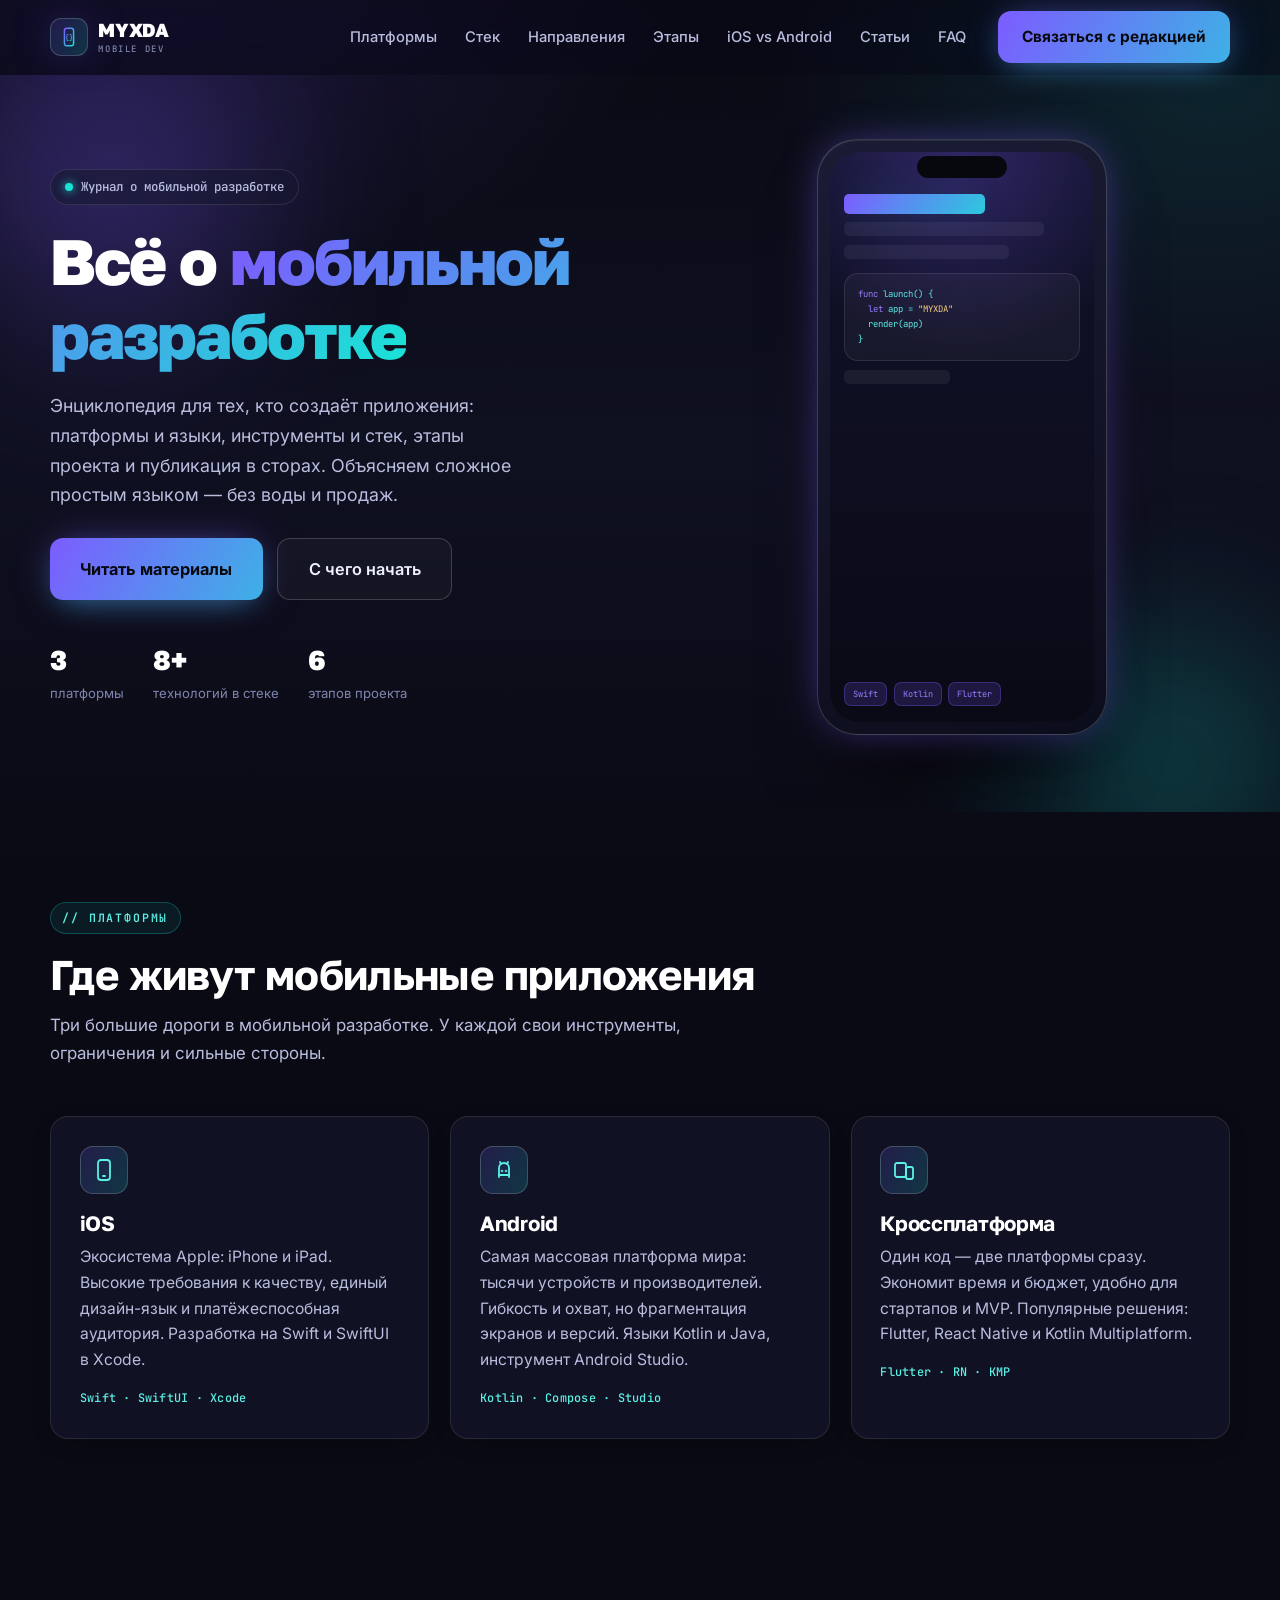
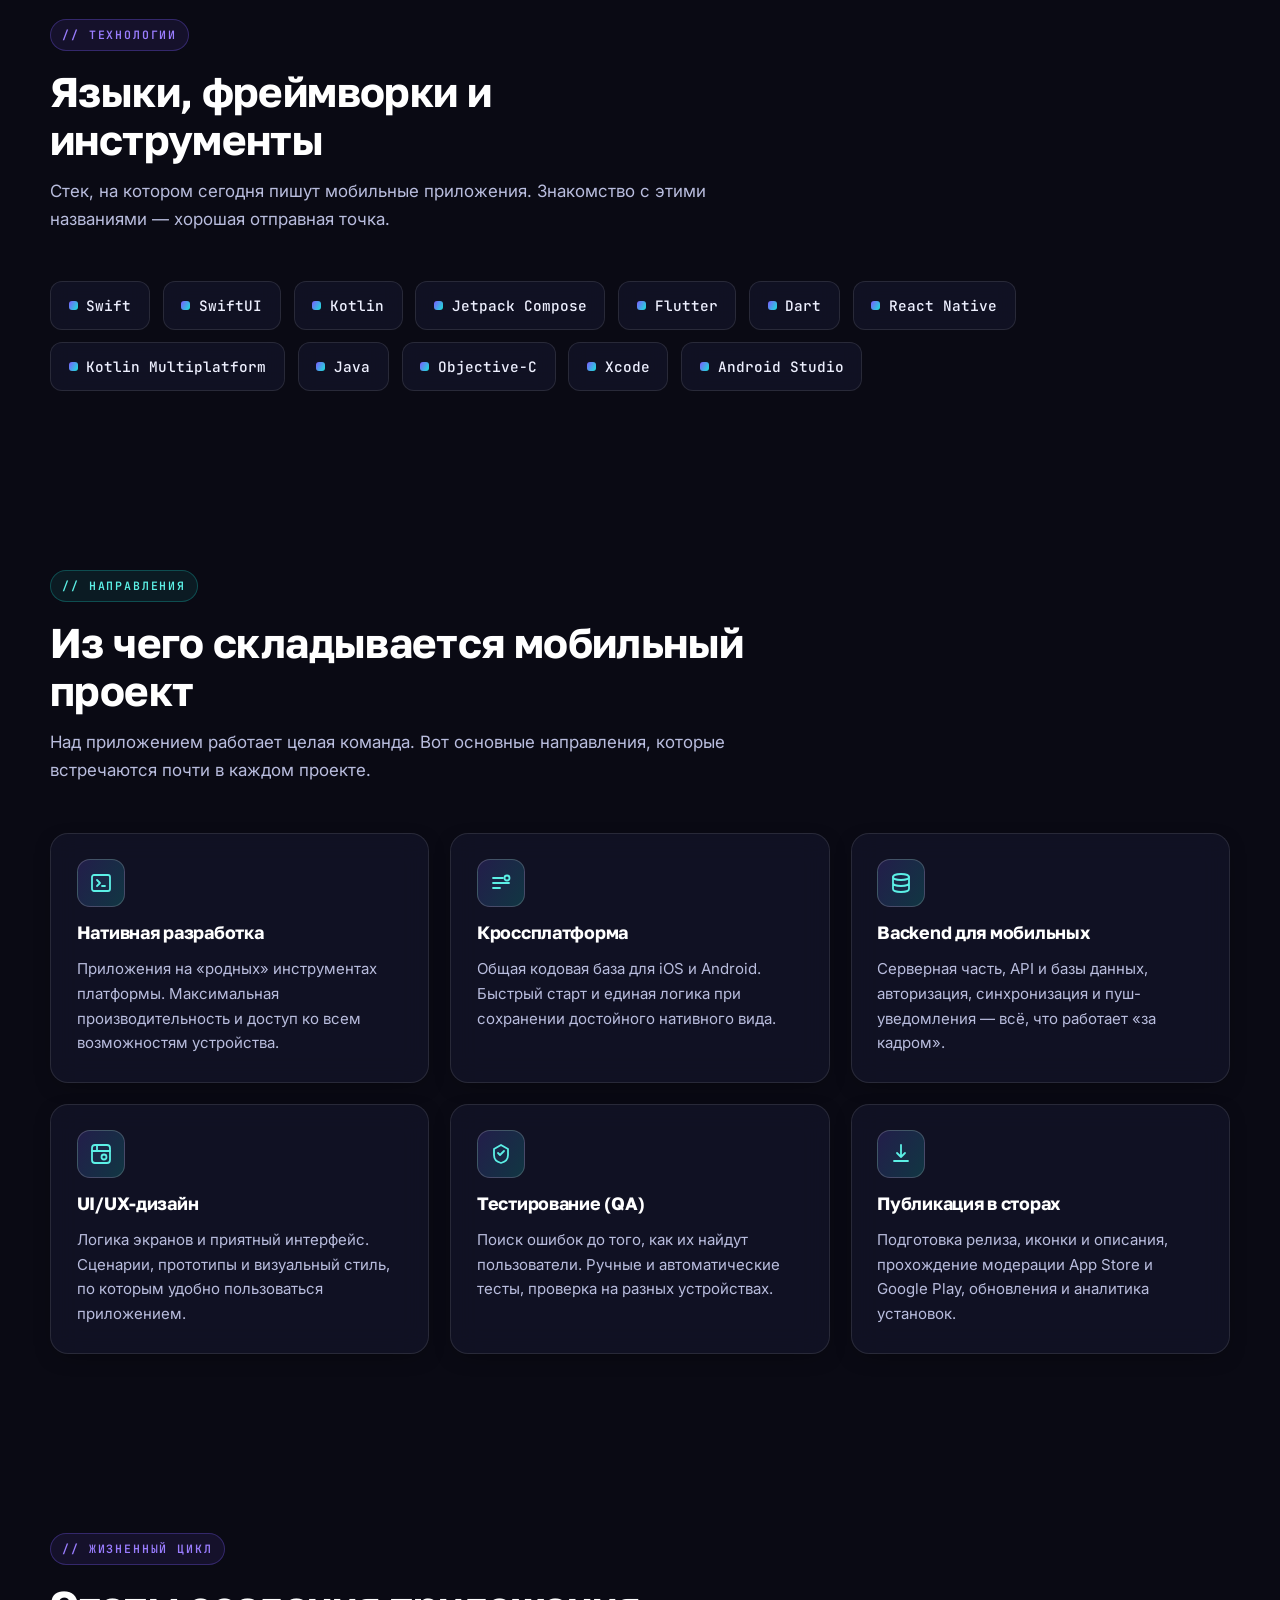
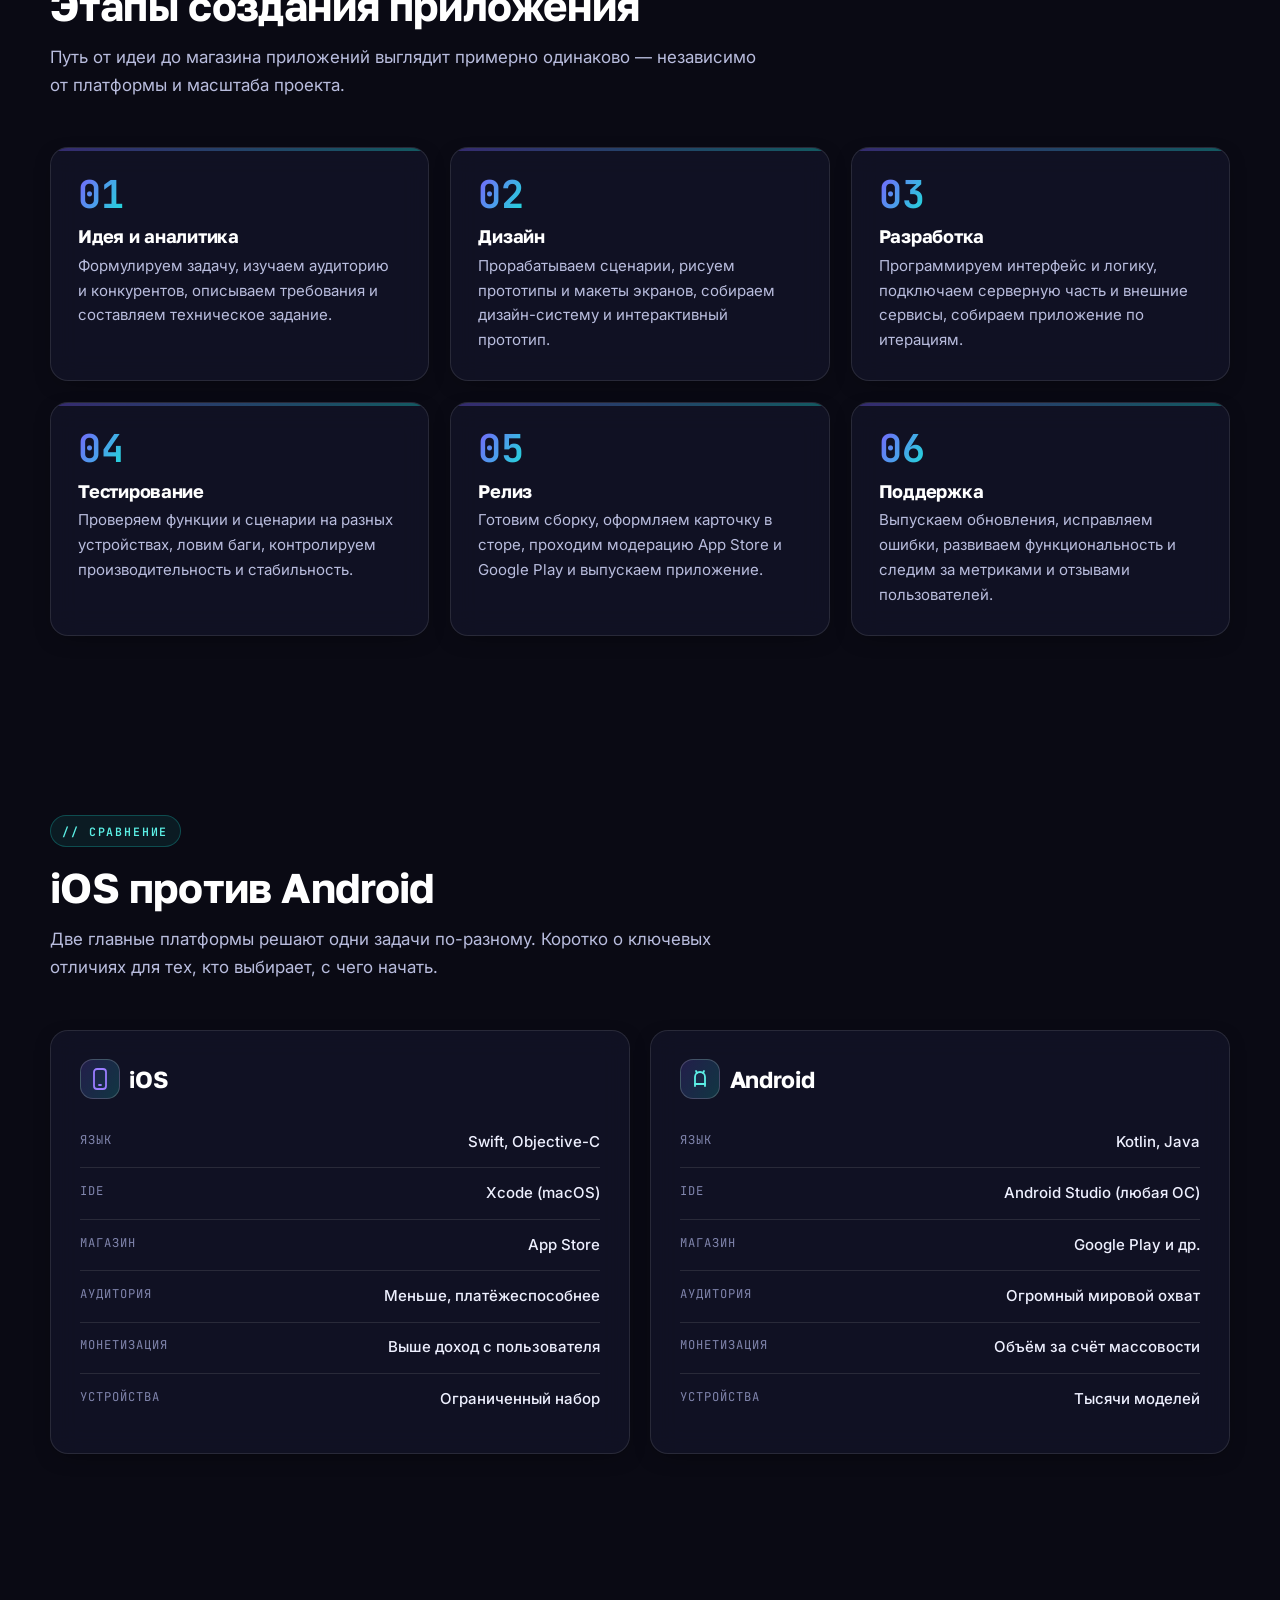
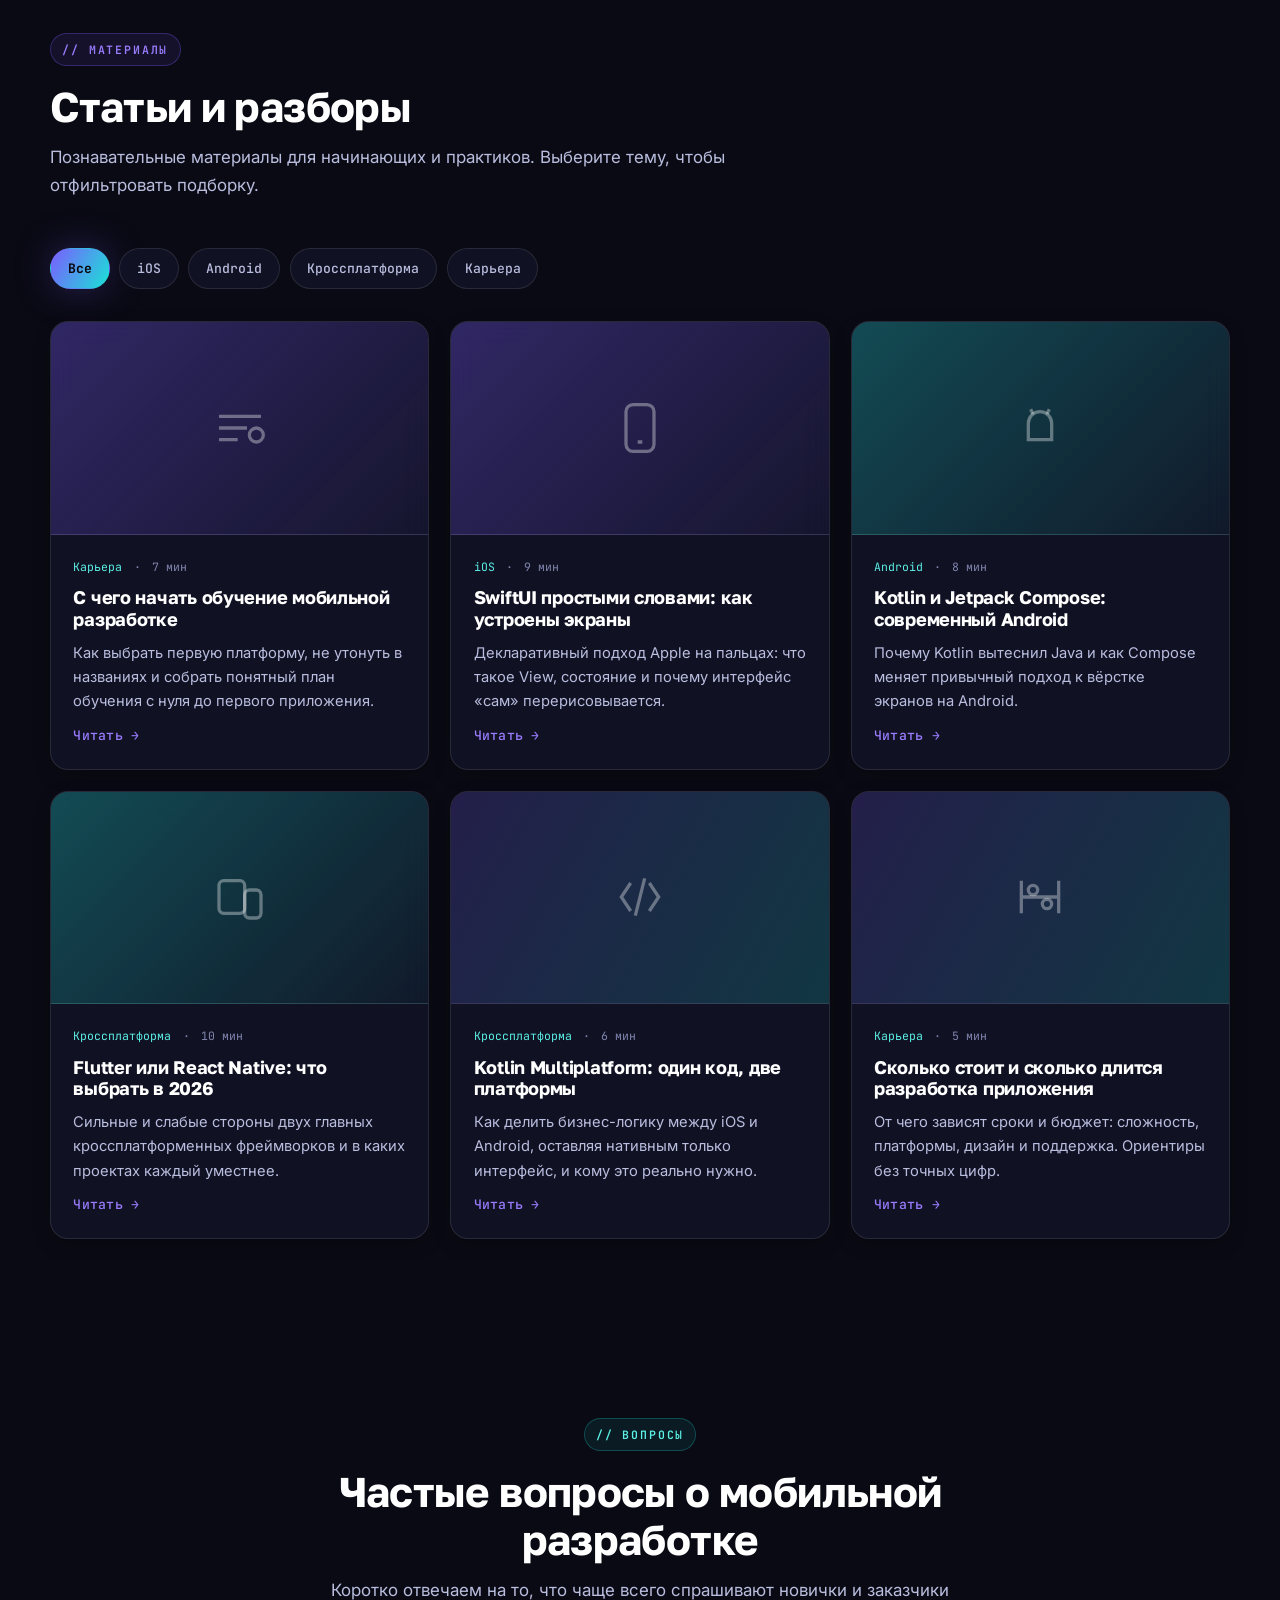
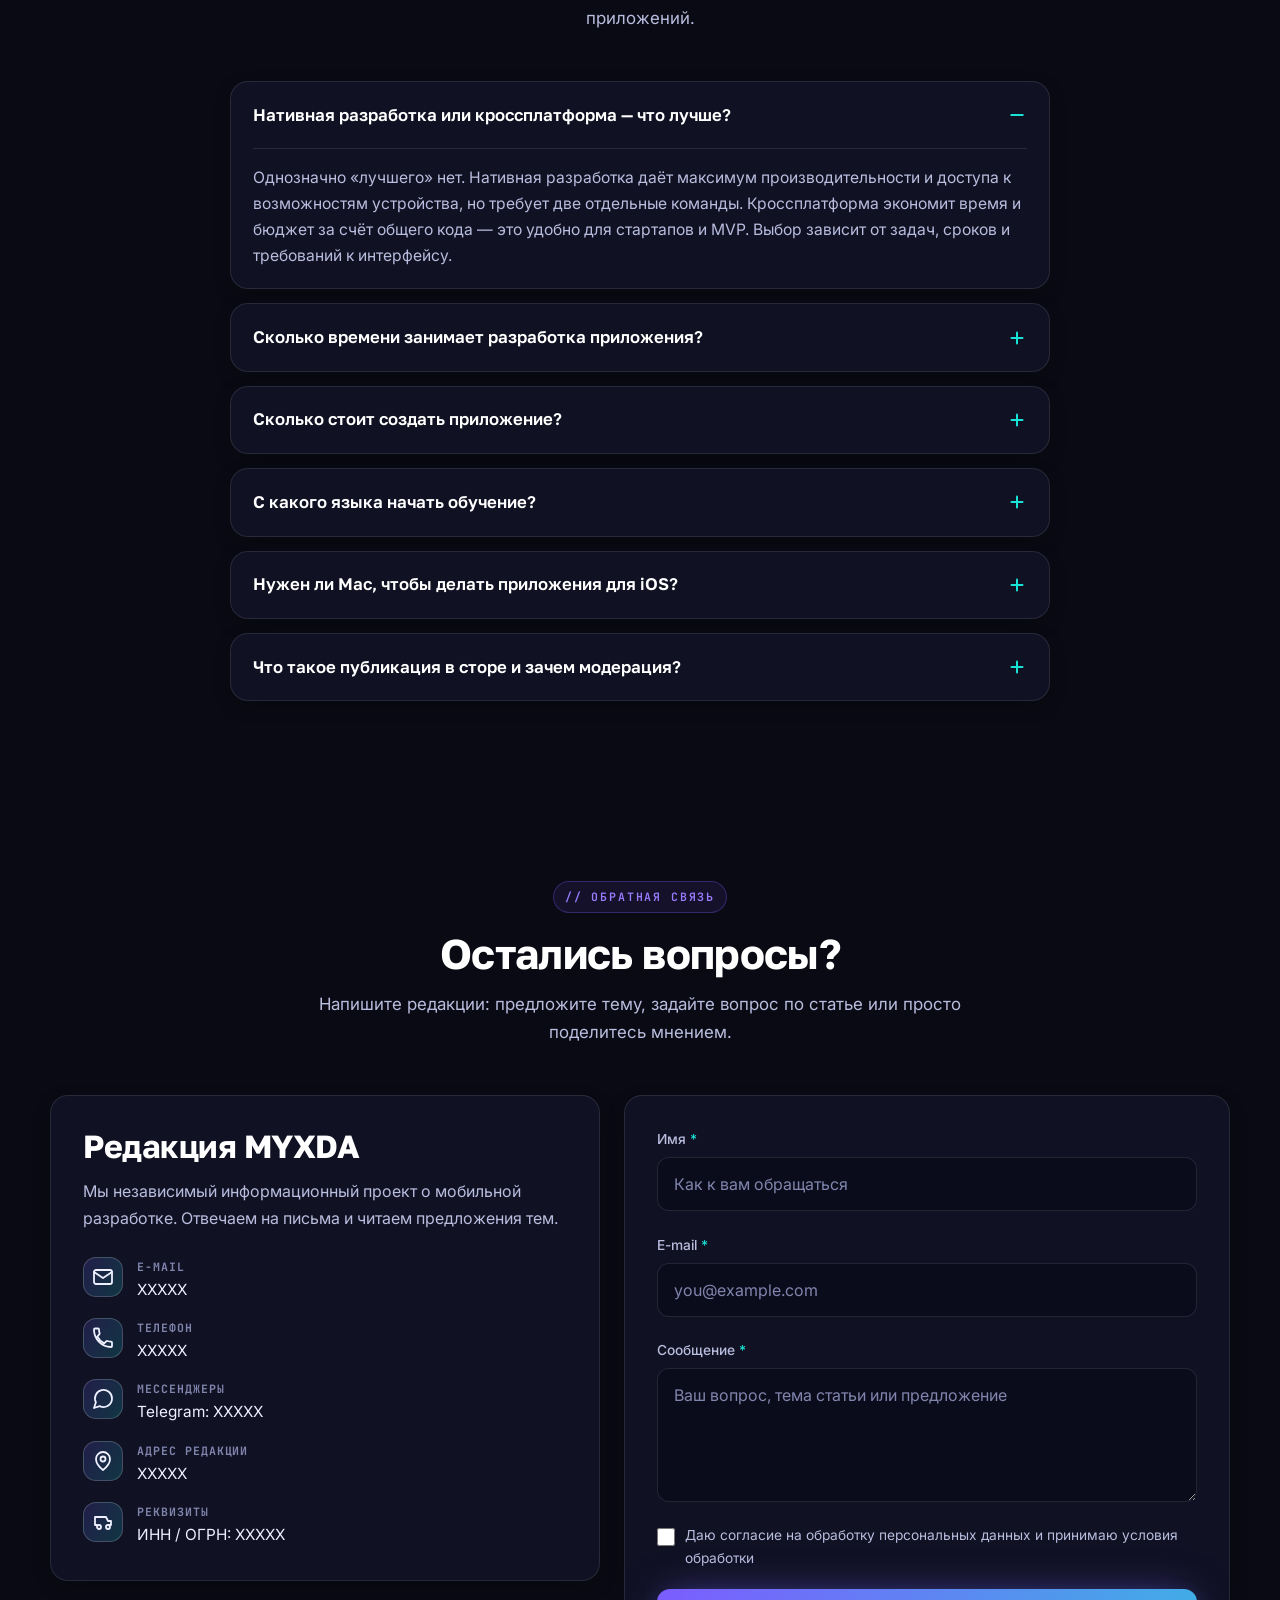
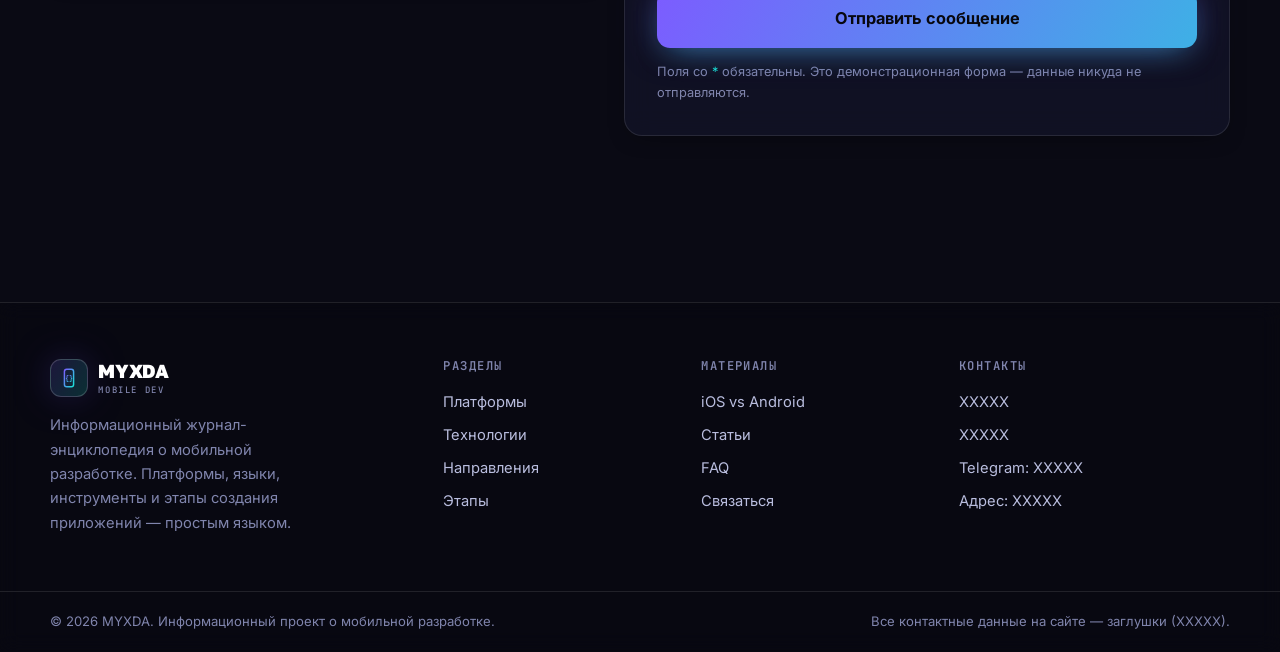
<file: index.html>
<!DOCTYPE html>
<html lang="ru" class="no-js">
<head>
  <script>document.documentElement.className = document.documentElement.className.replace('no-js', 'js');</script>
  <meta charset="UTF-8" />
  <meta name="viewport" content="width=device-width, initial-scale=1.0" />
  <title>MYXDA — всё о мобильной разработке: iOS, Android, кроссплатформа</title>
  <meta name="description" content="Журнал-энциклопедия о мобильной разработке: платформы iOS и Android, языки и стек (Swift, Kotlin, Flutter), этапы создания приложений, сравнение платформ, статьи и FAQ для начинающих и практикующих разработчиков." />
  <meta name="theme-color" content="#0a0a14" />

  <meta property="og:type" content="website" />
  <meta property="og:title" content="MYXDA — всё о мобильной разработке" />
  <meta property="og:description" content="Платформы, языки, инструменты и этапы создания мобильных приложений. Познавательно и по делу." />
  <meta property="og:locale" content="ru_RU" />

  <link rel="icon" href="assets/img/favicon.svg" type="image/svg+xml" />
  <link rel="preconnect" href="https://fonts.googleapis.com" />
  <link rel="preconnect" href="https://fonts.gstatic.com" crossorigin />
  <link href="https://fonts.googleapis.com/css2?family=Golos+Text:wght@500;600;700;800;900&family=Inter:wght@400;500;600;700&family=JetBrains+Mono:wght@400;500;600;700&display=swap" rel="stylesheet" />
  <link rel="stylesheet" href="assets/css/style.css" />

  <script type="application/ld+json">
  {
    "@context": "https://schema.org",
    "@type": "WebSite",
    "name": "MYXDA",
    "url": "https://myxda.ru",
    "description": "Информационный журнал-энциклопедия о мобильной разработке: iOS, Android, кроссплатформенные технологии, языки, инструменты и этапы создания приложений.",
    "inLanguage": "ru-RU",
    "publisher": {
      "@type": "Organization",
      "name": "Редакция MYXDA",
      "email": "ХХХХХ",
      "telephone": "ХХХХХ",
      "address": {
        "@type": "PostalAddress",
        "streetAddress": "ХХХХХ",
        "addressLocality": "ХХХХХ",
        "addressCountry": "RU"
      }
    }
  }
  </script>
</head>
<body>
  <a class="skip-link" href="#main">Перейти к содержимому</a>

  <!-- ===== Header ===== -->
  <header class="hdr" id="hdr">
    <div class="wrap hdr__in">
      <a class="logo" href="#hero" aria-label="MYXDA — на главную">
        <span class="logo__mark" aria-hidden="true">
          <svg viewBox="0 0 24 24" fill="none">
            <rect x="7" y="2.5" width="10" height="19" rx="2.5" stroke="url(#lg)" stroke-width="1.6"/>
            <text x="12" y="14.5" font-family="monospace" font-size="7" font-weight="700" fill="url(#lg)" text-anchor="middle">{}</text>
            <defs><linearGradient id="lg" x1="0" y1="0" x2="1" y2="1"><stop offset="0" stop-color="#7c5cff"/><stop offset="1" stop-color="#19e3d6"/></linearGradient></defs>
          </svg>
        </span>
        <span class="logo__txt">MYXDA<small>mobile&nbsp;dev</small></span>
      </a>

      <nav class="nav" id="nav" aria-label="Основная навигация">
        <a class="nav__link" href="#platforms">Платформы</a>
        <a class="nav__link" href="#stack">Стек</a>
        <a class="nav__link" href="#dirs">Направления</a>
        <a class="nav__link" href="#stages">Этапы</a>
        <a class="nav__link" href="#versus">iOS vs Android</a>
        <a class="nav__link" href="#articles">Статьи</a>
        <a class="nav__link" href="#faq">FAQ</a>
        <a class="btn btn--primary nav__cta" href="#contact">Связаться</a>
      </nav>

      <div class="hdr__actions">
        <a class="btn btn--primary hdr__cta" href="#contact">Связаться с редакцией</a>
        <button class="burger" id="burger" aria-label="Открыть меню" aria-expanded="false" aria-controls="nav">
          <span></span><span></span><span></span>
        </button>
      </div>
    </div>
  </header>

  <main id="main" tabindex="-1">
    <!-- ===== Hero ===== -->
    <section class="hero" id="hero">
      <span class="hero__blob hero__blob--1" aria-hidden="true"></span>
      <span class="hero__blob hero__blob--2" aria-hidden="true"></span>
      <div class="wrap hero__in">
        <div class="hero__main reveal">
          <span class="tag"><span class="tag__dot" aria-hidden="true"></span> Журнал о мобильной разработке</span>
          <h1 class="hero__title">Всё о <span class="grad-text">мобильной разработке</span></h1>
          <p class="hero__lead">
            Энциклопедия для тех, кто создаёт приложения: платформы и языки, инструменты и стек,
            этапы проекта и публикация в сторах. Объясняем сложное простым языком — без воды и продаж.
          </p>
          <div class="hero__cta">
            <a class="btn btn--primary btn--lg" href="#articles">Читать материалы</a>
            <a class="btn btn--ghost btn--lg" href="#platforms">С чего начать</a>
          </div>
          <ul class="hero__facts">
            <li><b>3</b><span>платформы</span></li>
            <li><b>8+</b><span>технологий в стеке</span></li>
            <li><b>6</b><span>этапов проекта</span></li>
          </ul>
        </div>

        <div class="hero__phone reveal" aria-hidden="true">
          <div class="phone">
            <div class="phone__screen">
              <div class="ui-bar ui-bar--accent"></div>
              <div class="ui-bar ui-bar--w85"></div>
              <div class="ui-bar ui-bar--w70"></div>
              <div class="ui-card">
                <pre class="ui-code"><span class="k">func</span> launch() {
  <span class="k">let</span> app = <span class="s">"MYXDA"</span>
  render(app)
}</pre>
              </div>
              <div class="ui-bar ui-bar--w45"></div>
              <div class="ui-chips">
                <span class="ui-chip">Swift</span>
                <span class="ui-chip">Kotlin</span>
                <span class="ui-chip">Flutter</span>
              </div>
            </div>
          </div>
        </div>
      </div>
    </section>

    <!-- ===== Платформы ===== -->
    <section class="sec" id="platforms">
      <div class="wrap">
        <header class="head reveal">
          <span class="eyebrow">// Платформы</span>
          <h2 class="head__title">Где живут мобильные приложения</h2>
          <p class="head__sub">Три большие дороги в мобильной разработке. У каждой свои инструменты, ограничения и сильные стороны.</p>
        </header>

        <div class="plat">
          <article class="plat__card glass reveal">
            <span class="ic" aria-hidden="true"><svg viewBox="0 0 24 24"><rect x="6" y="2" width="12" height="20" rx="3"/><path d="M11 18h2"/></svg></span>
            <h3>iOS</h3>
            <p>Экосистема Apple: iPhone и iPad. Высокие требования к качеству, единый дизайн-язык и платёжеспособная аудитория. Разработка на Swift и SwiftUI в Xcode.</p>
            <span class="plat__tag mono">Swift · SwiftUI · Xcode</span>
          </article>
          <article class="plat__card glass reveal">
            <span class="ic" aria-hidden="true"><svg viewBox="0 0 24 24"><path d="M7 10a5 5 0 0 1 10 0v7H7z"/><path d="M7 17v2M17 17v2M9 6 8 4M15 6l1-2"/><circle cx="10" cy="13" r=".4" fill="currentColor"/><circle cx="14" cy="13" r=".4" fill="currentColor"/></svg></span>
            <h3>Android</h3>
            <p>Самая массовая платформа мира: тысячи устройств и производителей. Гибкость и охват, но фрагментация экранов и версий. Языки Kotlin и Java, инструмент Android Studio.</p>
            <span class="plat__tag mono">Kotlin · Compose · Studio</span>
          </article>
          <article class="plat__card glass reveal">
            <span class="ic" aria-hidden="true"><svg viewBox="0 0 24 24"><rect x="3" y="5" width="11" height="14" rx="2"/><rect x="14" y="9" width="7" height="12" rx="2"/></svg></span>
            <h3>Кроссплатформа</h3>
            <p>Один код — две платформы сразу. Экономит время и бюджет, удобно для стартапов и MVP. Популярные решения: Flutter, React Native и Kotlin Multiplatform.</p>
            <span class="plat__tag mono">Flutter · RN · KMP</span>
          </article>
        </div>
      </div>
    </section>

    <!-- ===== Стек ===== -->
    <section class="sec" id="stack">
      <div class="wrap">
        <header class="head reveal">
          <span class="eyebrow eyebrow--v">// Технологии</span>
          <h2 class="head__title">Языки, фреймворки и инструменты</h2>
          <p class="head__sub">Стек, на котором сегодня пишут мобильные приложения. Знакомство с этими названиями — хорошая отправная точка.</p>
        </header>

        <div class="stack reveal">
          <span class="chip"><span class="chip__dot" aria-hidden="true"></span>Swift</span>
          <span class="chip"><span class="chip__dot" aria-hidden="true"></span>SwiftUI</span>
          <span class="chip"><span class="chip__dot" aria-hidden="true"></span>Kotlin</span>
          <span class="chip"><span class="chip__dot" aria-hidden="true"></span>Jetpack Compose</span>
          <span class="chip"><span class="chip__dot" aria-hidden="true"></span>Flutter</span>
          <span class="chip"><span class="chip__dot" aria-hidden="true"></span>Dart</span>
          <span class="chip"><span class="chip__dot" aria-hidden="true"></span>React Native</span>
          <span class="chip"><span class="chip__dot" aria-hidden="true"></span>Kotlin Multiplatform</span>
          <span class="chip"><span class="chip__dot" aria-hidden="true"></span>Java</span>
          <span class="chip"><span class="chip__dot" aria-hidden="true"></span>Objective-C</span>
          <span class="chip"><span class="chip__dot" aria-hidden="true"></span>Xcode</span>
          <span class="chip"><span class="chip__dot" aria-hidden="true"></span>Android Studio</span>
        </div>
      </div>
    </section>

    <!-- ===== Направления ===== -->
    <section class="sec" id="dirs">
      <div class="wrap">
        <header class="head reveal">
          <span class="eyebrow">// Направления</span>
          <h2 class="head__title">Из чего складывается мобильный проект</h2>
          <p class="head__sub">Над приложением работает целая команда. Вот основные направления, которые встречаются почти в каждом проекте.</p>
        </header>

        <div class="dirs">
          <article class="dir glass reveal">
            <span class="ic" aria-hidden="true"><svg viewBox="0 0 24 24"><path d="m8 9 3 3-3 3M13 15h3"/><rect x="3" y="4" width="18" height="16" rx="2"/></svg></span>
            <h3>Нативная разработка</h3>
            <p>Приложения на «родных» инструментах платформы. Максимальная производительность и доступ ко всем возможностям устройства.</p>
          </article>
          <article class="dir glass reveal">
            <span class="ic" aria-hidden="true"><svg viewBox="0 0 24 24"><path d="M4 7h10M4 12h16M4 17h7"/><circle cx="18" cy="7" r="2.5"/></svg></span>
            <h3>Кроссплатформа</h3>
            <p>Общая кодовая база для iOS и Android. Быстрый старт и единая логика при сохранении достойного нативного вида.</p>
          </article>
          <article class="dir glass reveal">
            <span class="ic" aria-hidden="true"><svg viewBox="0 0 24 24"><ellipse cx="12" cy="6" rx="8" ry="3"/><path d="M4 6v6c0 1.7 3.6 3 8 3s8-1.3 8-3V6M4 12v6c0 1.7 3.6 3 8 3s8-1.3 8-3v-6"/></svg></span>
            <h3>Backend для мобильных</h3>
            <p>Серверная часть, API и базы данных, авторизация, синхронизация и пуш-уведомления — всё, что работает «за кадром».</p>
          </article>
          <article class="dir glass reveal">
            <span class="ic" aria-hidden="true"><svg viewBox="0 0 24 24"><rect x="3" y="3" width="18" height="18" rx="3"/><path d="M3 9h18M8 3v6"/><circle cx="15" cy="15" r="2.5"/></svg></span>
            <h3>UI/UX-дизайн</h3>
            <p>Логика экранов и приятный интерфейс. Сценарии, прототипы и визуальный стиль, по которым удобно пользоваться приложением.</p>
          </article>
          <article class="dir glass reveal">
            <span class="ic" aria-hidden="true"><svg viewBox="0 0 24 24"><path d="M9 11l2 2 4-4"/><path d="M5 7l7-4 7 4v6c0 4-3 7-7 8-4-1-7-4-7-8z"/></svg></span>
            <h3>Тестирование (QA)</h3>
            <p>Поиск ошибок до того, как их найдут пользователи. Ручные и автоматические тесты, проверка на разных устройствах.</p>
          </article>
          <article class="dir glass reveal">
            <span class="ic" aria-hidden="true"><svg viewBox="0 0 24 24"><path d="M12 3v12M8 11l4 4 4-4"/><path d="M5 19h14"/></svg></span>
            <h3>Публикация в сторах</h3>
            <p>Подготовка релиза, иконки и описания, прохождение модерации App Store и Google Play, обновления и аналитика установок.</p>
          </article>
        </div>
      </div>
    </section>

    <!-- ===== Этапы ===== -->
    <section class="sec" id="stages">
      <div class="wrap">
        <header class="head reveal">
          <span class="eyebrow eyebrow--v">// Жизненный цикл</span>
          <h2 class="head__title">Этапы создания приложения</h2>
          <p class="head__sub">Путь от идеи до магазина приложений выглядит примерно одинаково — независимо от платформы и масштаба проекта.</p>
        </header>

        <div class="steps">
          <article class="step glass reveal"><span class="step__n">01</span><h3>Идея и аналитика</h3><p>Формулируем задачу, изучаем аудиторию и конкурентов, описываем требования и составляем техническое задание.</p></article>
          <article class="step glass reveal"><span class="step__n">02</span><h3>Дизайн</h3><p>Прорабатываем сценарии, рисуем прототипы и макеты экранов, собираем дизайн-систему и интерактивный прототип.</p></article>
          <article class="step glass reveal"><span class="step__n">03</span><h3>Разработка</h3><p>Программируем интерфейс и логику, подключаем серверную часть и внешние сервисы, собираем приложение по итерациям.</p></article>
          <article class="step glass reveal"><span class="step__n">04</span><h3>Тестирование</h3><p>Проверяем функции и сценарии на разных устройствах, ловим баги, контролируем производительность и стабильность.</p></article>
          <article class="step glass reveal"><span class="step__n">05</span><h3>Релиз</h3><p>Готовим сборку, оформляем карточку в сторе, проходим модерацию App Store и Google Play и выпускаем приложение.</p></article>
          <article class="step glass reveal"><span class="step__n">06</span><h3>Поддержка</h3><p>Выпускаем обновления, исправляем ошибки, развиваем функциональность и следим за метриками и отзывами пользователей.</p></article>
        </div>
      </div>
    </section>

    <!-- ===== iOS vs Android ===== -->
    <section class="sec" id="versus">
      <div class="wrap">
        <header class="head reveal">
          <span class="eyebrow">// Сравнение</span>
          <h2 class="head__title">iOS против Android</h2>
          <p class="head__sub">Две главные платформы решают одни задачи по-разному. Коротко о ключевых отличиях для тех, кто выбирает, с чего начать.</p>
        </header>

        <div class="versus">
          <article class="vs-col vs-col--ios glass reveal">
            <h3><span class="ic" aria-hidden="true"><svg viewBox="0 0 24 24"><rect x="6" y="2" width="12" height="20" rx="3"/><path d="M11 18h2"/></svg></span>iOS</h3>
            <dl>
              <div class="vs-row"><dt>Язык</dt><dd>Swift, Objective-C</dd></div>
              <div class="vs-row"><dt>IDE</dt><dd>Xcode (macOS)</dd></div>
              <div class="vs-row"><dt>Магазин</dt><dd>App Store</dd></div>
              <div class="vs-row"><dt>Аудитория</dt><dd>Меньше, платёжеспособнее</dd></div>
              <div class="vs-row"><dt>Монетизация</dt><dd>Выше доход с пользователя</dd></div>
              <div class="vs-row"><dt>Устройства</dt><dd>Ограниченный набор</dd></div>
            </dl>
          </article>
          <article class="vs-col vs-col--droid glass reveal">
            <h3><span class="ic" aria-hidden="true"><svg viewBox="0 0 24 24"><path d="M7 10a5 5 0 0 1 10 0v7H7z"/><path d="M7 17v2M17 17v2M9 6 8 4M15 6l1-2"/></svg></span>Android</h3>
            <dl>
              <div class="vs-row"><dt>Язык</dt><dd>Kotlin, Java</dd></div>
              <div class="vs-row"><dt>IDE</dt><dd>Android Studio (любая ОС)</dd></div>
              <div class="vs-row"><dt>Магазин</dt><dd>Google Play и др.</dd></div>
              <div class="vs-row"><dt>Аудитория</dt><dd>Огромный мировой охват</dd></div>
              <div class="vs-row"><dt>Монетизация</dt><dd>Объём за счёт массовости</dd></div>
              <div class="vs-row"><dt>Устройства</dt><dd>Тысячи моделей</dd></div>
            </dl>
          </article>
        </div>
      </div>
    </section>

    <!-- ===== Статьи (фильтр по тегам) ===== -->
    <section class="sec" id="articles">
      <div class="wrap">
        <header class="head reveal">
          <span class="eyebrow eyebrow--v">// Материалы</span>
          <h2 class="head__title">Статьи и разборы</h2>
          <p class="head__sub">Познавательные материалы для начинающих и практиков. Выберите тему, чтобы отфильтровать подборку.</p>
        </header>

        <div class="filter reveal" role="group" aria-label="Фильтр статей по темам">
          <button class="filter__tab is-active" data-cat="all" aria-pressed="true">Все</button>
          <button class="filter__tab" data-cat="ios" aria-pressed="false">iOS</button>
          <button class="filter__tab" data-cat="android" aria-pressed="false">Android</button>
          <button class="filter__tab" data-cat="cross" aria-pressed="false">Кроссплатформа</button>
          <button class="filter__tab" data-cat="career" aria-pressed="false">Карьера</button>
        </div>
        <p class="visually-hidden" id="artStatus" role="status" aria-live="polite"></p>

        <div class="arts">
          <article class="art glass reveal" data-cat="career">
            <div class="art__cover art__cover--v" aria-hidden="true"><svg viewBox="0 0 24 24"><path d="M3 7h18M3 12h12M3 17h8"/><circle cx="19" cy="15" r="3"/></svg></div>
            <div class="art__body">
              <div class="art__meta"><span class="art__cat">Карьера</span><span>·</span><span>7 мин</span></div>
              <h3>С чего начать обучение мобильной разработке</h3>
              <p>Как выбрать первую платформу, не утонуть в названиях и собрать понятный план обучения с нуля до первого приложения.</p>
              <a class="art__more mono" href="articles/start-mobile-dev.html">Читать →</a>
            </div>
          </article>

          <article class="art glass reveal" data-cat="ios">
            <div class="art__cover art__cover--v" aria-hidden="true"><svg viewBox="0 0 24 24"><rect x="6" y="2" width="12" height="20" rx="3"/><path d="M11 18h2"/></svg></div>
            <div class="art__body">
              <div class="art__meta"><span class="art__cat">iOS</span><span>·</span><span>9 мин</span></div>
              <h3>SwiftUI простыми словами: как устроены экраны</h3>
              <p>Декларативный подход Apple на пальцах: что такое View, состояние и почему интерфейс «сам» перерисовывается.</p>
              <a class="art__more mono" href="articles/swiftui-basics.html">Читать →</a>
            </div>
          </article>

          <article class="art glass reveal" data-cat="android">
            <div class="art__cover art__cover--c" aria-hidden="true"><svg viewBox="0 0 24 24"><path d="M7 10a5 5 0 0 1 10 0v7H7z"/><path d="M9 6 8 4M15 6l1-2"/></svg></div>
            <div class="art__body">
              <div class="art__meta"><span class="art__cat">Android</span><span>·</span><span>8 мин</span></div>
              <h3>Kotlin и Jetpack Compose: современный Android</h3>
              <p>Почему Kotlin вытеснил Java и как Compose меняет привычный подход к вёрстке экранов на Android.</p>
              <a class="art__more mono" href="articles/kotlin-compose.html">Читать →</a>
            </div>
          </article>

          <article class="art glass reveal" data-cat="cross">
            <div class="art__cover art__cover--c" aria-hidden="true"><svg viewBox="0 0 24 24"><rect x="3" y="5" width="11" height="14" rx="2"/><rect x="14" y="9" width="7" height="12" rx="2"/></svg></div>
            <div class="art__body">
              <div class="art__meta"><span class="art__cat">Кроссплатформа</span><span>·</span><span>10 мин</span></div>
              <h3>Flutter или React Native: что выбрать в 2026</h3>
              <p>Сильные и слабые стороны двух главных кроссплатформенных фреймворков и в каких проектах каждый уместнее.</p>
              <a class="art__more mono" href="articles/flutter-vs-react-native.html">Читать →</a>
            </div>
          </article>

          <article class="art glass reveal" data-cat="cross">
            <div class="art__cover" aria-hidden="true"><svg viewBox="0 0 24 24"><path d="M8 6 4 12l4 6M16 6l4 6-4 6M14 4l-4 16"/></svg></div>
            <div class="art__body">
              <div class="art__meta"><span class="art__cat">Кроссплатформа</span><span>·</span><span>6 мин</span></div>
              <h3>Kotlin Multiplatform: один код, две платформы</h3>
              <p>Как делить бизнес-логику между iOS и Android, оставляя нативным только интерфейс, и кому это реально нужно.</p>
              <a class="art__more mono" href="articles/kotlin-multiplatform.html">Читать →</a>
            </div>
          </article>

          <article class="art glass reveal" data-cat="career">
            <div class="art__cover" aria-hidden="true"><svg viewBox="0 0 24 24"><path d="M4 19V5M20 19V5M4 12h16"/><circle cx="9" cy="9" r="2"/><circle cx="15" cy="15" r="2"/></svg></div>
            <div class="art__body">
              <div class="art__meta"><span class="art__cat">Карьера</span><span>·</span><span>5 мин</span></div>
              <h3>Сколько стоит и сколько длится разработка приложения</h3>
              <p>От чего зависят сроки и бюджет: сложность, платформы, дизайн и поддержка. Ориентиры без точных цифр.</p>
              <a class="art__more mono" href="articles/app-cost-and-time.html">Читать →</a>
            </div>
          </article>
        </div>
      </div>
    </section>

    <!-- ===== FAQ ===== -->
    <section class="sec" id="faq">
      <div class="wrap">
        <header class="head head--center reveal">
          <span class="eyebrow">// Вопросы</span>
          <h2 class="head__title">Частые вопросы о мобильной разработке</h2>
          <p class="head__sub">Коротко отвечаем на то, что чаще всего спрашивают новички и заказчики приложений.</p>
        </header>

        <div class="faq">
          <details class="faq__item glass reveal" open>
            <summary>Нативная разработка или кроссплатформа — что лучше?<span class="faq__sign" aria-hidden="true"></span></summary>
            <div class="faq__a"><p>Однозначно «лучшего» нет. Нативная разработка даёт максимум производительности и доступа к возможностям устройства, но требует две отдельные команды. Кроссплатформа экономит время и бюджет за счёт общего кода — это удобно для стартапов и MVP. Выбор зависит от задач, сроков и требований к интерфейсу.</p></div>
          </details>
          <details class="faq__item glass reveal">
            <summary>Сколько времени занимает разработка приложения?<span class="faq__sign" aria-hidden="true"></span></summary>
            <div class="faq__a"><p>В среднем простое приложение делают за несколько недель, средний проект — за 3–6 месяцев, а крупный продукт может развиваться годами. Сроки сильно зависят от сложности логики, количества экранов, дизайна, серверной части и числа платформ.</p></div>
          </details>
          <details class="faq__item glass reveal">
            <summary>Сколько стоит создать приложение?<span class="faq__sign" aria-hidden="true"></span></summary>
            <div class="faq__a"><p>Стоимость складывается из объёма работ дизайна, разработки, тестирования и поддержки. На цену влияют число платформ, интеграции с внешними сервисами и сложность интерфейса. Точную сумму всегда считают под конкретное техническое задание, а не «в среднем».</p></div>
          </details>
          <details class="faq__item glass reveal">
            <summary>С какого языка начать обучение?<span class="faq__sign" aria-hidden="true"></span></summary>
            <div class="faq__a"><p>Если интересен мир Apple — учите Swift и SwiftUI. Тянет к самой массовой платформе — начните с Kotlin под Android. Хочется сразу две платформы и быстрый результат — посмотрите на Flutter с языком Dart. Главное — выбрать одно направление и довести первый проект до конца.</p></div>
          </details>
          <details class="faq__item glass reveal">
            <summary>Нужен ли Mac, чтобы делать приложения для iOS?<span class="faq__sign" aria-hidden="true"></span></summary>
            <div class="faq__a"><p>Да, для полноценной разработки и сборки под iOS нужен компьютер на macOS с установленным Xcode. Под Android таких ограничений нет — Android Studio работает на Windows, macOS и Linux.</p></div>
          </details>
          <details class="faq__item glass reveal">
            <summary>Что такое публикация в сторе и зачем модерация?<span class="faq__sign" aria-hidden="true"></span></summary>
            <div class="faq__a"><p>Чтобы приложение появилось в App Store или Google Play, его нужно собрать в релизную сборку, оформить карточку (иконка, скриншоты, описание) и пройти проверку магазина. Модерация следит за безопасностью, правилами платформы и качеством — это нормальный обязательный этап перед запуском.</p></div>
          </details>
        </div>
      </div>
    </section>

    <!-- ===== Контакты / обратная связь ===== -->
    <section class="sec" id="contact">
      <div class="wrap">
        <header class="head head--center reveal">
          <span class="eyebrow eyebrow--v">// Обратная связь</span>
          <h2 class="head__title">Остались вопросы?</h2>
          <p class="head__sub">Напишите редакции: предложите тему, задайте вопрос по статье или просто поделитесь мнением.</p>
        </header>

        <div class="contact">
          <div class="contact__info glass reveal">
            <h3>Редакция MYXDA</h3>
            <p class="contact__sub">Мы независимый информационный проект о мобильной разработке. Отвечаем на письма и читаем предложения тем.</p>
            <ul class="contact__list">
              <li><span class="ic" aria-hidden="true"><svg viewBox="0 0 24 24"><rect x="3" y="5" width="18" height="14" rx="2"/><path d="m3 7 9 6 9-6"/></svg></span><div><b>E-mail</b><a href="mailto:ХХХХХ">ХХХХХ</a></div></li>
              <li><span class="ic" aria-hidden="true"><svg viewBox="0 0 24 24"><path d="M6.6 10.8c1.4 2.8 3.8 5.1 6.6 6.6l2.2-2.2c.3-.3.7-.4 1-.2 1.1.4 2.3.6 3.6.6.6 0 1 .4 1 1V20c0 .6-.4 1-1 1C10.8 21 3 13.2 3 3.5c0-.6.4-1 1-1H7c.6 0 1 .4 1 1 0 1.2.2 2.4.6 3.6.1.4 0 .8-.2 1l-2.2 2.7z"/></svg></span><div><b>Телефон</b><a href="tel:ХХХХХ">ХХХХХ</a></div></li>
              <li><span class="ic" aria-hidden="true"><svg viewBox="0 0 24 24"><path d="M21 11.5a8.5 8.5 0 0 1-12.3 7.6L3 21l1.9-5.7A8.5 8.5 0 1 1 21 11.5Z"/></svg></span><div><b>Мессенджеры</b><span>Telegram: ХХХХХ</span></div></li>
              <li><span class="ic" aria-hidden="true"><svg viewBox="0 0 24 24"><path d="M12 21s-7-5.5-7-11a7 7 0 0 1 14 0c0 5.5-7 11-7 11Z"/><circle cx="12" cy="10" r="2.5"/></svg></span><div><b>Адрес редакции</b><span>ХХХХХ</span></div></li>
              <li><span class="ic" aria-hidden="true"><svg viewBox="0 0 24 24"><path d="M4 7h11l2 4h3v4h-2M4 7v8h2"/><circle cx="8" cy="17" r="2"/><circle cx="17" cy="17" r="2"/></svg></span><div><b>Реквизиты</b><span>ИНН / ОГРН: ХХХХХ</span></div></li>
            </ul>
          </div>

          <form class="form glass reveal" id="contactForm" novalidate>
            <div class="grid2">
              <label class="field field--full">
                <span class="field__label">Имя <i>*</i></span>
                <input class="field__input" type="text" name="name" placeholder="Как к вам обращаться" autocomplete="name" aria-describedby="cf-name-error" required />
                <span class="field__error" id="cf-name-error" role="alert">Укажите имя</span>
              </label>
              <label class="field field--full">
                <span class="field__label">E-mail <i>*</i></span>
                <input class="field__input" type="email" name="email" placeholder="you@example.com" autocomplete="email" aria-describedby="cf-email-error" required />
                <span class="field__error" id="cf-email-error" role="alert">Укажите корректный e-mail</span>
              </label>
              <label class="field field--full">
                <span class="field__label">Сообщение <i>*</i></span>
                <textarea class="field__input" name="message" rows="4" placeholder="Ваш вопрос, тема статьи или предложение" aria-describedby="cf-msg-error" required></textarea>
                <span class="field__error" id="cf-msg-error" role="alert">Напишите сообщение (минимум 5 символов)</span>
              </label>
            </div>
            <label class="consent">
              <input type="checkbox" name="consent" required />
              <span>Даю согласие на обработку персональных данных и принимаю условия обработки</span>
            </label>
            <button class="btn btn--primary btn--lg btn--block" type="submit">Отправить сообщение</button>
            <p class="form__note">Поля со <i>*</i> обязательны. Это демонстрационная форма — данные никуда не отправляются.</p>

            <div class="form-ok" id="formSuccess" role="status" aria-live="polite" hidden>
              <svg class="form-ok__ic" viewBox="0 0 24 24" aria-hidden="true"><circle cx="12" cy="12" r="10"/><path d="m8 12 3 3 5-6"/></svg>
              <h3>Сообщение отправлено!</h3>
              <p>Спасибо! Редакция получила ваше письмо и ответит при необходимости.</p>
            </div>
          </form>
        </div>
      </div>
    </section>
  </main>

  <!-- ===== Footer ===== -->
  <footer class="foot">
    <div class="wrap foot__in">
      <div class="foot__brand">
        <a class="logo" href="#hero" aria-label="MYXDA">
          <span class="logo__mark" aria-hidden="true">
            <svg viewBox="0 0 24 24" fill="none">
              <rect x="7" y="2.5" width="10" height="19" rx="2.5" stroke="url(#lg2)" stroke-width="1.6"/>
              <text x="12" y="14.5" font-family="monospace" font-size="7" font-weight="700" fill="url(#lg2)" text-anchor="middle">{}</text>
              <defs><linearGradient id="lg2" x1="0" y1="0" x2="1" y2="1"><stop offset="0" stop-color="#7c5cff"/><stop offset="1" stop-color="#19e3d6"/></linearGradient></defs>
            </svg>
          </span>
          <span class="logo__txt">MYXDA<small>mobile&nbsp;dev</small></span>
        </a>
        <p class="foot__about">Информационный журнал-энциклопедия о мобильной разработке. Платформы, языки, инструменты и этапы создания приложений — простым языком.</p>
      </div>
      <nav class="foot__col" aria-label="Разделы">
        <h4>Разделы</h4>
        <a href="#platforms">Платформы</a>
        <a href="#stack">Технологии</a>
        <a href="#dirs">Направления</a>
        <a href="#stages">Этапы</a>
      </nav>
      <nav class="foot__col" aria-label="Материалы">
        <h4>Материалы</h4>
        <a href="#versus">iOS vs Android</a>
        <a href="#articles">Статьи</a>
        <a href="#faq">FAQ</a>
        <a href="#contact">Связаться</a>
      </nav>
      <div class="foot__col foot__contacts">
        <h4>Контакты</h4>
        <p><a href="mailto:ХХХХХ">ХХХХХ</a></p>
        <p><a href="tel:ХХХХХ">ХХХХХ</a></p>
        <p>Telegram: ХХХХХ</p>
        <p>Адрес: ХХХХХ</p>
      </div>
    </div>
    <div class="foot__bottom">
      <div class="wrap foot__bottom-in">
        <span>© <span id="year">2026</span> MYXDA. Информационный проект о мобильной разработке.</span>
        <span>Все контактные данные на сайте — заглушки (ХХХХХ).</span>
      </div>
    </div>
  </footer>

  <button class="totop" id="toTop" aria-label="Наверх" hidden>
    <svg viewBox="0 0 24 24" aria-hidden="true"><path d="m6 15 6-6 6 6"/></svg>
  </button>

  <div class="toast" id="toast" role="status" aria-live="polite"></div>

  <script src="assets/js/main.js" defer></script>
</body>
</html>
</file>
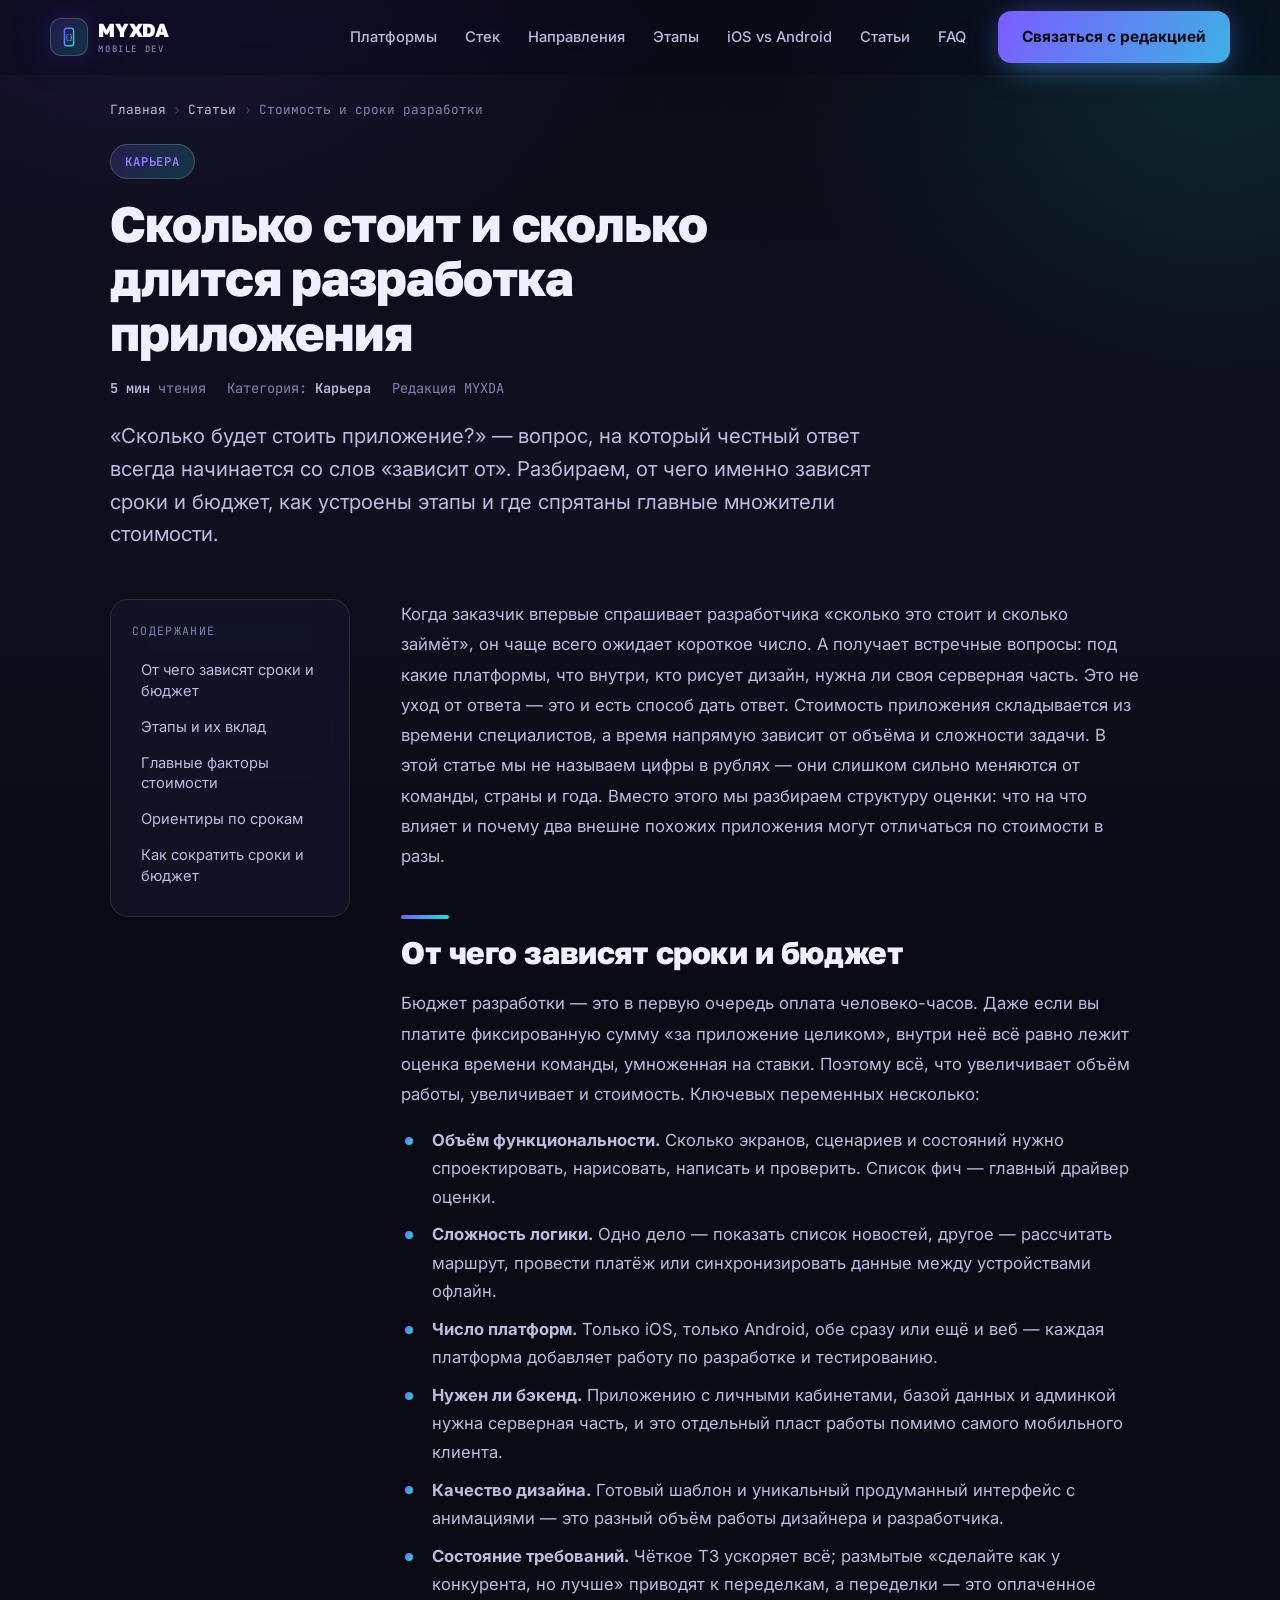
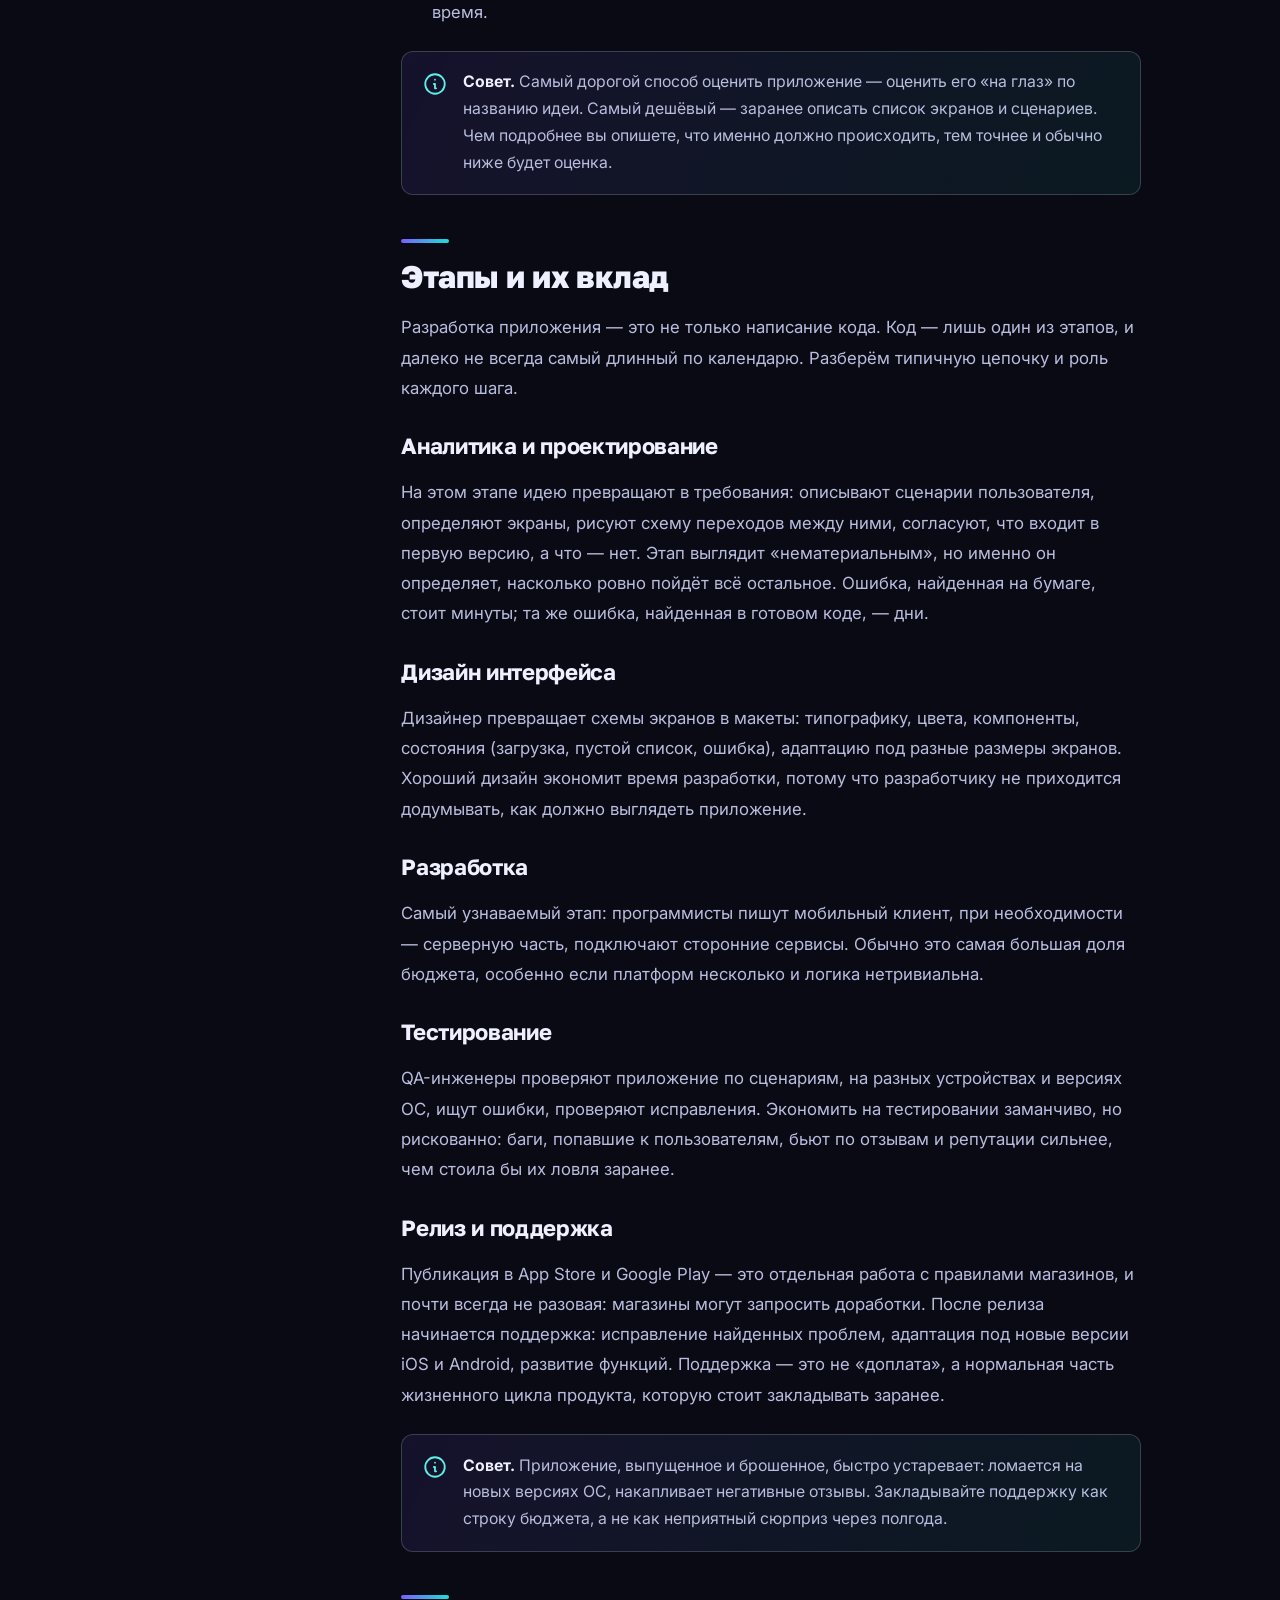
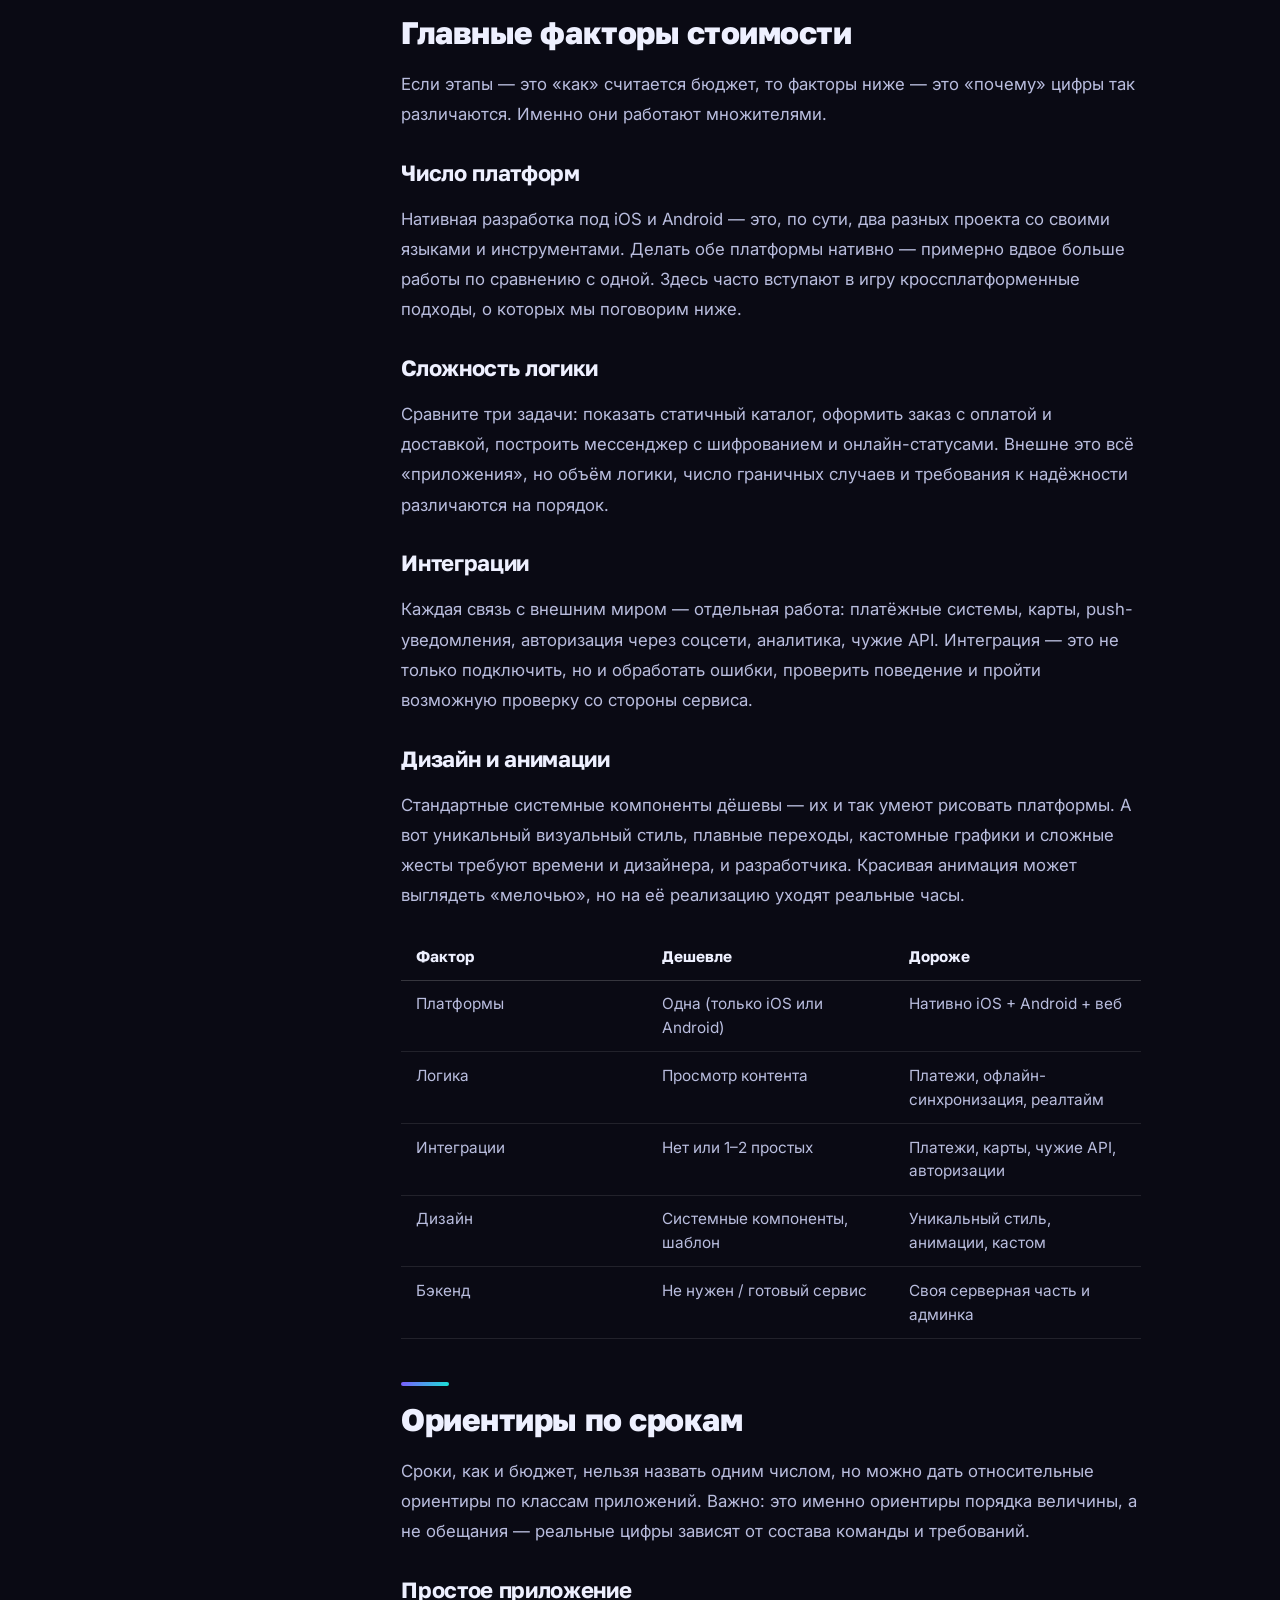
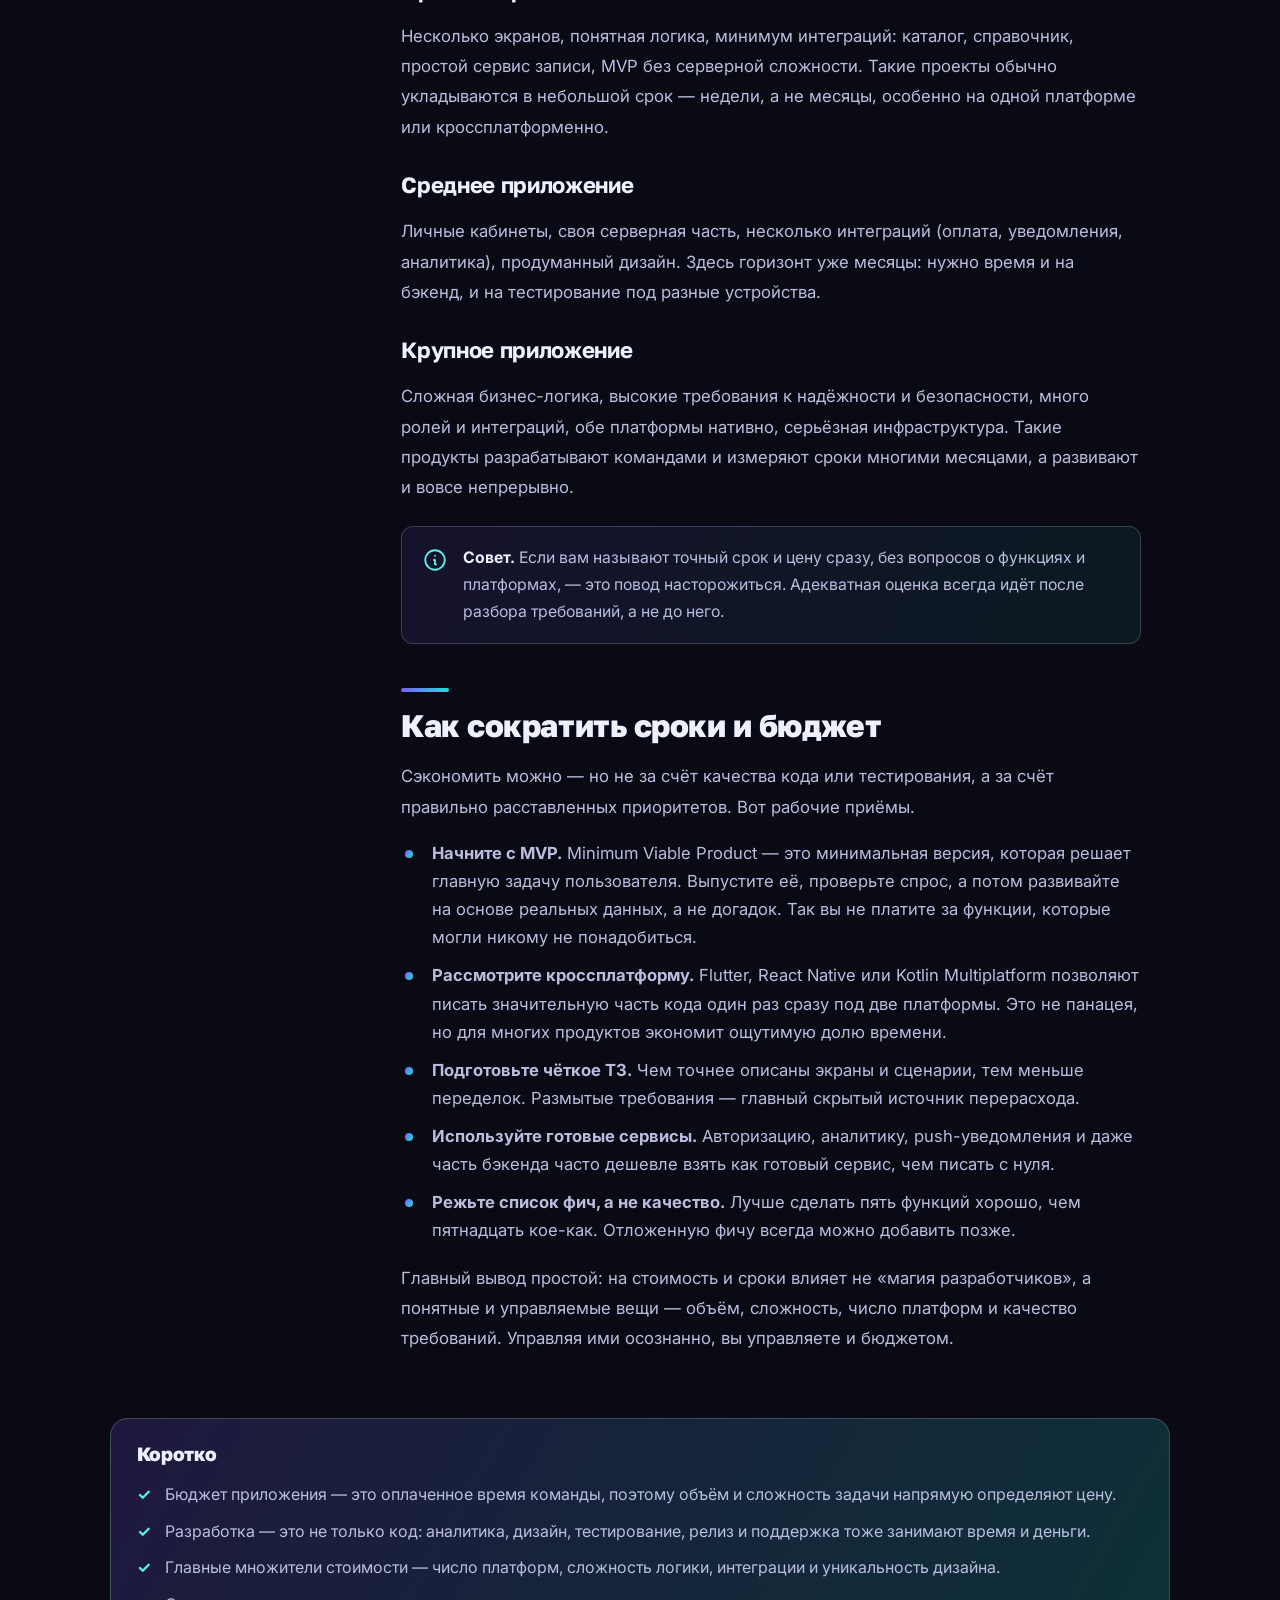
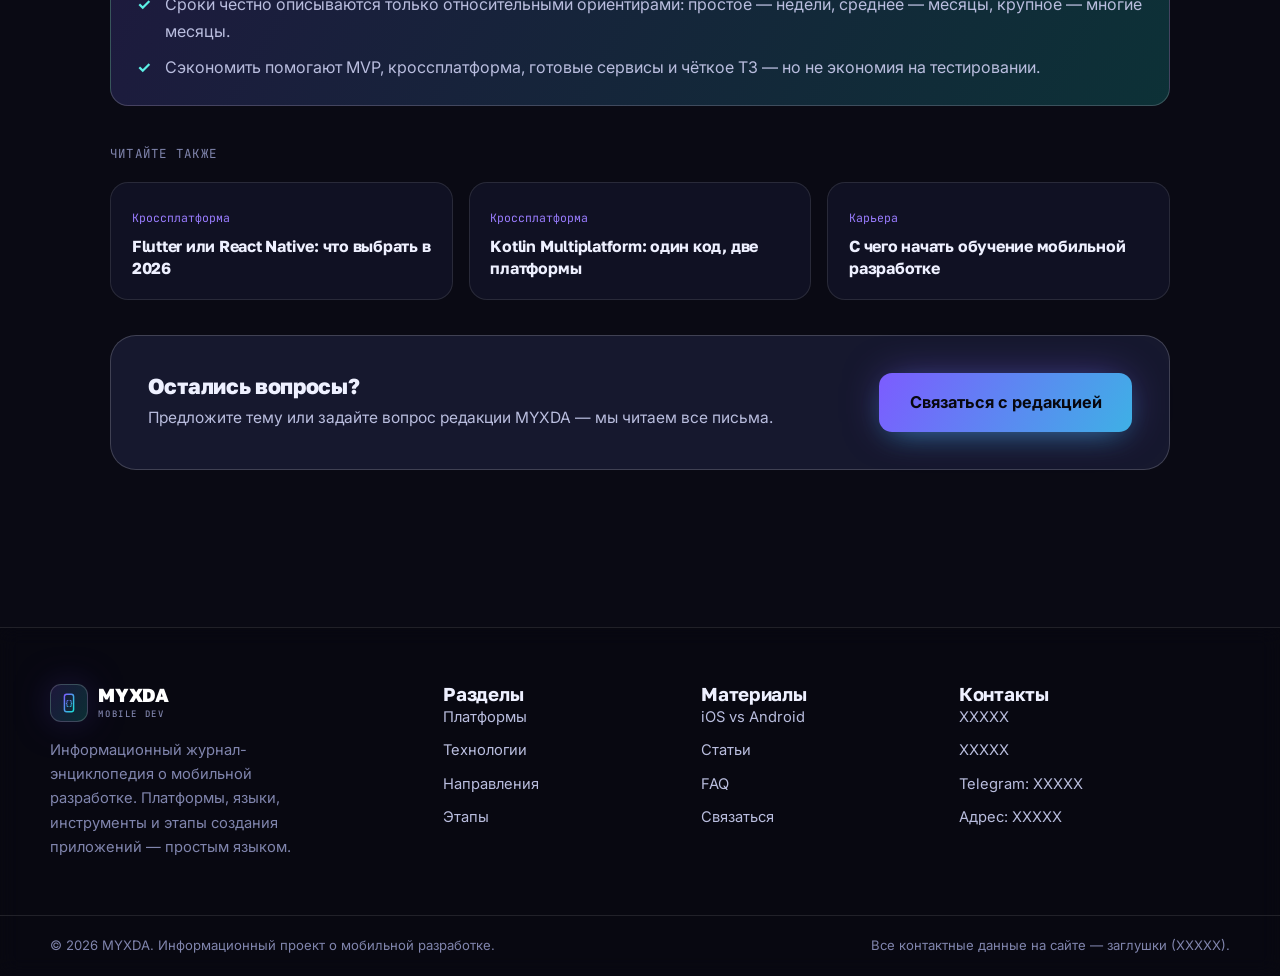
<file: articles/app-cost-and-time.html>
<!DOCTYPE html>
<html lang="ru" class="no-js">
<head>
  <script>document.documentElement.className = document.documentElement.className.replace('no-js', 'js');</script>
  <meta charset="UTF-8" />
  <meta name="viewport" content="width=device-width, initial-scale=1.0" />
  <title>Сколько стоит и сколько длится разработка приложения — MYXDA</title>
  <meta name="description" content="От чего зависят сроки и бюджет мобильного приложения: этапы, факторы стоимости, ориентиры по времени и способы сэкономить через MVP, кроссплатформу и чёткое ТЗ." />
  <meta name="theme-color" content="#0a0a14" />
  <meta property="og:type" content="article" />
  <meta property="og:title" content="Сколько стоит и сколько длится разработка приложения" />
  <meta property="og:description" content="От чего зависят сроки и бюджет мобильного приложения: этапы, факторы стоимости, ориентиры по времени и способы сэкономить через MVP, кроссплатформу и чёткое ТЗ." />
  <meta property="og:locale" content="ru_RU" />
  <link rel="icon" href="../assets/img/favicon.svg" type="image/svg+xml" />
  <link rel="preconnect" href="https://fonts.googleapis.com" />
  <link rel="preconnect" href="https://fonts.gstatic.com" crossorigin />
  <link href="https://fonts.googleapis.com/css2?family=Golos+Text:wght@500;600;700;800;900&family=Inter:wght@400;500;600;700&family=JetBrains+Mono:wght@400;500;600;700&display=swap" rel="stylesheet" />
  <link rel="stylesheet" href="../assets/css/style.css" />
  <link rel="stylesheet" href="../assets/css/article.css" />
  <script type="application/ld+json">
  {"@context":"https://schema.org","@type":"Article","headline":"Сколько стоит и сколько длится разработка приложения","description":"От чего зависят сроки и бюджет мобильного приложения: этапы, факторы стоимости, ориентиры по времени и способы сэкономить через MVP, кроссплатформу и чёткое ТЗ.","inLanguage":"ru-RU","author":{"@type":"Organization","name":"Редакция MYXDA"},"publisher":{"@type":"Organization","name":"MYXDA","email":"ХХХХХ","telephone":"ХХХХХ"},"datePublished":"2026-02-01"}
  </script>
</head>
<body>
  <a class="skip-link" href="#main">Перейти к содержимому</a>
  <header class="hdr" id="hdr">
    <div class="wrap hdr__in">
      <a class="logo" href="../index.html" aria-label="MYXDA — на главную">
        <span class="logo__mark" aria-hidden="true">
          <svg viewBox="0 0 24 24" fill="none">
            <rect x="7" y="2.5" width="10" height="19" rx="2.5" stroke="url(#lg)" stroke-width="1.6"/>
            <text x="12" y="14.5" font-family="monospace" font-size="7" font-weight="700" fill="url(#lg)" text-anchor="middle">{}</text>
            <defs><linearGradient id="lg" x1="0" y1="0" x2="1" y2="1"><stop offset="0" stop-color="#7c5cff"/><stop offset="1" stop-color="#19e3d6"/></linearGradient></defs>
          </svg>
        </span>
        <span class="logo__txt">MYXDA<small>mobile&nbsp;dev</small></span>
      </a>
      <nav class="nav" id="nav" aria-label="Основная навигация">
        <a class="nav__link" href="../index.html#platforms">Платформы</a>
        <a class="nav__link" href="../index.html#stack">Стек</a>
        <a class="nav__link" href="../index.html#dirs">Направления</a>
        <a class="nav__link" href="../index.html#stages">Этапы</a>
        <a class="nav__link" href="../index.html#versus">iOS vs Android</a>
        <a class="nav__link" href="../index.html#articles">Статьи</a>
        <a class="nav__link" href="../index.html#faq">FAQ</a>
        <a class="btn btn--primary nav__cta" href="../index.html#contact">Связаться</a>
      </nav>
      <div class="hdr__actions">
        <a class="btn btn--primary hdr__cta" href="../index.html#contact">Связаться с редакцией</a>
        <button class="burger" id="burger" aria-label="Открыть меню" aria-expanded="false" aria-controls="nav"><span></span><span></span><span></span></button>
      </div>
    </div>
  </header>
  <main id="main" tabindex="-1">
    <article class="article">
      <div class="wrap">
        <nav class="crumbs" aria-label="Хлебные крошки"><a href="../index.html">Главная</a><span aria-hidden="true">›</span><a href="../index.html#articles">Статьи</a><span aria-hidden="true">›</span><span class="crumbs__cur" aria-current="page">Стоимость и сроки разработки</span></nav>
        <header class="article__head reveal">
          <span class="article__cat">Карьера</span>
          <h1 class="article__title">Сколько стоит и сколько длится разработка приложения</h1>
          <div class="article__meta"><span><b>5 мин</b> чтения</span><span>Категория: <b>Карьера</b></span><span>Редакция MYXDA</span></div>
          <p class="article__lead">«Сколько будет стоить приложение?» — вопрос, на который честный ответ всегда начинается со слов «зависит от». Разбираем, от чего именно зависят сроки и бюджет, как устроены этапы и где спрятаны главные множители стоимости.</p>
        </header>
        <div class="article__grid">
          <aside class="toc reveal" aria-label="Содержание статьи">
            <p class="toc__title">Содержание</p>
            <ol>
              <li><a href="#depends">От чего зависят сроки и бюджет</a></li>
              <li><a href="#stages">Этапы и их вклад</a></li>
              <li><a href="#cost-factors">Главные факторы стоимости</a></li>
              <li><a href="#timelines">Ориентиры по срокам</a></li>
              <li><a href="#save">Как сократить сроки и бюджет</a></li>
            </ol>
          </aside>
          <div class="prose reveal">
            <p>Когда заказчик впервые спрашивает разработчика «сколько это стоит и сколько займёт», он чаще всего ожидает короткое число. А получает встречные вопросы: под какие платформы, что внутри, кто рисует дизайн, нужна ли своя серверная часть. Это не уход от ответа — это и есть способ дать ответ. Стоимость приложения складывается из времени специалистов, а время напрямую зависит от объёма и сложности задачи. В этой статье мы не называем цифры в рублях — они слишком сильно меняются от команды, страны и года. Вместо этого мы разбираем структуру оценки: что на что влияет и почему два внешне похожих приложения могут отличаться по стоимости в разы.</p>

            <h2 id="depends">От чего зависят сроки и бюджет</h2>
            <p>Бюджет разработки — это в первую очередь оплата человеко-часов. Даже если вы платите фиксированную сумму «за приложение целиком», внутри неё всё равно лежит оценка времени команды, умноженная на ставки. Поэтому всё, что увеличивает объём работы, увеличивает и стоимость. Ключевых переменных несколько:</p>
            <ul>
              <li><b>Объём функциональности.</b> Сколько экранов, сценариев и состояний нужно спроектировать, нарисовать, написать и проверить. Список фич — главный драйвер оценки.</li>
              <li><b>Сложность логики.</b> Одно дело — показать список новостей, другое — рассчитать маршрут, провести платёж или синхронизировать данные между устройствами офлайн.</li>
              <li><b>Число платформ.</b> Только iOS, только Android, обе сразу или ещё и веб — каждая платформа добавляет работу по разработке и тестированию.</li>
              <li><b>Нужен ли бэкенд.</b> Приложению с личными кабинетами, базой данных и админкой нужна серверная часть, и это отдельный пласт работы помимо самого мобильного клиента.</li>
              <li><b>Качество дизайна.</b> Готовый шаблон и уникальный продуманный интерфейс с анимациями — это разный объём работы дизайнера и разработчика.</li>
              <li><b>Состояние требований.</b> Чёткое ТЗ ускоряет всё; размытые «сделайте как у конкурента, но лучше» приводят к переделкам, а переделки — это оплаченное время.</li>
            </ul>
            <aside class="callout"><span class="callout__ic" aria-hidden="true"><svg viewBox="0 0 24 24"><path d="M12 8h.01M11 12h1v4h1"/><circle cx="12" cy="12" r="9"/></svg></span><p><b>Совет.</b> Самый дорогой способ оценить приложение — оценить его «на глаз» по названию идеи. Самый дешёвый — заранее описать список экранов и сценариев. Чем подробнее вы опишете, что именно должно происходить, тем точнее и обычно ниже будет оценка.</p></aside>

            <h2 id="stages">Этапы и их вклад</h2>
            <p>Разработка приложения — это не только написание кода. Код — лишь один из этапов, и далеко не всегда самый длинный по календарю. Разберём типичную цепочку и роль каждого шага.</p>
            <h3>Аналитика и проектирование</h3>
            <p>На этом этапе идею превращают в требования: описывают сценарии пользователя, определяют экраны, рисуют схему переходов между ними, согласуют, что входит в первую версию, а что — нет. Этап выглядит «нематериальным», но именно он определяет, насколько ровно пойдёт всё остальное. Ошибка, найденная на бумаге, стоит минуты; та же ошибка, найденная в готовом коде, — дни.</p>
            <h3>Дизайн интерфейса</h3>
            <p>Дизайнер превращает схемы экранов в макеты: типографику, цвета, компоненты, состояния (загрузка, пустой список, ошибка), адаптацию под разные размеры экранов. Хороший дизайн экономит время разработки, потому что разработчику не приходится додумывать, как должно выглядеть приложение.</p>
            <h3>Разработка</h3>
            <p>Самый узнаваемый этап: программисты пишут мобильный клиент, при необходимости — серверную часть, подключают сторонние сервисы. Обычно это самая большая доля бюджета, особенно если платформ несколько и логика нетривиальна.</p>
            <h3>Тестирование</h3>
            <p>QA-инженеры проверяют приложение по сценариям, на разных устройствах и версиях ОС, ищут ошибки, проверяют исправления. Экономить на тестировании заманчиво, но рискованно: баги, попавшие к пользователям, бьют по отзывам и репутации сильнее, чем стоила бы их ловля заранее.</p>
            <h3>Релиз и поддержка</h3>
            <p>Публикация в App Store и Google Play — это отдельная работа с правилами магазинов, и почти всегда не разовая: магазины могут запросить доработки. После релиза начинается поддержка: исправление найденных проблем, адаптация под новые версии iOS и Android, развитие функций. Поддержка — это не «доплата», а нормальная часть жизненного цикла продукта, которую стоит закладывать заранее.</p>
            <aside class="callout"><span class="callout__ic" aria-hidden="true"><svg viewBox="0 0 24 24"><path d="M12 8h.01M11 12h1v4h1"/><circle cx="12" cy="12" r="9"/></svg></span><p><b>Совет.</b> Приложение, выпущенное и брошенное, быстро устаревает: ломается на новых версиях ОС, накапливает негативные отзывы. Закладывайте поддержку как строку бюджета, а не как неприятный сюрприз через полгода.</p></aside>

            <h2 id="cost-factors">Главные факторы стоимости</h2>
            <p>Если этапы — это «как» считается бюджет, то факторы ниже — это «почему» цифры так различаются. Именно они работают множителями.</p>
            <h3>Число платформ</h3>
            <p>Нативная разработка под iOS и Android — это, по сути, два разных проекта со своими языками и инструментами. Делать обе платформы нативно — примерно вдвое больше работы по сравнению с одной. Здесь часто вступают в игру кроссплатформенные подходы, о которых мы поговорим ниже.</p>
            <h3>Сложность логики</h3>
            <p>Сравните три задачи: показать статичный каталог, оформить заказ с оплатой и доставкой, построить мессенджер с шифрованием и онлайн-статусами. Внешне это всё «приложения», но объём логики, число граничных случаев и требования к надёжности различаются на порядок.</p>
            <h3>Интеграции</h3>
            <p>Каждая связь с внешним миром — отдельная работа: платёжные системы, карты, push-уведомления, авторизация через соцсети, аналитика, чужие API. Интеграция — это не только подключить, но и обработать ошибки, проверить поведение и пройти возможную проверку со стороны сервиса.</p>
            <h3>Дизайн и анимации</h3>
            <p>Стандартные системные компоненты дёшевы — их и так умеют рисовать платформы. А вот уникальный визуальный стиль, плавные переходы, кастомные графики и сложные жесты требуют времени и дизайнера, и разработчика. Красивая анимация может выглядеть «мелочью», но на её реализацию уходят реальные часы.</p>
            <table>
              <thead>
                <tr><th>Фактор</th><th>Дешевле</th><th>Дороже</th></tr>
              </thead>
              <tbody>
                <tr><td>Платформы</td><td>Одна (только iOS или Android)</td><td>Нативно iOS + Android + веб</td></tr>
                <tr><td>Логика</td><td>Просмотр контента</td><td>Платежи, офлайн-синхронизация, реалтайм</td></tr>
                <tr><td>Интеграции</td><td>Нет или 1–2 простых</td><td>Платежи, карты, чужие API, авторизации</td></tr>
                <tr><td>Дизайн</td><td>Системные компоненты, шаблон</td><td>Уникальный стиль, анимации, кастом</td></tr>
                <tr><td>Бэкенд</td><td>Не нужен / готовый сервис</td><td>Своя серверная часть и админка</td></tr>
              </tbody>
            </table>

            <h2 id="timelines">Ориентиры по срокам</h2>
            <p>Сроки, как и бюджет, нельзя назвать одним числом, но можно дать относительные ориентиры по классам приложений. Важно: это именно ориентиры порядка величины, а не обещания — реальные цифры зависят от состава команды и требований.</p>
            <h3>Простое приложение</h3>
            <p>Несколько экранов, понятная логика, минимум интеграций: каталог, справочник, простой сервис записи, MVP без серверной сложности. Такие проекты обычно укладываются в небольшой срок — недели, а не месяцы, особенно на одной платформе или кроссплатформенно.</p>
            <h3>Среднее приложение</h3>
            <p>Личные кабинеты, своя серверная часть, несколько интеграций (оплата, уведомления, аналитика), продуманный дизайн. Здесь горизонт уже месяцы: нужно время и на бэкенд, и на тестирование под разные устройства.</p>
            <h3>Крупное приложение</h3>
            <p>Сложная бизнес-логика, высокие требования к надёжности и безопасности, много ролей и интеграций, обе платформы нативно, серьёзная инфраструктура. Такие продукты разрабатывают командами и измеряют сроки многими месяцами, а развивают и вовсе непрерывно.</p>
            <aside class="callout"><span class="callout__ic" aria-hidden="true"><svg viewBox="0 0 24 24"><path d="M12 8h.01M11 12h1v4h1"/><circle cx="12" cy="12" r="9"/></svg></span><p><b>Совет.</b> Если вам называют точный срок и цену сразу, без вопросов о функциях и платформах, — это повод насторожиться. Адекватная оценка всегда идёт после разбора требований, а не до него.</p></aside>

            <h2 id="save">Как сократить сроки и бюджет</h2>
            <p>Сэкономить можно — но не за счёт качества кода или тестирования, а за счёт правильно расставленных приоритетов. Вот рабочие приёмы.</p>
            <ul>
              <li><b>Начните с MVP.</b> Minimum Viable Product — это минимальная версия, которая решает главную задачу пользователя. Выпустите её, проверьте спрос, а потом развивайте на основе реальных данных, а не догадок. Так вы не платите за функции, которые могли никому не понадобиться.</li>
              <li><b>Рассмотрите кроссплатформу.</b> Flutter, React Native или Kotlin Multiplatform позволяют писать значительную часть кода один раз сразу под две платформы. Это не панацея, но для многих продуктов экономит ощутимую долю времени.</li>
              <li><b>Подготовьте чёткое ТЗ.</b> Чем точнее описаны экраны и сценарии, тем меньше переделок. Размытые требования — главный скрытый источник перерасхода.</li>
              <li><b>Используйте готовые сервисы.</b> Авторизацию, аналитику, push-уведомления и даже часть бэкенда часто дешевле взять как готовый сервис, чем писать с нуля.</li>
              <li><b>Режьте список фич, а не качество.</b> Лучше сделать пять функций хорошо, чем пятнадцать кое-как. Отложенную фичу всегда можно добавить позже.</li>
            </ul>
            <p>Главный вывод простой: на стоимость и сроки влияет не «магия разработчиков», а понятные и управляемые вещи — объём, сложность, число платформ и качество требований. Управляя ими осознанно, вы управляете и бюджетом.</p>
          </div>
        </div>
        <div class="article__foot">
          <div class="takeaways reveal"><h2>Коротко</h2><ul>
            <li>Бюджет приложения — это оплаченное время команды, поэтому объём и сложность задачи напрямую определяют цену.</li>
            <li>Разработка — это не только код: аналитика, дизайн, тестирование, релиз и поддержка тоже занимают время и деньги.</li>
            <li>Главные множители стоимости — число платформ, сложность логики, интеграции и уникальность дизайна.</li>
            <li>Сроки честно описываются только относительными ориентирами: простое — недели, среднее — месяцы, крупное — многие месяцы.</li>
            <li>Сэкономить помогают MVP, кроссплатформа, готовые сервисы и чёткое ТЗ — но не экономия на тестировании.</li>
          </ul></div>
          <p class="related__title">Читайте также</p>
          <div class="related">
            <article class="related__card reveal"><span class="cat">Кроссплатформа</span><h3><a href="flutter-vs-react-native.html">Flutter или React Native: что выбрать в 2026</a></h3></article>
            <article class="related__card reveal"><span class="cat">Кроссплатформа</span><h3><a href="kotlin-multiplatform.html">Kotlin Multiplatform: один код, две платформы</a></h3></article>
            <article class="related__card reveal"><span class="cat">Карьера</span><h3><a href="start-mobile-dev.html">С чего начать обучение мобильной разработке</a></h3></article>
          </div>
          <div class="article__cta reveal"><div><h2>Остались вопросы?</h2><p>Предложите тему или задайте вопрос редакции MYXDA — мы читаем все письма.</p></div><a class="btn btn--primary btn--lg" href="../index.html#contact">Связаться с редакцией</a></div>
        </div>
      </div>
    </article>
  </main>
  <footer class="foot">
    <div class="wrap foot__in">
      <div class="foot__brand">
        <a class="logo" href="../index.html" aria-label="MYXDA">
          <span class="logo__mark" aria-hidden="true">
            <svg viewBox="0 0 24 24" fill="none">
              <rect x="7" y="2.5" width="10" height="19" rx="2.5" stroke="url(#lg2)" stroke-width="1.6"/>
              <text x="12" y="14.5" font-family="monospace" font-size="7" font-weight="700" fill="url(#lg2)" text-anchor="middle">{}</text>
              <defs><linearGradient id="lg2" x1="0" y1="0" x2="1" y2="1"><stop offset="0" stop-color="#7c5cff"/><stop offset="1" stop-color="#19e3d6"/></linearGradient></defs>
            </svg>
          </span>
          <span class="logo__txt">MYXDA<small>mobile&nbsp;dev</small></span>
        </a>
        <p class="foot__about">Информационный журнал-энциклопедия о мобильной разработке. Платформы, языки, инструменты и этапы создания приложений — простым языком.</p>
      </div>
      <nav class="foot__col" aria-label="Разделы">
        <h3>Разделы</h3>
        <a href="../index.html#platforms">Платформы</a>
        <a href="../index.html#stack">Технологии</a>
        <a href="../index.html#dirs">Направления</a>
        <a href="../index.html#stages">Этапы</a>
      </nav>
      <nav class="foot__col" aria-label="Материалы">
        <h3>Материалы</h3>
        <a href="../index.html#versus">iOS vs Android</a>
        <a href="../index.html#articles">Статьи</a>
        <a href="../index.html#faq">FAQ</a>
        <a href="../index.html#contact">Связаться</a>
      </nav>
      <div class="foot__col foot__contacts">
        <h3>Контакты</h3>
        <p><a href="mailto:ХХХХХ">ХХХХХ</a></p>
        <p><a href="tel:ХХХХХ">ХХХХХ</a></p>
        <p>Telegram: ХХХХХ</p>
        <p>Адрес: ХХХХХ</p>
      </div>
    </div>
    <div class="foot__bottom">
      <div class="wrap foot__bottom-in">
        <span>© <span id="year">2026</span> MYXDA. Информационный проект о мобильной разработке.</span>
        <span>Все контактные данные на сайте — заглушки (ХХХХХ).</span>
      </div>
    </div>
  </footer>
  <button class="totop" id="toTop" aria-label="Наверх" hidden><svg viewBox="0 0 24 24" aria-hidden="true"><path d="m6 15 6-6 6 6"/></svg></button>
  <div class="toast" id="toast" role="status" aria-live="polite"></div>
  <script src="../assets/js/main.js" defer></script>
</body>
</html>
</file>
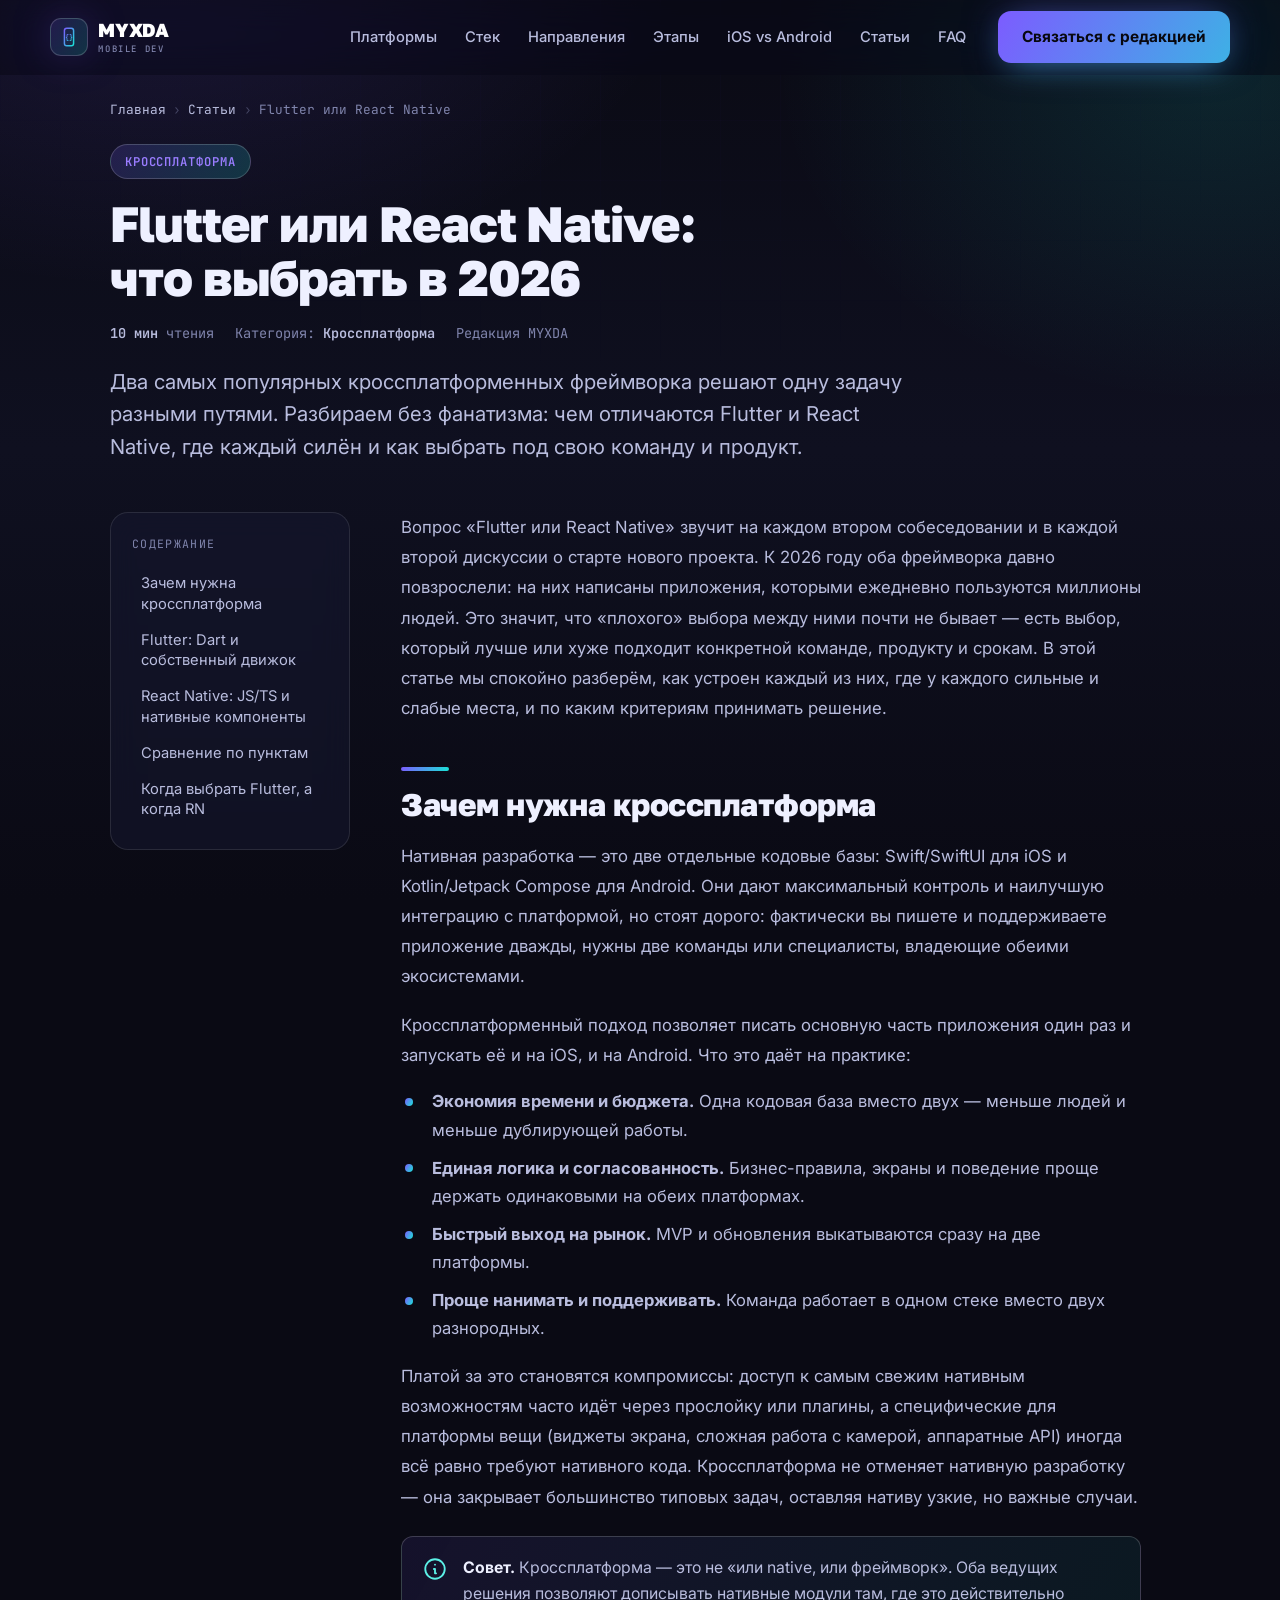
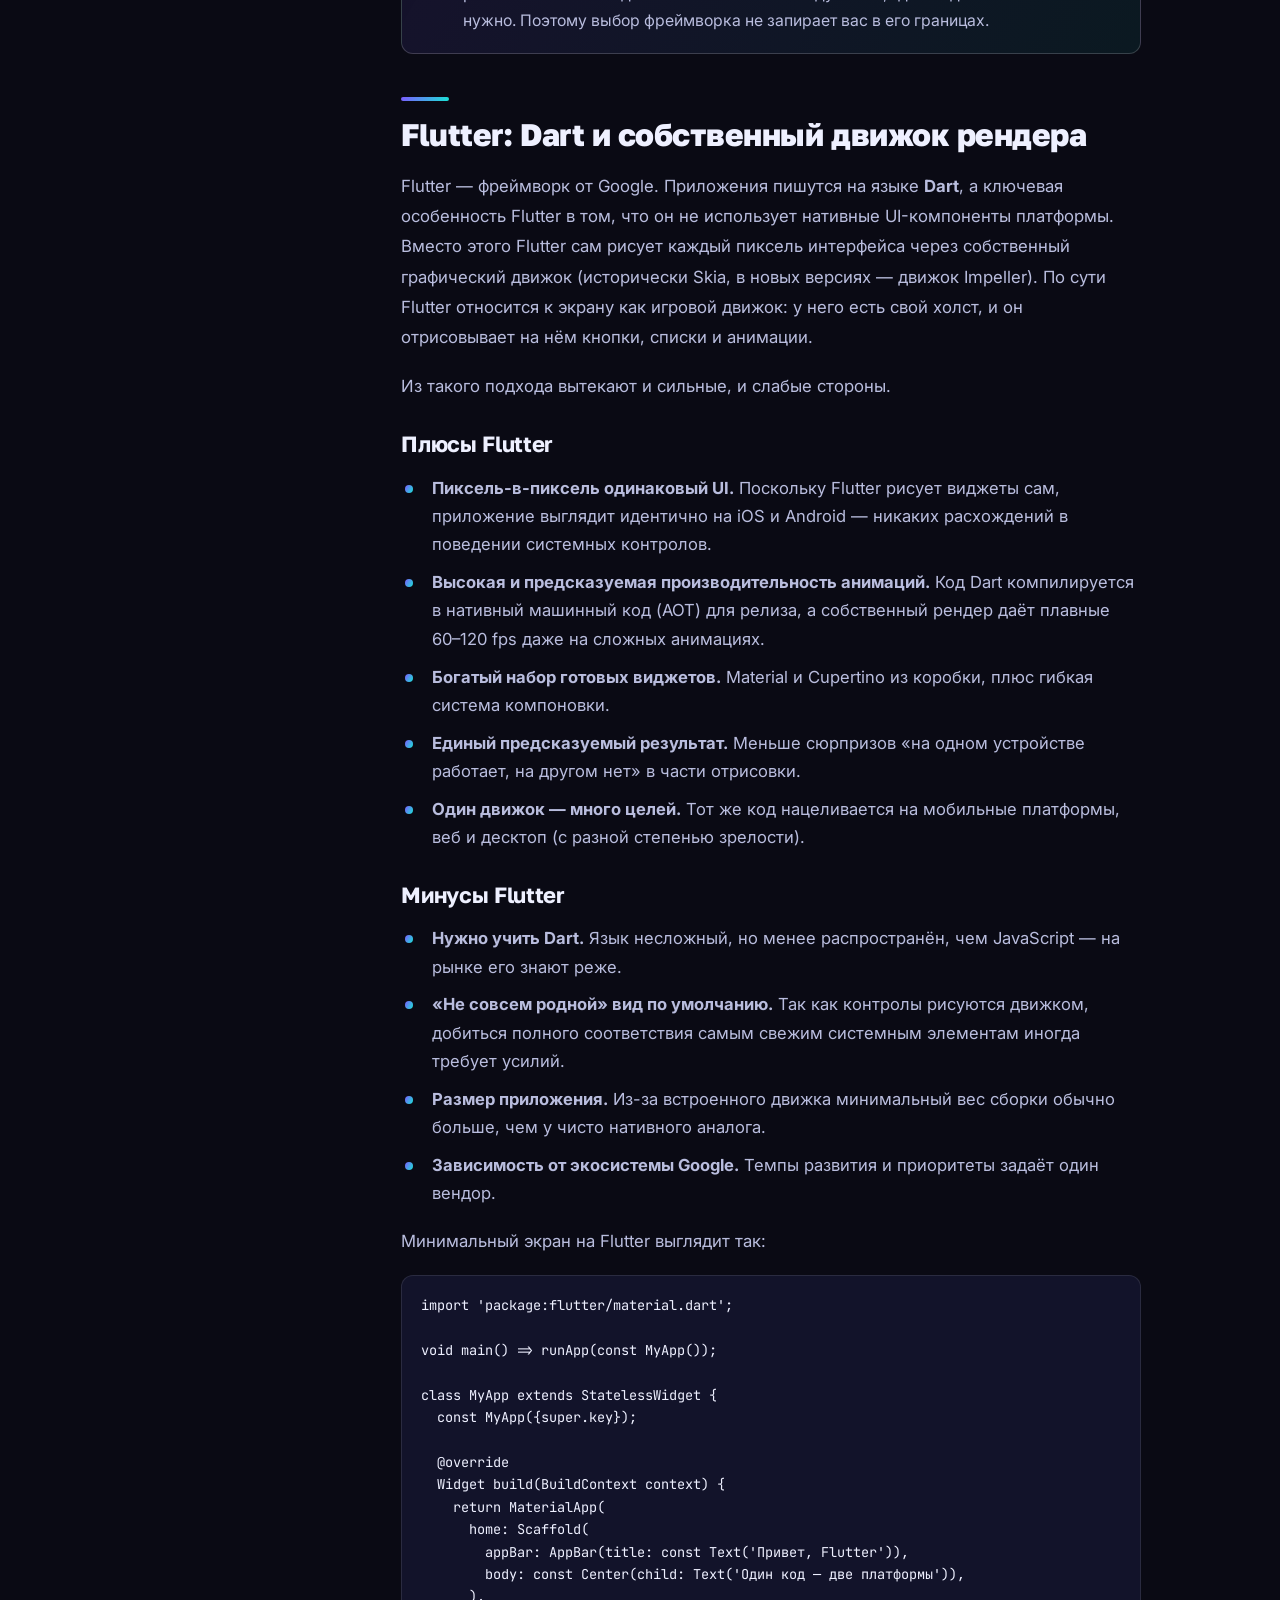
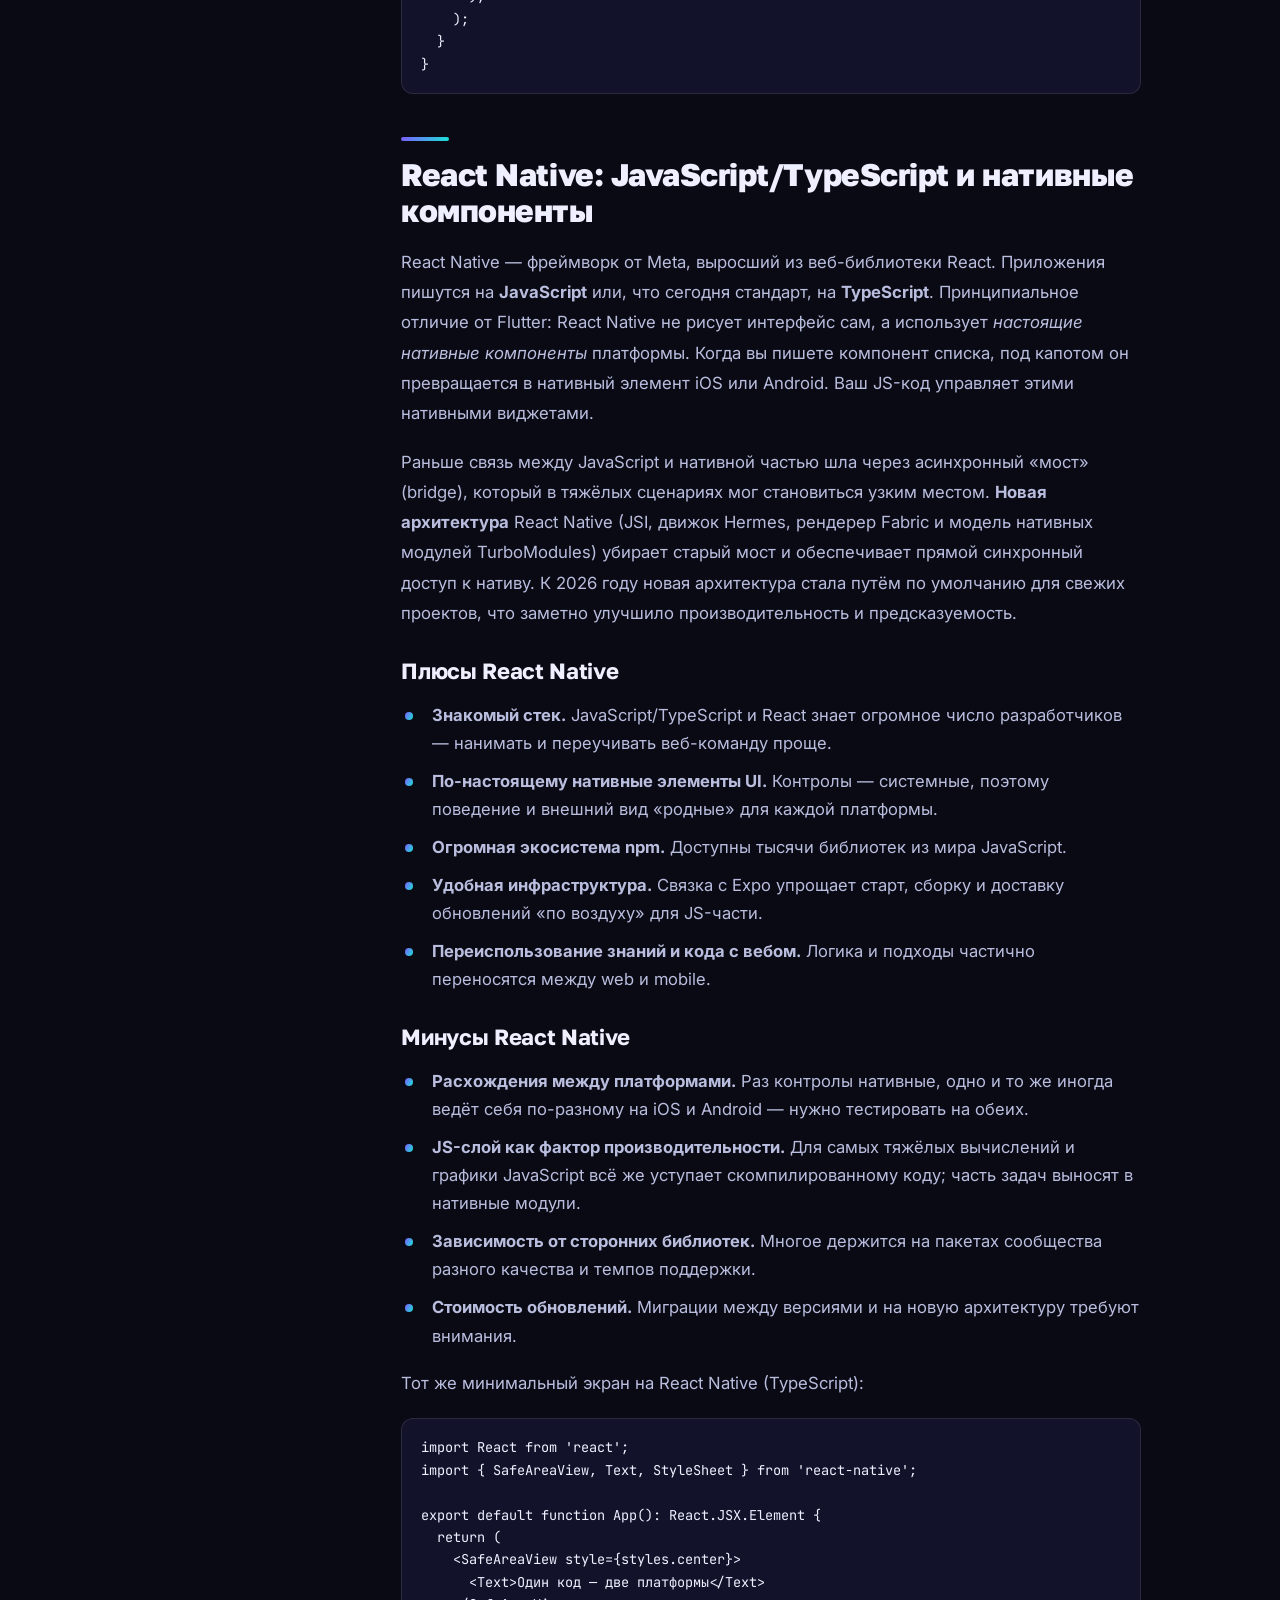
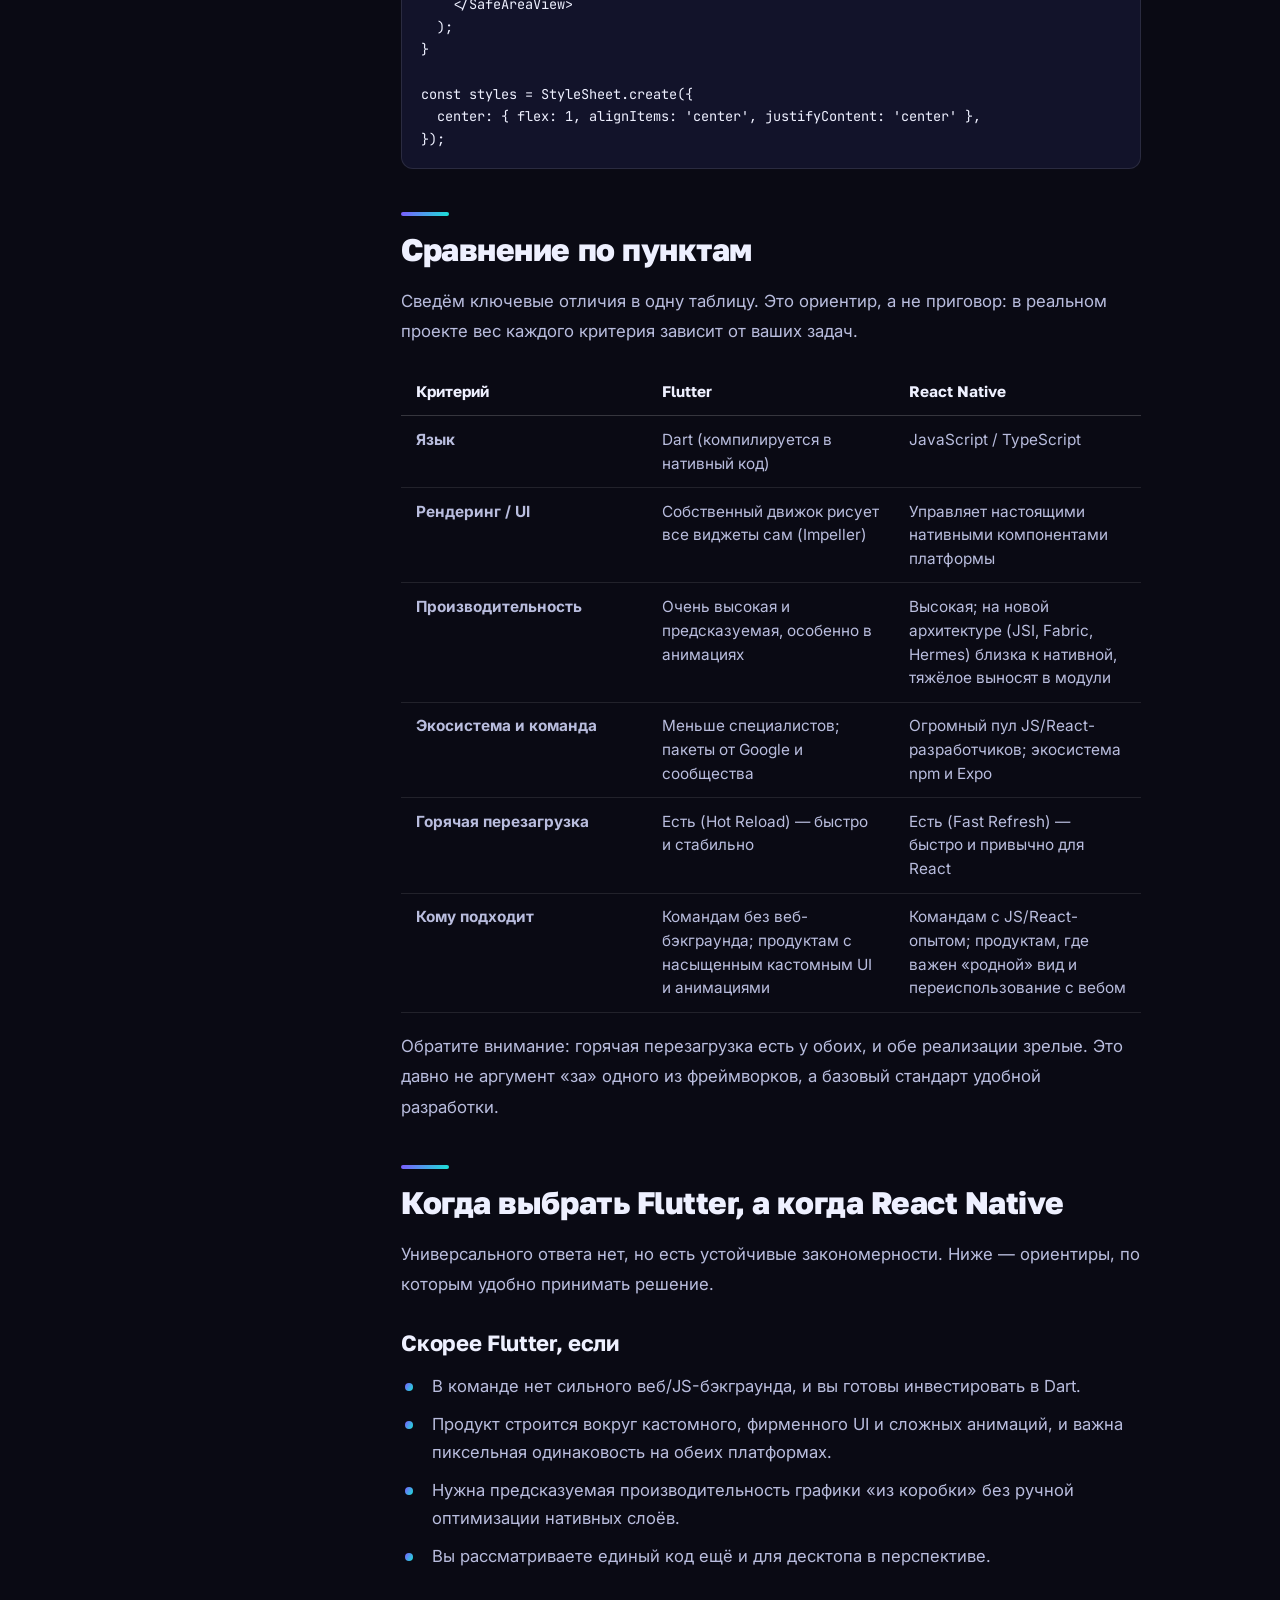
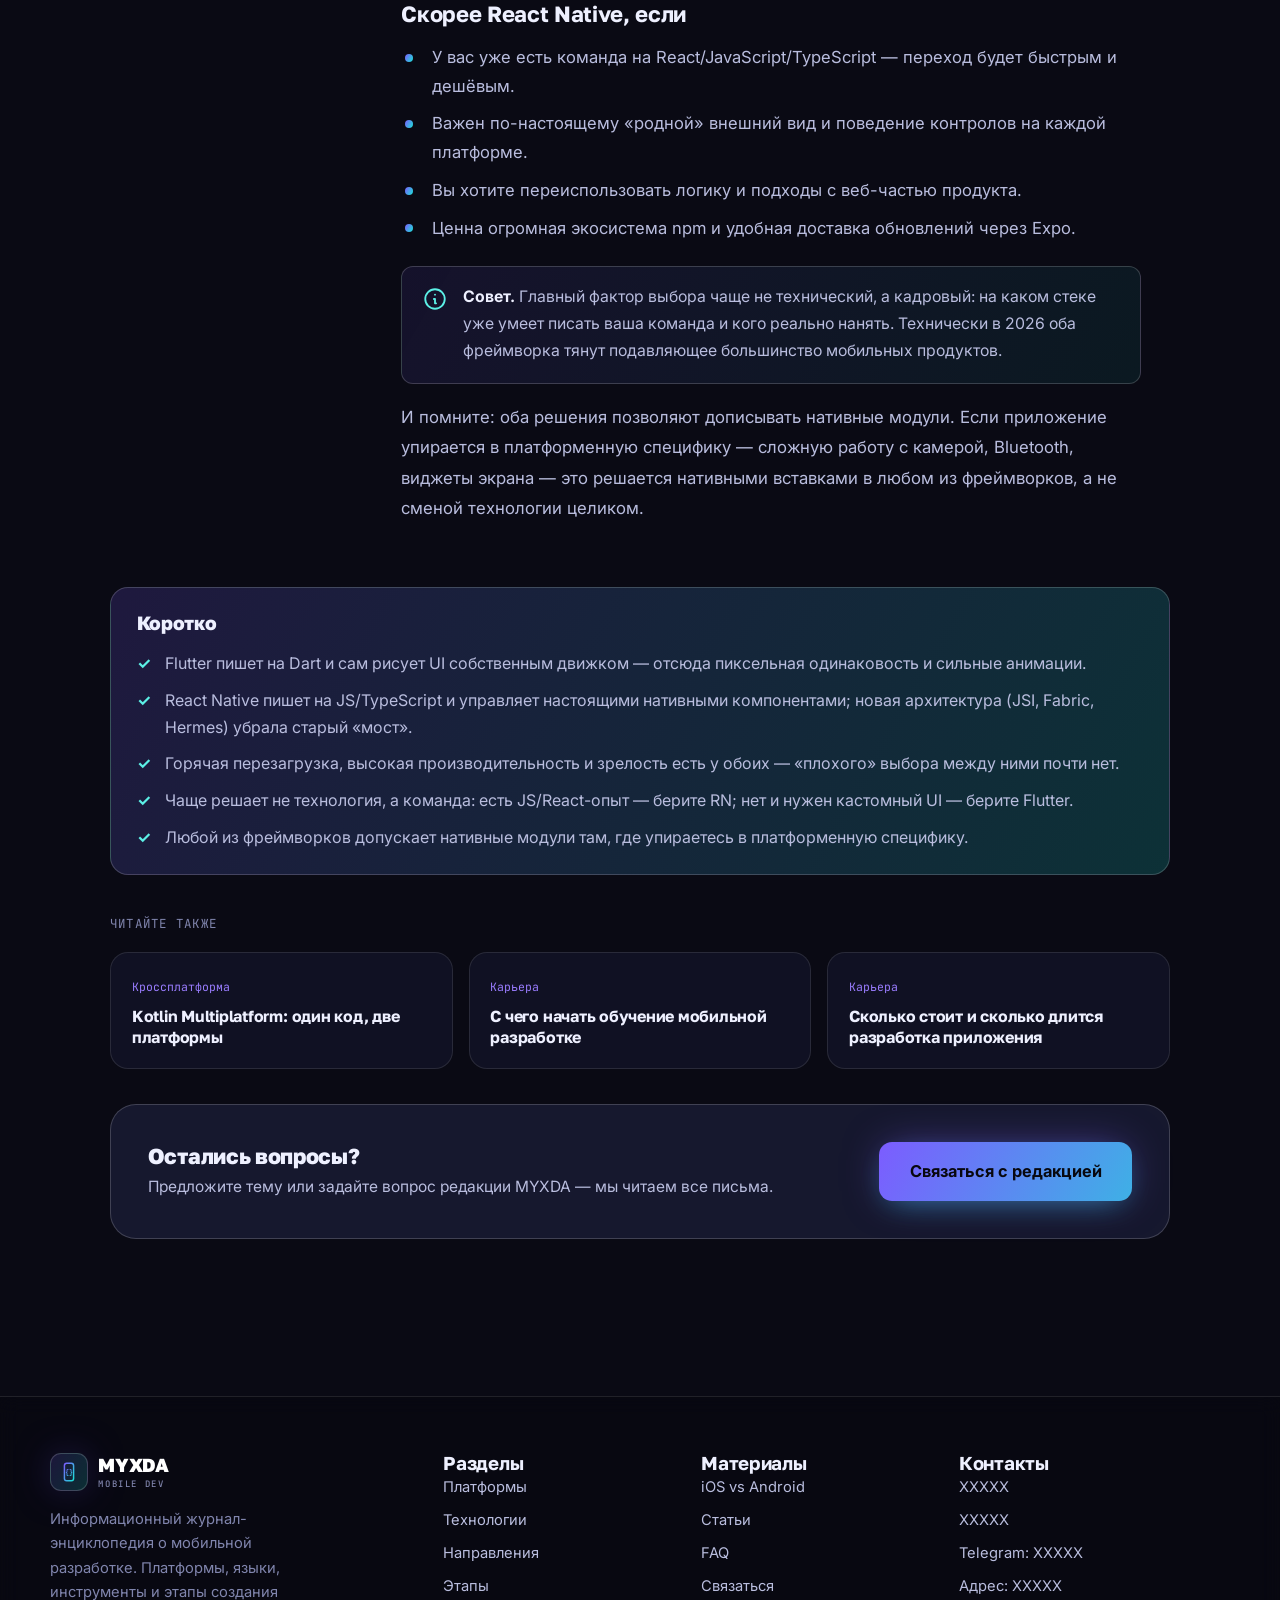
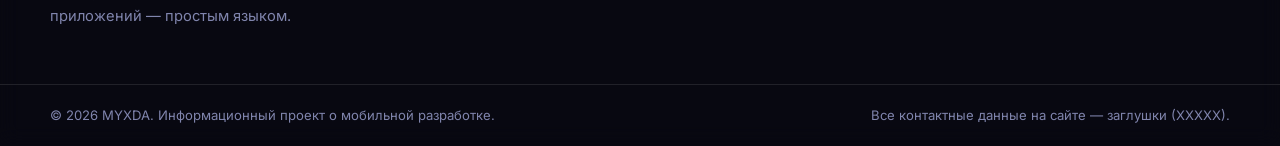
<file: articles/flutter-vs-react-native.html>
<!DOCTYPE html>
<html lang="ru" class="no-js">
<head>
  <script>document.documentElement.className = document.documentElement.className.replace('no-js', 'js');</script>
  <meta charset="UTF-8" />
  <meta name="viewport" content="width=device-width, initial-scale=1.0" />
  <title>Flutter или React Native: что выбрать в 2026 — MYXDA</title>
  <meta name="description" content="Сравниваем Flutter и React Native в 2026: язык, рендеринг, производительность, экосистема, команда и горячая перезагрузка. Помогаем выбрать кроссплатформу без фанатизма." />
  <meta name="theme-color" content="#0a0a14" />
  <meta property="og:type" content="article" />
  <meta property="og:title" content="Flutter или React Native: что выбрать в 2026" />
  <meta property="og:description" content="Сравниваем Flutter и React Native в 2026: язык, рендеринг, производительность, экосистема, команда и горячая перезагрузка. Помогаем выбрать кроссплатформу без фанатизма." />
  <meta property="og:locale" content="ru_RU" />
  <link rel="icon" href="../assets/img/favicon.svg" type="image/svg+xml" />
  <link rel="preconnect" href="https://fonts.googleapis.com" />
  <link rel="preconnect" href="https://fonts.gstatic.com" crossorigin />
  <link href="https://fonts.googleapis.com/css2?family=Golos+Text:wght@500;600;700;800;900&family=Inter:wght@400;500;600;700&family=JetBrains+Mono:wght@400;500;600;700&display=swap" rel="stylesheet" />
  <link rel="stylesheet" href="../assets/css/style.css" />
  <link rel="stylesheet" href="../assets/css/article.css" />
  <script type="application/ld+json">
  {"@context":"https://schema.org","@type":"Article","headline":"Flutter или React Native: что выбрать в 2026","description":"Сравниваем Flutter и React Native в 2026: язык, рендеринг, производительность, экосистема, команда и горячая перезагрузка. Помогаем выбрать кроссплатформу без фанатизма.","inLanguage":"ru-RU","author":{"@type":"Organization","name":"Редакция MYXDA"},"publisher":{"@type":"Organization","name":"MYXDA","email":"ХХХХХ","telephone":"ХХХХХ"},"datePublished":"2026-02-01"}
  </script>
</head>
<body>
  <a class="skip-link" href="#main">Перейти к содержимому</a>
  <header class="hdr" id="hdr">
    <div class="wrap hdr__in">
      <a class="logo" href="../index.html" aria-label="MYXDA — на главную">
        <span class="logo__mark" aria-hidden="true">
          <svg viewBox="0 0 24 24" fill="none">
            <rect x="7" y="2.5" width="10" height="19" rx="2.5" stroke="url(#lg)" stroke-width="1.6"/>
            <text x="12" y="14.5" font-family="monospace" font-size="7" font-weight="700" fill="url(#lg)" text-anchor="middle">{}</text>
            <defs><linearGradient id="lg" x1="0" y1="0" x2="1" y2="1"><stop offset="0" stop-color="#7c5cff"/><stop offset="1" stop-color="#19e3d6"/></linearGradient></defs>
          </svg>
        </span>
        <span class="logo__txt">MYXDA<small>mobile&nbsp;dev</small></span>
      </a>
      <nav class="nav" id="nav" aria-label="Основная навигация">
        <a class="nav__link" href="../index.html#platforms">Платформы</a>
        <a class="nav__link" href="../index.html#stack">Стек</a>
        <a class="nav__link" href="../index.html#dirs">Направления</a>
        <a class="nav__link" href="../index.html#stages">Этапы</a>
        <a class="nav__link" href="../index.html#versus">iOS vs Android</a>
        <a class="nav__link" href="../index.html#articles">Статьи</a>
        <a class="nav__link" href="../index.html#faq">FAQ</a>
        <a class="btn btn--primary nav__cta" href="../index.html#contact">Связаться</a>
      </nav>
      <div class="hdr__actions">
        <a class="btn btn--primary hdr__cta" href="../index.html#contact">Связаться с редакцией</a>
        <button class="burger" id="burger" aria-label="Открыть меню" aria-expanded="false" aria-controls="nav"><span></span><span></span><span></span></button>
      </div>
    </div>
  </header>
  <main id="main" tabindex="-1">
    <article class="article">
      <div class="wrap">
        <nav class="crumbs" aria-label="Хлебные крошки"><a href="../index.html">Главная</a><span aria-hidden="true">›</span><a href="../index.html#articles">Статьи</a><span aria-hidden="true">›</span><span class="crumbs__cur" aria-current="page">Flutter или React Native</span></nav>
        <header class="article__head reveal">
          <span class="article__cat">Кроссплатформа</span>
          <h1 class="article__title">Flutter или React Native: что выбрать в 2026</h1>
          <div class="article__meta"><span><b>10 мин</b> чтения</span><span>Категория: <b>Кроссплатформа</b></span><span>Редакция MYXDA</span></div>
          <p class="article__lead">Два самых популярных кроссплатформенных фреймворка решают одну задачу разными путями. Разбираем без фанатизма: чем отличаются Flutter и React Native, где каждый силён и как выбрать под свою команду и продукт.</p>
        </header>
        <div class="article__grid">
          <aside class="toc reveal" aria-label="Содержание статьи">
            <p class="toc__title">Содержание</p>
            <ol>
              <li><a href="#why-cross">Зачем нужна кроссплатформа</a></li>
              <li><a href="#flutter">Flutter: Dart и собственный движок</a></li>
              <li><a href="#react-native">React Native: JS/TS и нативные компоненты</a></li>
              <li><a href="#compare">Сравнение по пунктам</a></li>
              <li><a href="#choose">Когда выбрать Flutter, а когда RN</a></li>
            </ol>
          </aside>
          <div class="prose reveal">
            <p>Вопрос «Flutter или React Native» звучит на каждом втором собеседовании и в каждой второй дискуссии о старте нового проекта. К 2026 году оба фреймворка давно повзрослели: на них написаны приложения, которыми ежедневно пользуются миллионы людей. Это значит, что «плохого» выбора между ними почти не бывает — есть выбор, который лучше или хуже подходит конкретной команде, продукту и срокам. В этой статье мы спокойно разберём, как устроен каждый из них, где у каждого сильные и слабые места, и по каким критериям принимать решение.</p>

            <h2 id="why-cross">Зачем нужна кроссплатформа</h2>
            <p>Нативная разработка — это две отдельные кодовые базы: Swift/SwiftUI для iOS и Kotlin/Jetpack Compose для Android. Они дают максимальный контроль и наилучшую интеграцию с платформой, но стоят дорого: фактически вы пишете и поддерживаете приложение дважды, нужны две команды или специалисты, владеющие обеими экосистемами.</p>
            <p>Кроссплатформенный подход позволяет писать основную часть приложения один раз и запускать её и на iOS, и на Android. Что это даёт на практике:</p>
            <ul>
              <li><b>Экономия времени и бюджета.</b> Одна кодовая база вместо двух — меньше людей и меньше дублирующей работы.</li>
              <li><b>Единая логика и согласованность.</b> Бизнес-правила, экраны и поведение проще держать одинаковыми на обеих платформах.</li>
              <li><b>Быстрый выход на рынок.</b> MVP и обновления выкатываются сразу на две платформы.</li>
              <li><b>Проще нанимать и поддерживать.</b> Команда работает в одном стеке вместо двух разнородных.</li>
            </ul>
            <p>Платой за это становятся компромиссы: доступ к самым свежим нативным возможностям часто идёт через прослойку или плагины, а специфические для платформы вещи (виджеты экрана, сложная работа с камерой, аппаратные API) иногда всё равно требуют нативного кода. Кроссплатформа не отменяет нативную разработку — она закрывает большинство типовых задач, оставляя нативу узкие, но важные случаи.</p>
            <aside class="callout"><span class="callout__ic" aria-hidden="true"><svg viewBox="0 0 24 24"><path d="M12 8h.01M11 12h1v4h1"/><circle cx="12" cy="12" r="9"/></svg></span><p><b>Совет.</b> Кроссплатформа — это не «или native, или фреймворк». Оба ведущих решения позволяют дописывать нативные модули там, где это действительно нужно. Поэтому выбор фреймворка не запирает вас в его границах.</p></aside>

            <h2 id="flutter">Flutter: Dart и собственный движок рендера</h2>
            <p>Flutter — фреймворк от Google. Приложения пишутся на языке <b>Dart</b>, а ключевая особенность Flutter в том, что он не использует нативные UI-компоненты платформы. Вместо этого Flutter сам рисует каждый пиксель интерфейса через собственный графический движок (исторически Skia, в новых версиях — движок Impeller). По сути Flutter относится к экрану как игровой движок: у него есть свой холст, и он отрисовывает на нём кнопки, списки и анимации.</p>
            <p>Из такого подхода вытекают и сильные, и слабые стороны.</p>
            <h3>Плюсы Flutter</h3>
            <ul>
              <li><b>Пиксель-в-пиксель одинаковый UI.</b> Поскольку Flutter рисует виджеты сам, приложение выглядит идентично на iOS и Android — никаких расхождений в поведении системных контролов.</li>
              <li><b>Высокая и предсказуемая производительность анимаций.</b> Код Dart компилируется в нативный машинный код (AOT) для релиза, а собственный рендер даёт плавные 60–120 fps даже на сложных анимациях.</li>
              <li><b>Богатый набор готовых виджетов.</b> Material и Cupertino из коробки, плюс гибкая система компоновки.</li>
              <li><b>Единый предсказуемый результат.</b> Меньше сюрпризов «на одном устройстве работает, на другом нет» в части отрисовки.</li>
              <li><b>Один движок — много целей.</b> Тот же код нацеливается на мобильные платформы, веб и десктоп (с разной степенью зрелости).</li>
            </ul>
            <h3>Минусы Flutter</h3>
            <ul>
              <li><b>Нужно учить Dart.</b> Язык несложный, но менее распространён, чем JavaScript — на рынке его знают реже.</li>
              <li><b>«Не совсем родной» вид по умолчанию.</b> Так как контролы рисуются движком, добиться полного соответствия самым свежим системным элементам иногда требует усилий.</li>
              <li><b>Размер приложения.</b> Из-за встроенного движка минимальный вес сборки обычно больше, чем у чисто нативного аналога.</li>
              <li><b>Зависимость от экосистемы Google.</b> Темпы развития и приоритеты задаёт один вендор.</li>
            </ul>
            <p>Минимальный экран на Flutter выглядит так:</p>
            <pre><code>import 'package:flutter/material.dart';

void main() =&gt; runApp(const MyApp());

class MyApp extends StatelessWidget {
  const MyApp({super.key});

  @override
  Widget build(BuildContext context) {
    return MaterialApp(
      home: Scaffold(
        appBar: AppBar(title: const Text('Привет, Flutter')),
        body: const Center(child: Text('Один код — две платформы')),
      ),
    );
  }
}</code></pre>

            <h2 id="react-native">React Native: JavaScript/TypeScript и нативные компоненты</h2>
            <p>React Native — фреймворк от Meta, выросший из веб-библиотеки React. Приложения пишутся на <b>JavaScript</b> или, что сегодня стандарт, на <b>TypeScript</b>. Принципиальное отличие от Flutter: React Native не рисует интерфейс сам, а использует <i>настоящие нативные компоненты</i> платформы. Когда вы пишете компонент списка, под капотом он превращается в нативный элемент iOS или Android. Ваш JS-код управляет этими нативными виджетами.</p>
            <p>Раньше связь между JavaScript и нативной частью шла через асинхронный «мост» (bridge), который в тяжёлых сценариях мог становиться узким местом. <b>Новая архитектура</b> React Native (JSI, движок Hermes, рендерер Fabric и модель нативных модулей TurboModules) убирает старый мост и обеспечивает прямой синхронный доступ к нативу. К 2026 году новая архитектура стала путём по умолчанию для свежих проектов, что заметно улучшило производительность и предсказуемость.</p>
            <h3>Плюсы React Native</h3>
            <ul>
              <li><b>Знакомый стек.</b> JavaScript/TypeScript и React знает огромное число разработчиков — нанимать и переучивать веб-команду проще.</li>
              <li><b>По-настоящему нативные элементы UI.</b> Контролы — системные, поэтому поведение и внешний вид «родные» для каждой платформы.</li>
              <li><b>Огромная экосистема npm.</b> Доступны тысячи библиотек из мира JavaScript.</li>
              <li><b>Удобная инфраструктура.</b> Связка с Expo упрощает старт, сборку и доставку обновлений «по воздуху» для JS-части.</li>
              <li><b>Переиспользование знаний и кода с вебом.</b> Логика и подходы частично переносятся между web и mobile.</li>
            </ul>
            <h3>Минусы React Native</h3>
            <ul>
              <li><b>Расхождения между платформами.</b> Раз контролы нативные, одно и то же иногда ведёт себя по-разному на iOS и Android — нужно тестировать на обеих.</li>
              <li><b>JS-слой как фактор производительности.</b> Для самых тяжёлых вычислений и графики JavaScript всё же уступает скомпилированному коду; часть задач выносят в нативные модули.</li>
              <li><b>Зависимость от сторонних библиотек.</b> Многое держится на пакетах сообщества разного качества и темпов поддержки.</li>
              <li><b>Стоимость обновлений.</b> Миграции между версиями и на новую архитектуру требуют внимания.</li>
            </ul>
            <p>Тот же минимальный экран на React Native (TypeScript):</p>
            <pre><code>import React from 'react';
import { SafeAreaView, Text, StyleSheet } from 'react-native';

export default function App(): React.JSX.Element {
  return (
    &lt;SafeAreaView style={styles.center}&gt;
      &lt;Text&gt;Один код — две платформы&lt;/Text&gt;
    &lt;/SafeAreaView&gt;
  );
}

const styles = StyleSheet.create({
  center: { flex: 1, alignItems: 'center', justifyContent: 'center' },
});</code></pre>

            <h2 id="compare">Сравнение по пунктам</h2>
            <p>Сведём ключевые отличия в одну таблицу. Это ориентир, а не приговор: в реальном проекте вес каждого критерия зависит от ваших задач.</p>
            <table>
              <thead>
                <tr><th>Критерий</th><th>Flutter</th><th>React Native</th></tr>
              </thead>
              <tbody>
                <tr><td><b>Язык</b></td><td>Dart (компилируется в нативный код)</td><td>JavaScript / TypeScript</td></tr>
                <tr><td><b>Рендеринг / UI</b></td><td>Собственный движок рисует все виджеты сам (Impeller)</td><td>Управляет настоящими нативными компонентами платформы</td></tr>
                <tr><td><b>Производительность</b></td><td>Очень высокая и предсказуемая, особенно в анимациях</td><td>Высокая; на новой архитектуре (JSI, Fabric, Hermes) близка к нативной, тяжёлое выносят в модули</td></tr>
                <tr><td><b>Экосистема и команда</b></td><td>Меньше специалистов; пакеты от Google и сообщества</td><td>Огромный пул JS/React-разработчиков; экосистема npm и Expo</td></tr>
                <tr><td><b>Горячая перезагрузка</b></td><td>Есть (Hot Reload) — быстро и стабильно</td><td>Есть (Fast Refresh) — быстро и привычно для React</td></tr>
                <tr><td><b>Кому подходит</b></td><td>Командам без веб-бэкграунда; продуктам с насыщенным кастомным UI и анимациями</td><td>Командам с JS/React-опытом; продуктам, где важен «родной» вид и переиспользование с вебом</td></tr>
              </tbody>
            </table>
            <p>Обратите внимание: горячая перезагрузка есть у обоих, и обе реализации зрелые. Это давно не аргумент «за» одного из фреймворков, а базовый стандарт удобной разработки.</p>

            <h2 id="choose">Когда выбрать Flutter, а когда React Native</h2>
            <p>Универсального ответа нет, но есть устойчивые закономерности. Ниже — ориентиры, по которым удобно принимать решение.</p>
            <h3>Скорее Flutter, если</h3>
            <ul>
              <li>В команде нет сильного веб/JS-бэкграунда, и вы готовы инвестировать в Dart.</li>
              <li>Продукт строится вокруг кастомного, фирменного UI и сложных анимаций, и важна пиксельная одинаковость на обеих платформах.</li>
              <li>Нужна предсказуемая производительность графики «из коробки» без ручной оптимизации нативных слоёв.</li>
              <li>Вы рассматриваете единый код ещё и для десктопа в перспективе.</li>
            </ul>
            <h3>Скорее React Native, если</h3>
            <ul>
              <li>У вас уже есть команда на React/JavaScript/TypeScript — переход будет быстрым и дешёвым.</li>
              <li>Важен по-настоящему «родной» внешний вид и поведение контролов на каждой платформе.</li>
              <li>Вы хотите переиспользовать логику и подходы с веб-частью продукта.</li>
              <li>Ценна огромная экосистема npm и удобная доставка обновлений через Expo.</li>
            </ul>
            <aside class="callout"><span class="callout__ic" aria-hidden="true"><svg viewBox="0 0 24 24"><path d="M12 8h.01M11 12h1v4h1"/><circle cx="12" cy="12" r="9"/></svg></span><p><b>Совет.</b> Главный фактор выбора чаще не технический, а кадровый: на каком стеке уже умеет писать ваша команда и кого реально нанять. Технически в 2026 оба фреймворка тянут подавляющее большинство мобильных продуктов.</p></aside>
            <p>И помните: оба решения позволяют дописывать нативные модули. Если приложение упирается в платформенную специфику — сложную работу с камерой, Bluetooth, виджеты экрана — это решается нативными вставками в любом из фреймворков, а не сменой технологии целиком.</p>
          </div>
        </div>
        <div class="article__foot">
          <div class="takeaways reveal"><h2>Коротко</h2><ul>
            <li>Flutter пишет на Dart и сам рисует UI собственным движком — отсюда пиксельная одинаковость и сильные анимации.</li>
            <li>React Native пишет на JS/TypeScript и управляет настоящими нативными компонентами; новая архитектура (JSI, Fabric, Hermes) убрала старый «мост».</li>
            <li>Горячая перезагрузка, высокая производительность и зрелость есть у обоих — «плохого» выбора между ними почти нет.</li>
            <li>Чаще решает не технология, а команда: есть JS/React-опыт — берите RN; нет и нужен кастомный UI — берите Flutter.</li>
            <li>Любой из фреймворков допускает нативные модули там, где упираетесь в платформенную специфику.</li>
          </ul></div>
          <p class="related__title">Читайте также</p>
          <div class="related">
            <article class="related__card reveal"><span class="cat">Кроссплатформа</span><h3><a href="kotlin-multiplatform.html">Kotlin Multiplatform: один код, две платформы</a></h3></article>
            <article class="related__card reveal"><span class="cat">Карьера</span><h3><a href="start-mobile-dev.html">С чего начать обучение мобильной разработке</a></h3></article>
            <article class="related__card reveal"><span class="cat">Карьера</span><h3><a href="app-cost-and-time.html">Сколько стоит и сколько длится разработка приложения</a></h3></article>
          </div>
          <div class="article__cta reveal"><div><h2>Остались вопросы?</h2><p>Предложите тему или задайте вопрос редакции MYXDA — мы читаем все письма.</p></div><a class="btn btn--primary btn--lg" href="../index.html#contact">Связаться с редакцией</a></div>
        </div>
      </div>
    </article>
  </main>
  <footer class="foot">
    <div class="wrap foot__in">
      <div class="foot__brand">
        <a class="logo" href="../index.html" aria-label="MYXDA">
          <span class="logo__mark" aria-hidden="true">
            <svg viewBox="0 0 24 24" fill="none">
              <rect x="7" y="2.5" width="10" height="19" rx="2.5" stroke="url(#lg2)" stroke-width="1.6"/>
              <text x="12" y="14.5" font-family="monospace" font-size="7" font-weight="700" fill="url(#lg2)" text-anchor="middle">{}</text>
              <defs><linearGradient id="lg2" x1="0" y1="0" x2="1" y2="1"><stop offset="0" stop-color="#7c5cff"/><stop offset="1" stop-color="#19e3d6"/></linearGradient></defs>
            </svg>
          </span>
          <span class="logo__txt">MYXDA<small>mobile&nbsp;dev</small></span>
        </a>
        <p class="foot__about">Информационный журнал-энциклопедия о мобильной разработке. Платформы, языки, инструменты и этапы создания приложений — простым языком.</p>
      </div>
      <nav class="foot__col" aria-label="Разделы">
        <h3>Разделы</h3>
        <a href="../index.html#platforms">Платформы</a>
        <a href="../index.html#stack">Технологии</a>
        <a href="../index.html#dirs">Направления</a>
        <a href="../index.html#stages">Этапы</a>
      </nav>
      <nav class="foot__col" aria-label="Материалы">
        <h3>Материалы</h3>
        <a href="../index.html#versus">iOS vs Android</a>
        <a href="../index.html#articles">Статьи</a>
        <a href="../index.html#faq">FAQ</a>
        <a href="../index.html#contact">Связаться</a>
      </nav>
      <div class="foot__col foot__contacts">
        <h3>Контакты</h3>
        <p><a href="mailto:ХХХХХ">ХХХХХ</a></p>
        <p><a href="tel:ХХХХХ">ХХХХХ</a></p>
        <p>Telegram: ХХХХХ</p>
        <p>Адрес: ХХХХХ</p>
      </div>
    </div>
    <div class="foot__bottom">
      <div class="wrap foot__bottom-in">
        <span>© <span id="year">2026</span> MYXDA. Информационный проект о мобильной разработке.</span>
        <span>Все контактные данные на сайте — заглушки (ХХХХХ).</span>
      </div>
    </div>
  </footer>
  <button class="totop" id="toTop" aria-label="Наверх" hidden><svg viewBox="0 0 24 24" aria-hidden="true"><path d="m6 15 6-6 6 6"/></svg></button>
  <div class="toast" id="toast" role="status" aria-live="polite"></div>
  <script src="../assets/js/main.js" defer></script>
</body>
</html>
</file>
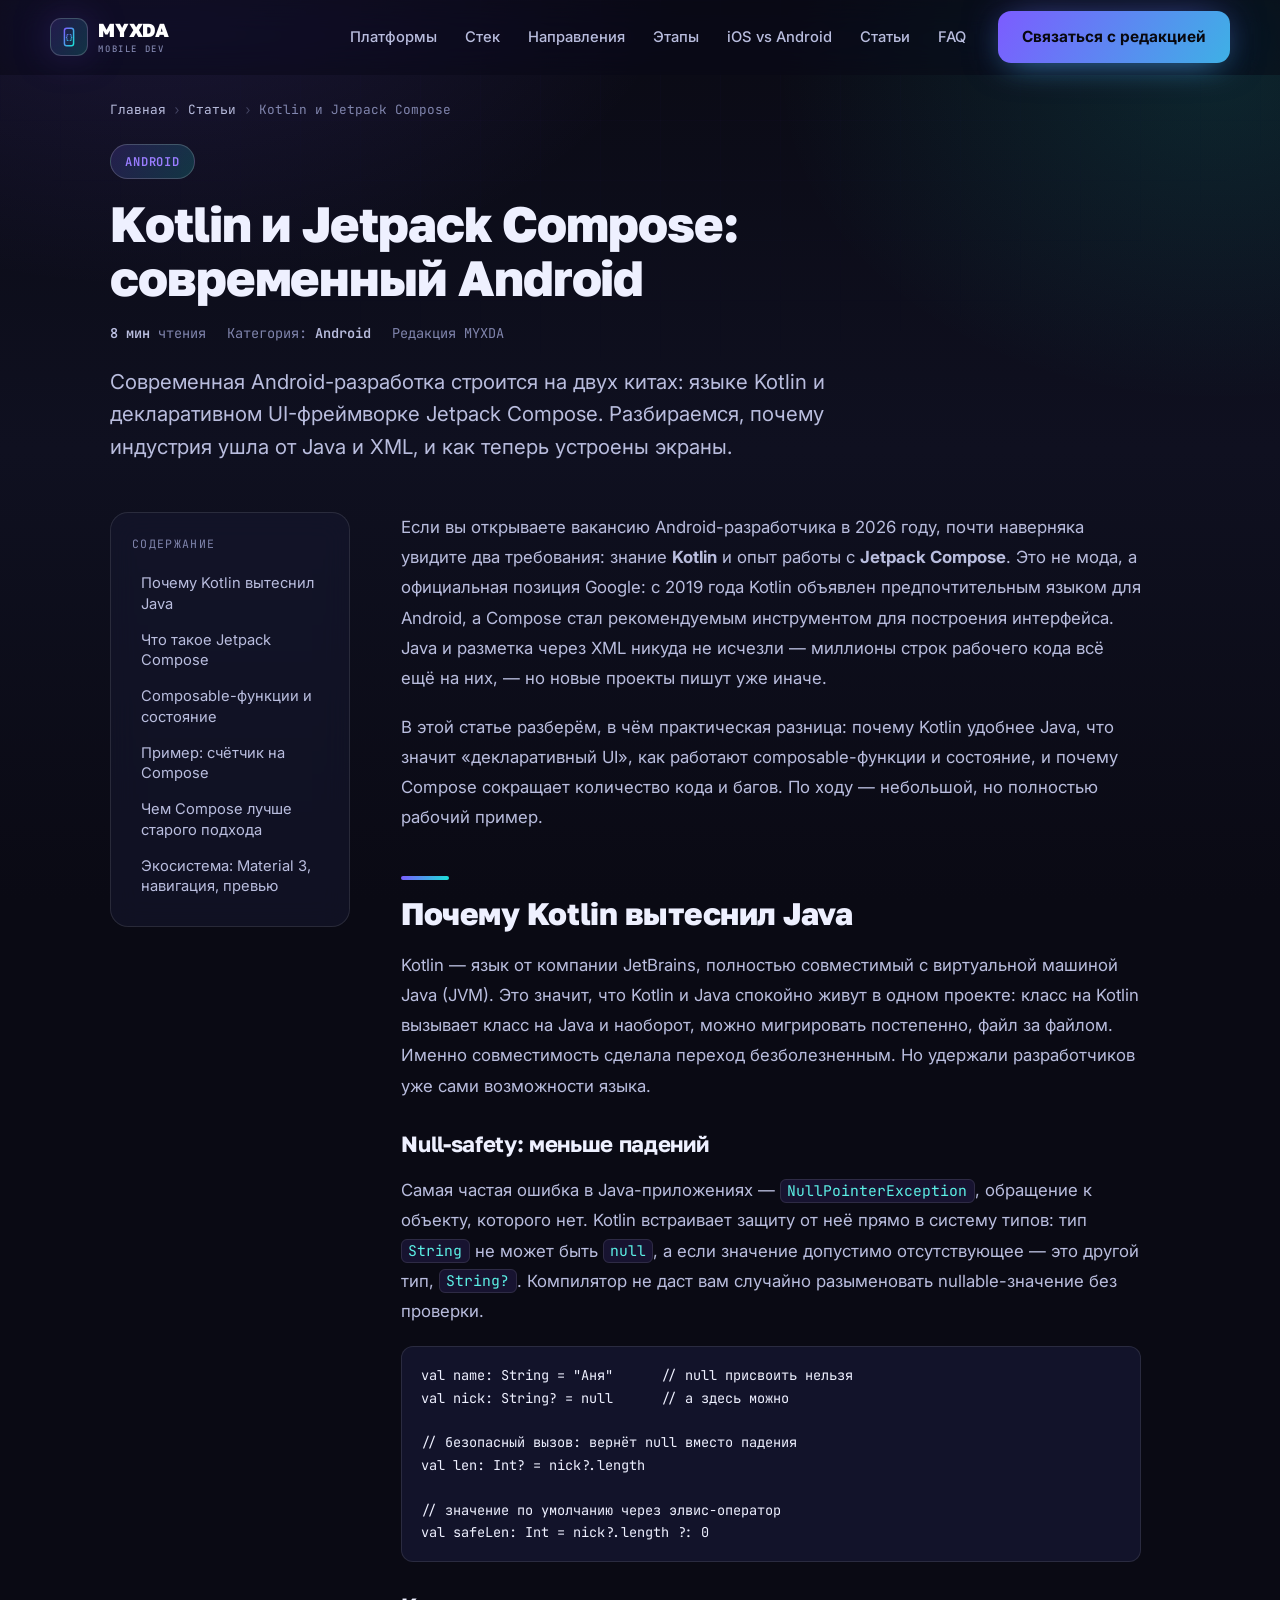
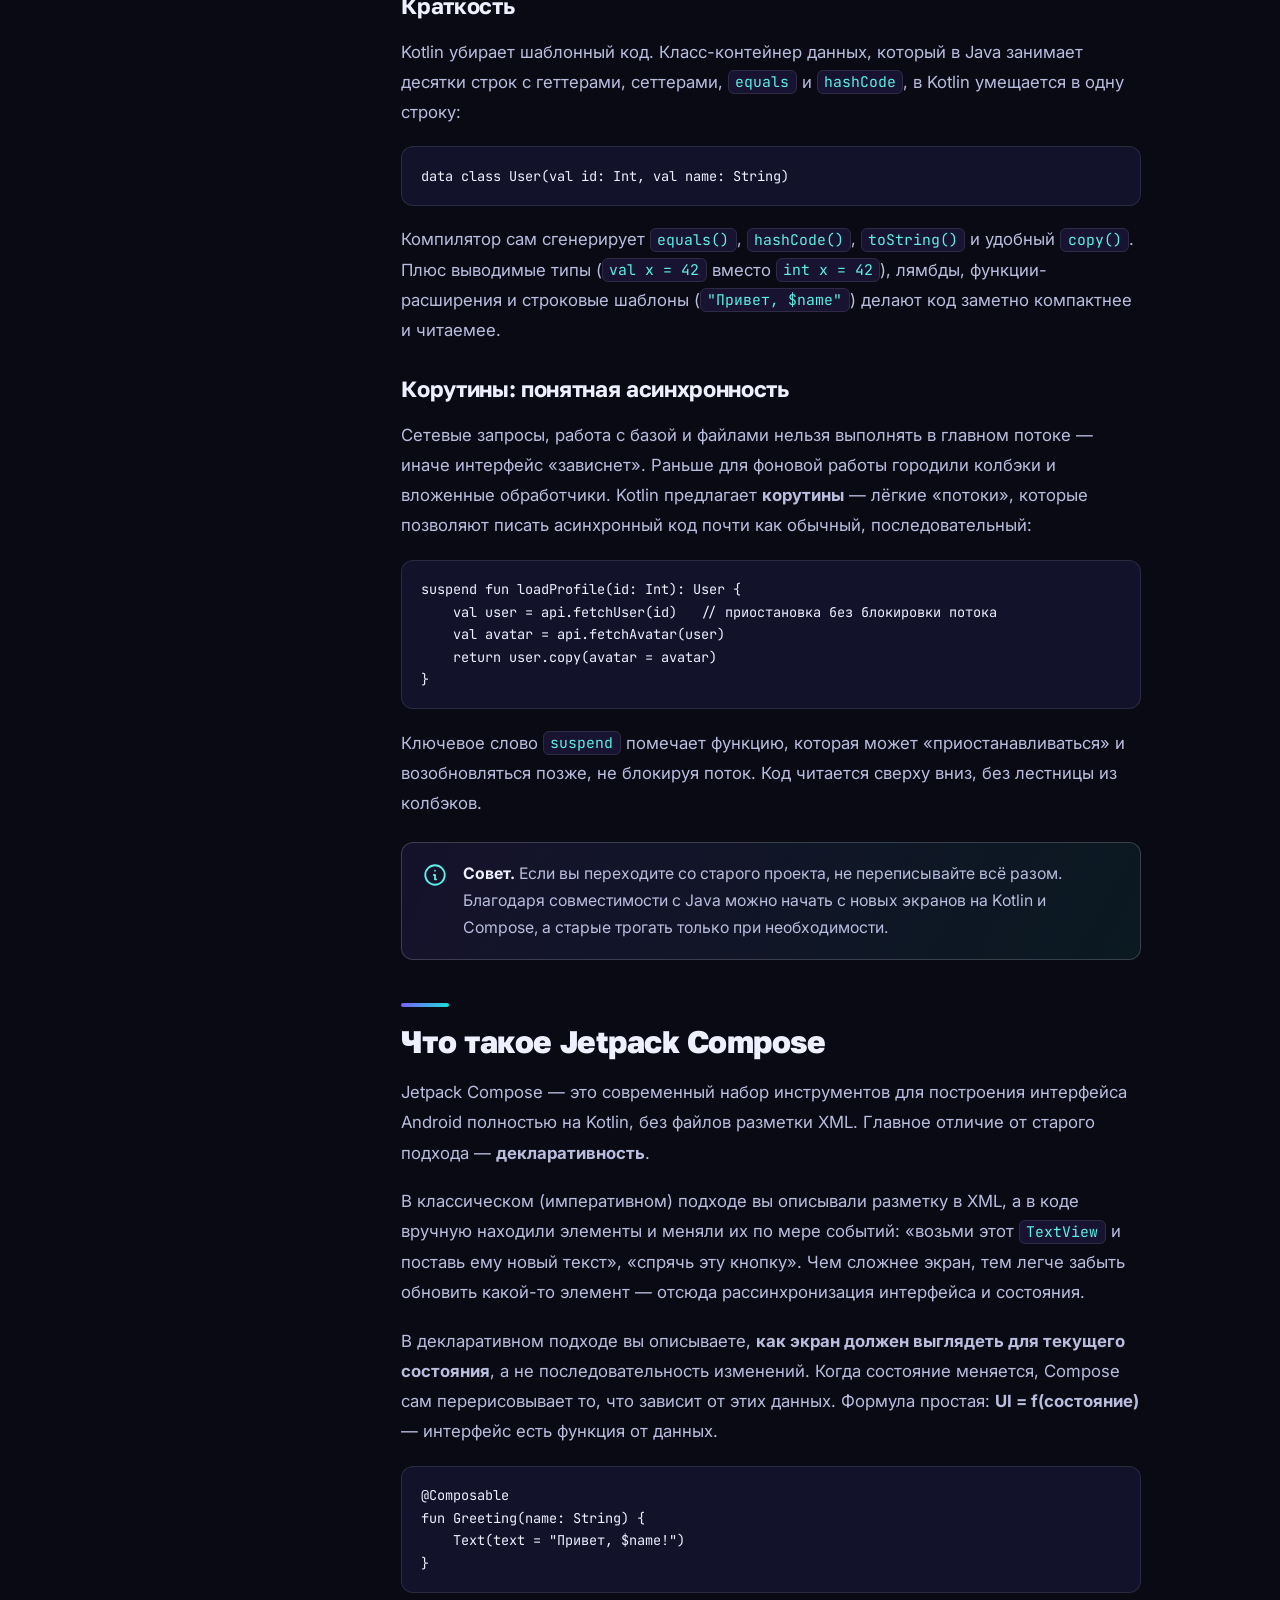
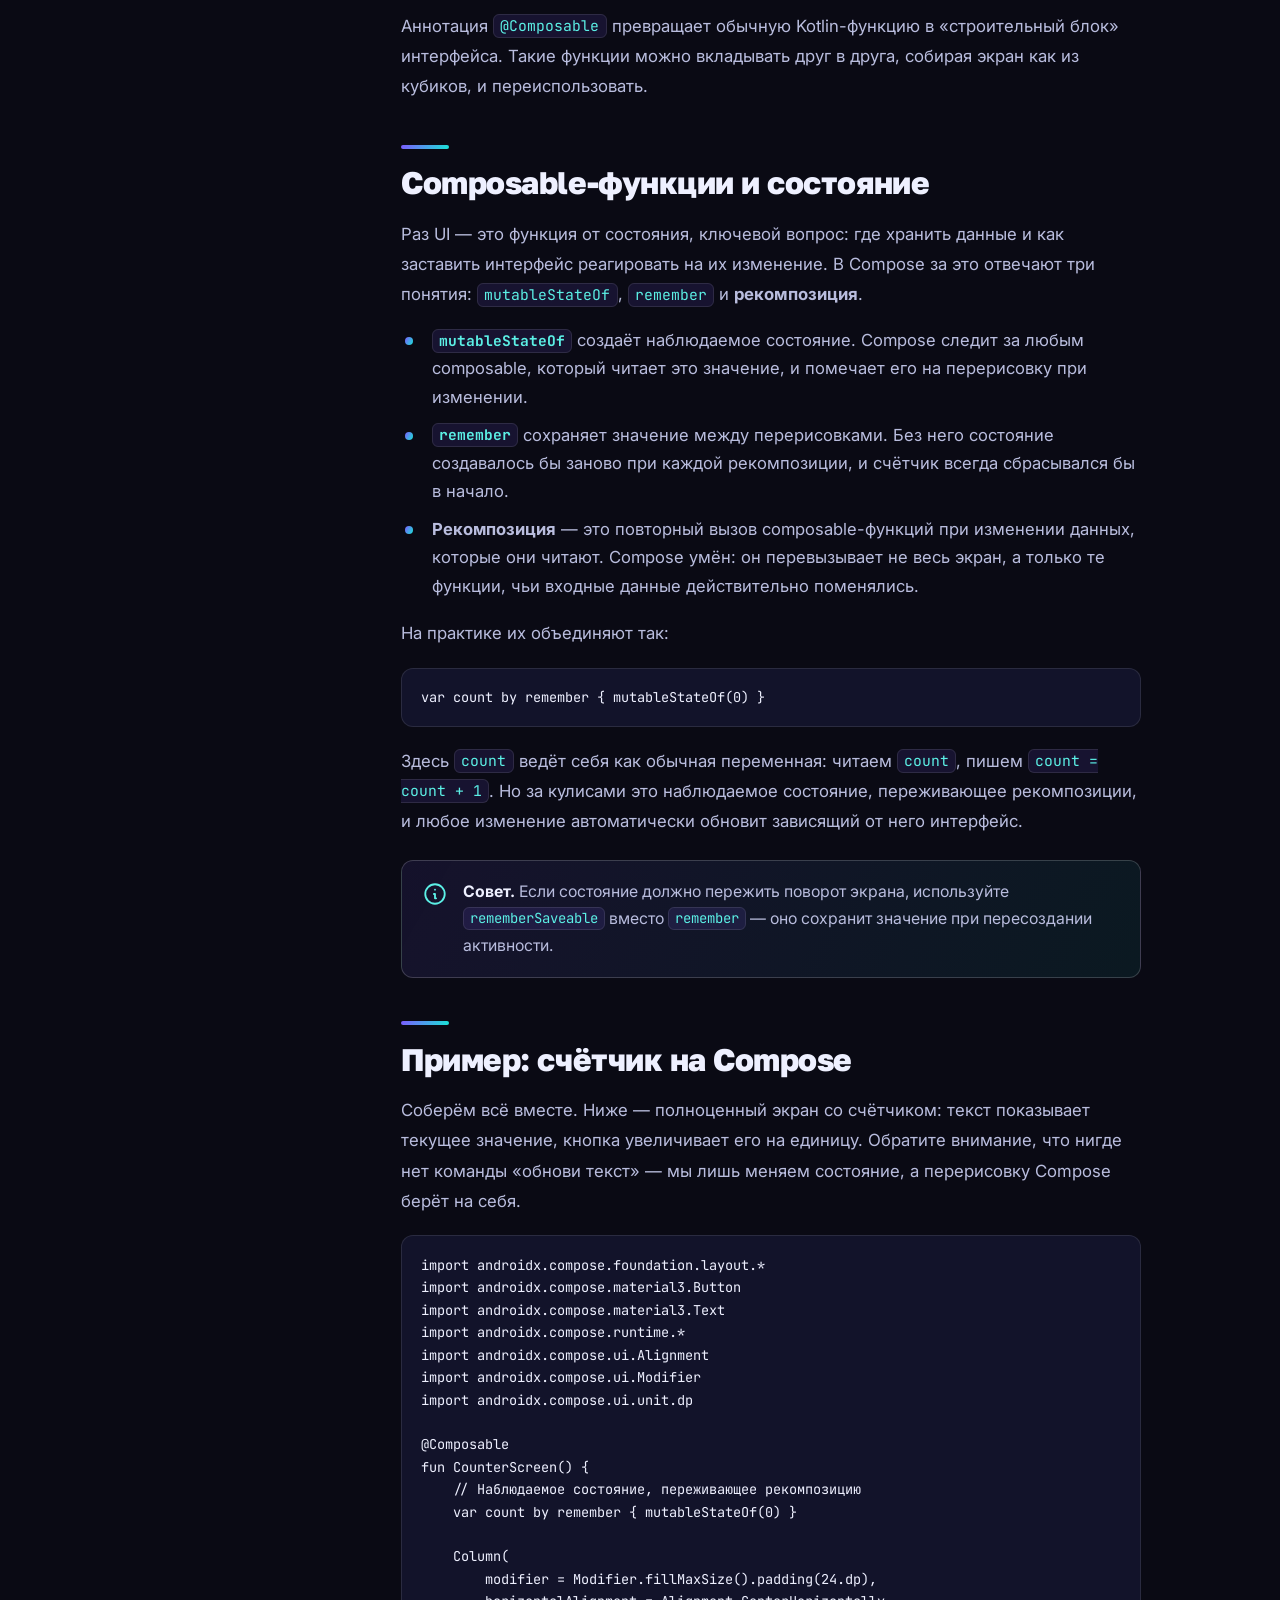
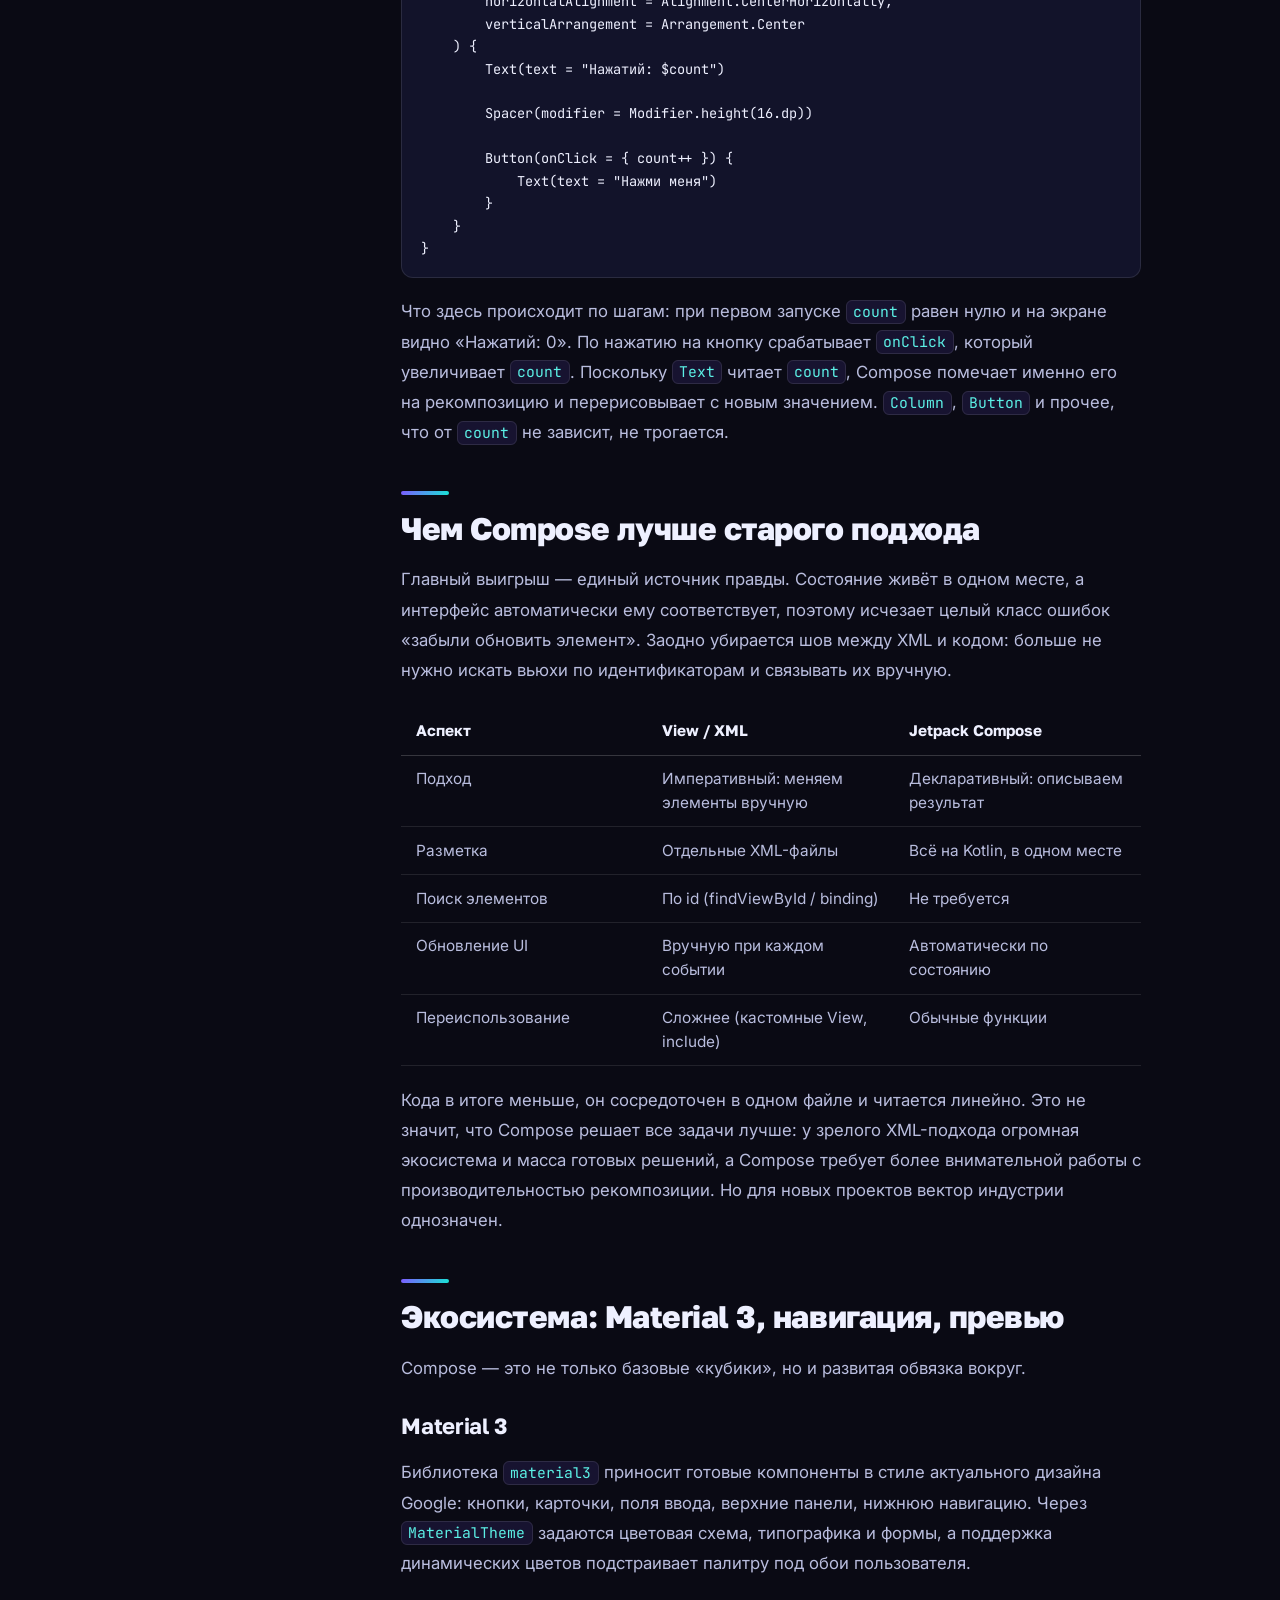
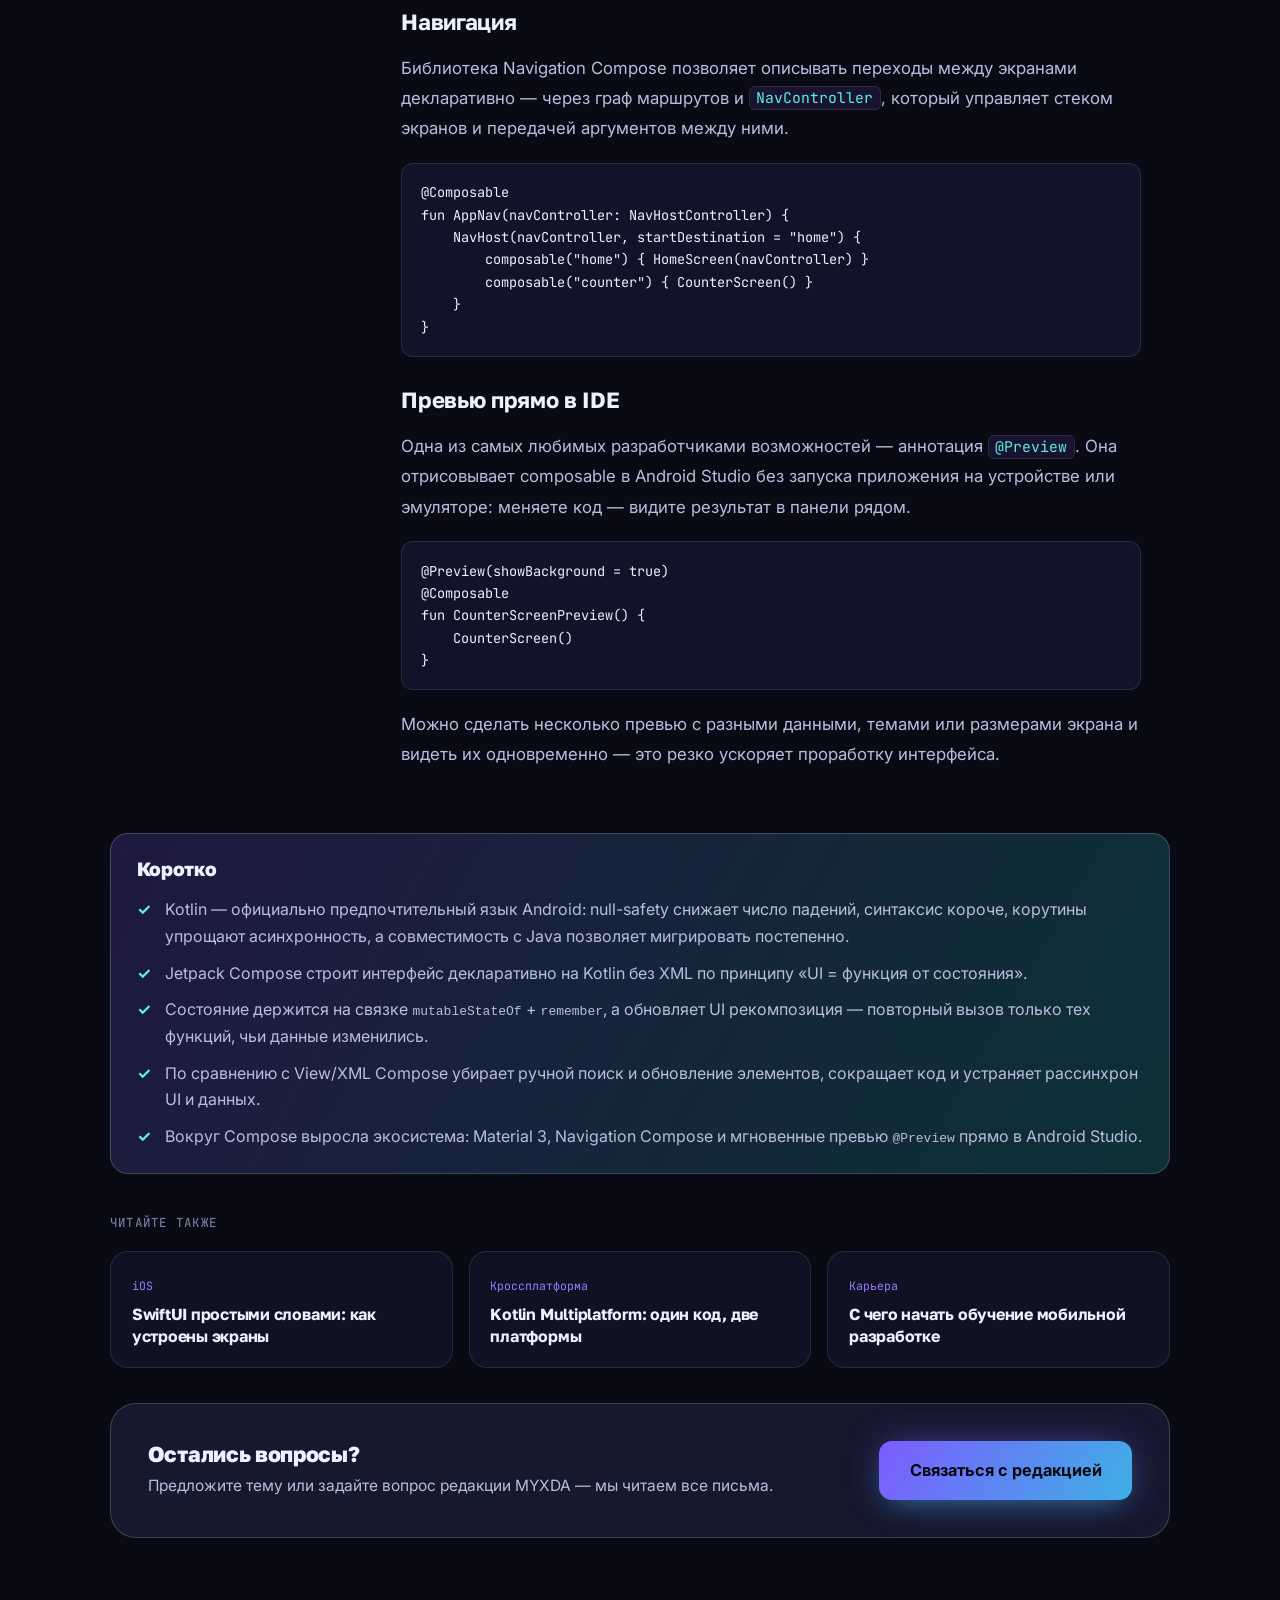
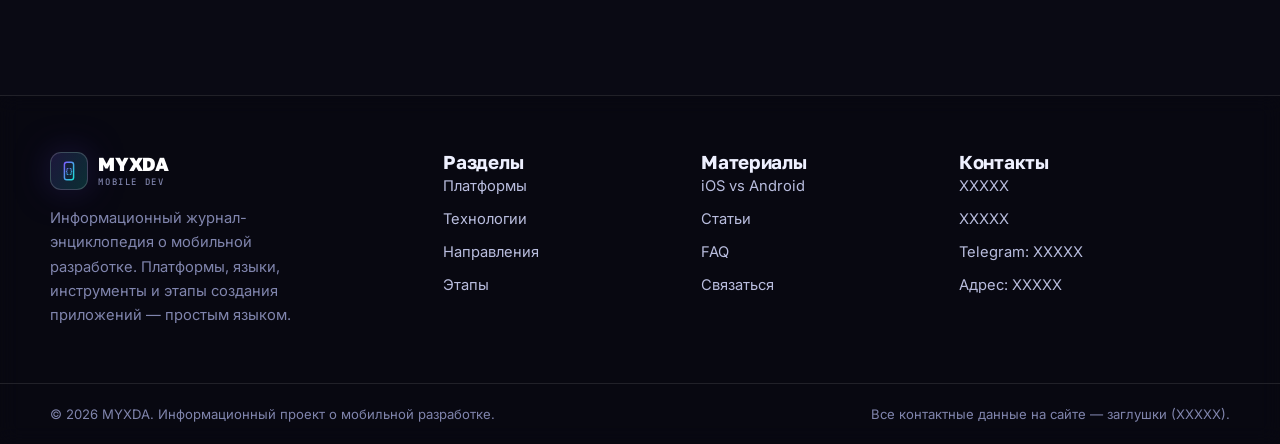
<file: articles/kotlin-compose.html>
<!DOCTYPE html>
<html lang="ru" class="no-js">
<head>
  <script>document.documentElement.className = document.documentElement.className.replace('no-js', 'js');</script>
  <meta charset="UTF-8" />
  <meta name="viewport" content="width=device-width, initial-scale=1.0" />
  <title>Kotlin и Jetpack Compose: современный Android — MYXDA</title>
  <meta name="description" content="Почему Kotlin вытеснил Java и как устроен Jetpack Compose: декларативный UI, composable-функции, состояние и рекомпозиция, пример счётчика и экосистема Material 3." />
  <meta name="theme-color" content="#0a0a14" />
  <meta property="og:type" content="article" />
  <meta property="og:title" content="Kotlin и Jetpack Compose: современный Android" />
  <meta property="og:description" content="Почему Kotlin вытеснил Java и как устроен Jetpack Compose: декларативный UI, composable-функции, состояние и рекомпозиция, пример счётчика и экосистема Material 3." />
  <meta property="og:locale" content="ru_RU" />
  <link rel="icon" href="../assets/img/favicon.svg" type="image/svg+xml" />
  <link rel="preconnect" href="https://fonts.googleapis.com" />
  <link rel="preconnect" href="https://fonts.gstatic.com" crossorigin />
  <link href="https://fonts.googleapis.com/css2?family=Golos+Text:wght@500;600;700;800;900&family=Inter:wght@400;500;600;700&family=JetBrains+Mono:wght@400;500;600;700&display=swap" rel="stylesheet" />
  <link rel="stylesheet" href="../assets/css/style.css" />
  <link rel="stylesheet" href="../assets/css/article.css" />
  <script type="application/ld+json">
  {"@context":"https://schema.org","@type":"Article","headline":"Kotlin и Jetpack Compose: современный Android","description":"Почему Kotlin вытеснил Java и как устроен Jetpack Compose: декларативный UI, composable-функции, состояние и рекомпозиция, пример счётчика и экосистема Material 3.","inLanguage":"ru-RU","author":{"@type":"Organization","name":"Редакция MYXDA"},"publisher":{"@type":"Organization","name":"MYXDA","email":"ХХХХХ","telephone":"ХХХХХ"},"datePublished":"2026-02-01"}
  </script>
</head>
<body>
  <a class="skip-link" href="#main">Перейти к содержимому</a>
  <header class="hdr" id="hdr">
    <div class="wrap hdr__in">
      <a class="logo" href="../index.html" aria-label="MYXDA — на главную">
        <span class="logo__mark" aria-hidden="true">
          <svg viewBox="0 0 24 24" fill="none">
            <rect x="7" y="2.5" width="10" height="19" rx="2.5" stroke="url(#lg)" stroke-width="1.6"/>
            <text x="12" y="14.5" font-family="monospace" font-size="7" font-weight="700" fill="url(#lg)" text-anchor="middle">{}</text>
            <defs><linearGradient id="lg" x1="0" y1="0" x2="1" y2="1"><stop offset="0" stop-color="#7c5cff"/><stop offset="1" stop-color="#19e3d6"/></linearGradient></defs>
          </svg>
        </span>
        <span class="logo__txt">MYXDA<small>mobile&nbsp;dev</small></span>
      </a>
      <nav class="nav" id="nav" aria-label="Основная навигация">
        <a class="nav__link" href="../index.html#platforms">Платформы</a>
        <a class="nav__link" href="../index.html#stack">Стек</a>
        <a class="nav__link" href="../index.html#dirs">Направления</a>
        <a class="nav__link" href="../index.html#stages">Этапы</a>
        <a class="nav__link" href="../index.html#versus">iOS vs Android</a>
        <a class="nav__link" href="../index.html#articles">Статьи</a>
        <a class="nav__link" href="../index.html#faq">FAQ</a>
        <a class="btn btn--primary nav__cta" href="../index.html#contact">Связаться</a>
      </nav>
      <div class="hdr__actions">
        <a class="btn btn--primary hdr__cta" href="../index.html#contact">Связаться с редакцией</a>
        <button class="burger" id="burger" aria-label="Открыть меню" aria-expanded="false" aria-controls="nav"><span></span><span></span><span></span></button>
      </div>
    </div>
  </header>
  <main id="main" tabindex="-1">
    <article class="article">
      <div class="wrap">
        <nav class="crumbs" aria-label="Хлебные крошки"><a href="../index.html">Главная</a><span aria-hidden="true">›</span><a href="../index.html#articles">Статьи</a><span aria-hidden="true">›</span><span class="crumbs__cur" aria-current="page">Kotlin и Jetpack Compose</span></nav>
        <header class="article__head reveal">
          <span class="article__cat">Android</span>
          <h1 class="article__title">Kotlin и Jetpack Compose: современный Android</h1>
          <div class="article__meta"><span><b>8 мин</b> чтения</span><span>Категория: <b>Android</b></span><span>Редакция MYXDA</span></div>
          <p class="article__lead">Современная Android-разработка строится на двух китах: языке Kotlin и декларативном UI-фреймворке Jetpack Compose. Разбираемся, почему индустрия ушла от Java и XML, и как теперь устроены экраны.</p>
        </header>
        <div class="article__grid">
          <aside class="toc reveal" aria-label="Содержание статьи">
            <p class="toc__title">Содержание</p>
            <ol>
              <li><a href="#why-kotlin">Почему Kotlin вытеснил Java</a></li>
              <li><a href="#what-compose">Что такое Jetpack Compose</a></li>
              <li><a href="#state">Composable-функции и состояние</a></li>
              <li><a href="#example">Пример: счётчик на Compose</a></li>
              <li><a href="#vs-xml">Чем Compose лучше старого подхода</a></li>
              <li><a href="#ecosystem">Экосистема: Material 3, навигация, превью</a></li>
            </ol>
          </aside>
          <div class="prose reveal">
            <p>Если вы открываете вакансию Android-разработчика в 2026 году, почти наверняка увидите два требования: знание <b>Kotlin</b> и опыт работы с <b>Jetpack Compose</b>. Это не мода, а официальная позиция Google: с 2019 года Kotlin объявлен предпочтительным языком для Android, а Compose стал рекомендуемым инструментом для построения интерфейса. Java и разметка через XML никуда не исчезли — миллионы строк рабочего кода всё ещё на них, — но новые проекты пишут уже иначе.</p>
            <p>В этой статье разберём, в чём практическая разница: почему Kotlin удобнее Java, что значит «декларативный UI», как работают composable-функции и состояние, и почему Compose сокращает количество кода и багов. По ходу — небольшой, но полностью рабочий пример.</p>

            <h2 id="why-kotlin">Почему Kotlin вытеснил Java</h2>
            <p>Kotlin — язык от компании JetBrains, полностью совместимый с виртуальной машиной Java (JVM). Это значит, что Kotlin и Java спокойно живут в одном проекте: класс на Kotlin вызывает класс на Java и наоборот, можно мигрировать постепенно, файл за файлом. Именно совместимость сделала переход безболезненным. Но удержали разработчиков уже сами возможности языка.</p>

            <h3>Null-safety: меньше падений</h3>
            <p>Самая частая ошибка в Java-приложениях — <code>NullPointerException</code>, обращение к объекту, которого нет. Kotlin встраивает защиту от неё прямо в систему типов: тип <code>String</code> не может быть <code>null</code>, а если значение допустимо отсутствующее — это другой тип, <code>String?</code>. Компилятор не даст вам случайно разыменовать nullable-значение без проверки.</p>
            <pre><code>val name: String = "Аня"      // null присвоить нельзя
val nick: String? = null      // а здесь можно

// безопасный вызов: вернёт null вместо падения
val len: Int? = nick?.length

// значение по умолчанию через элвис-оператор
val safeLen: Int = nick?.length ?: 0</code></pre>

            <h3>Краткость</h3>
            <p>Kotlin убирает шаблонный код. Класс-контейнер данных, который в Java занимает десятки строк с геттерами, сеттерами, <code>equals</code> и <code>hashCode</code>, в Kotlin умещается в одну строку:</p>
            <pre><code>data class User(val id: Int, val name: String)</code></pre>
            <p>Компилятор сам сгенерирует <code>equals()</code>, <code>hashCode()</code>, <code>toString()</code> и удобный <code>copy()</code>. Плюс выводимые типы (<code>val x = 42</code> вместо <code>int x = 42</code>), лямбды, функции-расширения и строковые шаблоны (<code>"Привет, $name"</code>) делают код заметно компактнее и читаемее.</p>

            <h3>Корутины: понятная асинхронность</h3>
            <p>Сетевые запросы, работа с базой и файлами нельзя выполнять в главном потоке — иначе интерфейс «зависнет». Раньше для фоновой работы городили колбэки и вложенные обработчики. Kotlin предлагает <b>корутины</b> — лёгкие «потоки», которые позволяют писать асинхронный код почти как обычный, последовательный:</p>
            <pre><code>suspend fun loadProfile(id: Int): User {
    val user = api.fetchUser(id)   // приостановка без блокировки потока
    val avatar = api.fetchAvatar(user)
    return user.copy(avatar = avatar)
}</code></pre>
            <p>Ключевое слово <code>suspend</code> помечает функцию, которая может «приостанавливаться» и возобновляться позже, не блокируя поток. Код читается сверху вниз, без лестницы из колбэков.</p>

            <aside class="callout"><span class="callout__ic" aria-hidden="true"><svg viewBox="0 0 24 24"><path d="M12 8h.01M11 12h1v4h1"/><circle cx="12" cy="12" r="9"/></svg></span><p><b>Совет.</b> Если вы переходите со старого проекта, не переписывайте всё разом. Благодаря совместимости с Java можно начать с новых экранов на Kotlin и Compose, а старые трогать только при необходимости.</p></aside>

            <h2 id="what-compose">Что такое Jetpack Compose</h2>
            <p>Jetpack Compose — это современный набор инструментов для построения интерфейса Android полностью на Kotlin, без файлов разметки XML. Главное отличие от старого подхода — <b>декларативность</b>.</p>
            <p>В классическом (императивном) подходе вы описывали разметку в XML, а в коде вручную находили элементы и меняли их по мере событий: «возьми этот <code>TextView</code> и поставь ему новый текст», «спрячь эту кнопку». Чем сложнее экран, тем легче забыть обновить какой-то элемент — отсюда рассинхронизация интерфейса и состояния.</p>
            <p>В декларативном подходе вы описываете, <b>как экран должен выглядеть для текущего состояния</b>, а не последовательность изменений. Когда состояние меняется, Compose сам перерисовывает то, что зависит от этих данных. Формула простая: <b>UI = f(состояние)</b> — интерфейс есть функция от данных.</p>
            <pre><code>@Composable
fun Greeting(name: String) {
    Text(text = "Привет, $name!")
}</code></pre>
            <p>Аннотация <code>@Composable</code> превращает обычную Kotlin-функцию в «строительный блок» интерфейса. Такие функции можно вкладывать друг в друга, собирая экран как из кубиков, и переиспользовать.</p>

            <h2 id="state">Composable-функции и состояние</h2>
            <p>Раз UI — это функция от состояния, ключевой вопрос: где хранить данные и как заставить интерфейс реагировать на их изменение. В Compose за это отвечают три понятия: <code>mutableStateOf</code>, <code>remember</code> и <b>рекомпозиция</b>.</p>
            <ul>
              <li><b><code>mutableStateOf</code></b> создаёт наблюдаемое состояние. Compose следит за любым composable, который читает это значение, и помечает его на перерисовку при изменении.</li>
              <li><b><code>remember</code></b> сохраняет значение между перерисовками. Без него состояние создавалось бы заново при каждой рекомпозиции, и счётчик всегда сбрасывался бы в начало.</li>
              <li><b>Рекомпозиция</b> — это повторный вызов composable-функций при изменении данных, которые они читают. Compose умён: он перевызывает не весь экран, а только те функции, чьи входные данные действительно поменялись.</li>
            </ul>
            <p>На практике их объединяют так:</p>
            <pre><code>var count by remember { mutableStateOf(0) }</code></pre>
            <p>Здесь <code>count</code> ведёт себя как обычная переменная: читаем <code>count</code>, пишем <code>count = count + 1</code>. Но за кулисами это наблюдаемое состояние, переживающее рекомпозиции, и любое изменение автоматически обновит зависящий от него интерфейс.</p>

            <aside class="callout"><span class="callout__ic" aria-hidden="true"><svg viewBox="0 0 24 24"><path d="M12 8h.01M11 12h1v4h1"/><circle cx="12" cy="12" r="9"/></svg></span><p><b>Совет.</b> Если состояние должно пережить поворот экрана, используйте <code>rememberSaveable</code> вместо <code>remember</code> — оно сохранит значение при пересоздании активности.</p></aside>

            <h2 id="example">Пример: счётчик на Compose</h2>
            <p>Соберём всё вместе. Ниже — полноценный экран со счётчиком: текст показывает текущее значение, кнопка увеличивает его на единицу. Обратите внимание, что нигде нет команды «обнови текст» — мы лишь меняем состояние, а перерисовку Compose берёт на себя.</p>
            <pre><code>import androidx.compose.foundation.layout.*
import androidx.compose.material3.Button
import androidx.compose.material3.Text
import androidx.compose.runtime.*
import androidx.compose.ui.Alignment
import androidx.compose.ui.Modifier
import androidx.compose.ui.unit.dp

@Composable
fun CounterScreen() {
    // Наблюдаемое состояние, переживающее рекомпозицию
    var count by remember { mutableStateOf(0) }

    Column(
        modifier = Modifier.fillMaxSize().padding(24.dp),
        horizontalAlignment = Alignment.CenterHorizontally,
        verticalArrangement = Arrangement.Center
    ) {
        Text(text = "Нажатий: $count")

        Spacer(modifier = Modifier.height(16.dp))

        Button(onClick = { count++ }) {
            Text(text = "Нажми меня")
        }
    }
}</code></pre>
            <p>Что здесь происходит по шагам: при первом запуске <code>count</code> равен нулю и на экране видно «Нажатий: 0». По нажатию на кнопку срабатывает <code>onClick</code>, который увеличивает <code>count</code>. Поскольку <code>Text</code> читает <code>count</code>, Compose помечает именно его на рекомпозицию и перерисовывает с новым значением. <code>Column</code>, <code>Button</code> и прочее, что от <code>count</code> не зависит, не трогается.</p>

            <h2 id="vs-xml">Чем Compose лучше старого подхода</h2>
            <p>Главный выигрыш — единый источник правды. Состояние живёт в одном месте, а интерфейс автоматически ему соответствует, поэтому исчезает целый класс ошибок «забыли обновить элемент». Заодно убирается шов между XML и кодом: больше не нужно искать вьюхи по идентификаторам и связывать их вручную.</p>
            <table>
              <thead>
                <tr><th>Аспект</th><th>View / XML</th><th>Jetpack Compose</th></tr>
              </thead>
              <tbody>
                <tr><td>Подход</td><td>Императивный: меняем элементы вручную</td><td>Декларативный: описываем результат</td></tr>
                <tr><td>Разметка</td><td>Отдельные XML-файлы</td><td>Всё на Kotlin, в одном месте</td></tr>
                <tr><td>Поиск элементов</td><td>По id (findViewById / binding)</td><td>Не требуется</td></tr>
                <tr><td>Обновление UI</td><td>Вручную при каждом событии</td><td>Автоматически по состоянию</td></tr>
                <tr><td>Переиспользование</td><td>Сложнее (кастомные View, include)</td><td>Обычные функции</td></tr>
              </tbody>
            </table>
            <p>Кода в итоге меньше, он сосредоточен в одном файле и читается линейно. Это не значит, что Compose решает все задачи лучше: у зрелого XML-подхода огромная экосистема и масса готовых решений, а Compose требует более внимательной работы с производительностью рекомпозиции. Но для новых проектов вектор индустрии однозначен.</p>

            <h2 id="ecosystem">Экосистема: Material 3, навигация, превью</h2>
            <p>Compose — это не только базовые «кубики», но и развитая обвязка вокруг.</p>
            <h3>Material 3</h3>
            <p>Библиотека <code>material3</code> приносит готовые компоненты в стиле актуального дизайна Google: кнопки, карточки, поля ввода, верхние панели, нижнюю навигацию. Через <code>MaterialTheme</code> задаются цветовая схема, типографика и формы, а поддержка динамических цветов подстраивает палитру под обои пользователя.</p>
            <h3>Навигация</h3>
            <p>Библиотека Navigation Compose позволяет описывать переходы между экранами декларативно — через граф маршрутов и <code>NavController</code>, который управляет стеком экранов и передачей аргументов между ними.</p>
            <pre><code>@Composable
fun AppNav(navController: NavHostController) {
    NavHost(navController, startDestination = "home") {
        composable("home") { HomeScreen(navController) }
        composable("counter") { CounterScreen() }
    }
}</code></pre>
            <h3>Превью прямо в IDE</h3>
            <p>Одна из самых любимых разработчиками возможностей — аннотация <code>@Preview</code>. Она отрисовывает composable в Android Studio без запуска приложения на устройстве или эмуляторе: меняете код — видите результат в панели рядом.</p>
            <pre><code>@Preview(showBackground = true)
@Composable
fun CounterScreenPreview() {
    CounterScreen()
}</code></pre>
            <p>Можно сделать несколько превью с разными данными, темами или размерами экрана и видеть их одновременно — это резко ускоряет проработку интерфейса.</p>
          </div>
        </div>
        <div class="article__foot">
          <div class="takeaways reveal"><h2>Коротко</h2><ul>
            <li>Kotlin — официально предпочтительный язык Android: null-safety снижает число падений, синтаксис короче, корутины упрощают асинхронность, а совместимость с Java позволяет мигрировать постепенно.</li>
            <li>Jetpack Compose строит интерфейс декларативно на Kotlin без XML по принципу «UI = функция от состояния».</li>
            <li>Состояние держится на связке <code>mutableStateOf</code> + <code>remember</code>, а обновляет UI рекомпозиция — повторный вызов только тех функций, чьи данные изменились.</li>
            <li>По сравнению с View/XML Compose убирает ручной поиск и обновление элементов, сокращает код и устраняет рассинхрон UI и данных.</li>
            <li>Вокруг Compose выросла экосистема: Material 3, Navigation Compose и мгновенные превью <code>@Preview</code> прямо в Android Studio.</li>
          </ul></div>
          <p class="related__title">Читайте также</p>
          <div class="related">
            <article class="related__card reveal"><span class="cat">iOS</span><h3><a href="swiftui-basics.html">SwiftUI простыми словами: как устроены экраны</a></h3></article>
            <article class="related__card reveal"><span class="cat">Кроссплатформа</span><h3><a href="kotlin-multiplatform.html">Kotlin Multiplatform: один код, две платформы</a></h3></article>
            <article class="related__card reveal"><span class="cat">Карьера</span><h3><a href="start-mobile-dev.html">С чего начать обучение мобильной разработке</a></h3></article>
          </div>
          <div class="article__cta reveal"><div><h2>Остались вопросы?</h2><p>Предложите тему или задайте вопрос редакции MYXDA — мы читаем все письма.</p></div><a class="btn btn--primary btn--lg" href="../index.html#contact">Связаться с редакцией</a></div>
        </div>
      </div>
    </article>
  </main>
  <footer class="foot">
    <div class="wrap foot__in">
      <div class="foot__brand">
        <a class="logo" href="../index.html" aria-label="MYXDA">
          <span class="logo__mark" aria-hidden="true">
            <svg viewBox="0 0 24 24" fill="none">
              <rect x="7" y="2.5" width="10" height="19" rx="2.5" stroke="url(#lg2)" stroke-width="1.6"/>
              <text x="12" y="14.5" font-family="monospace" font-size="7" font-weight="700" fill="url(#lg2)" text-anchor="middle">{}</text>
              <defs><linearGradient id="lg2" x1="0" y1="0" x2="1" y2="1"><stop offset="0" stop-color="#7c5cff"/><stop offset="1" stop-color="#19e3d6"/></linearGradient></defs>
            </svg>
          </span>
          <span class="logo__txt">MYXDA<small>mobile&nbsp;dev</small></span>
        </a>
        <p class="foot__about">Информационный журнал-энциклопедия о мобильной разработке. Платформы, языки, инструменты и этапы создания приложений — простым языком.</p>
      </div>
      <nav class="foot__col" aria-label="Разделы">
        <h3>Разделы</h3>
        <a href="../index.html#platforms">Платформы</a>
        <a href="../index.html#stack">Технологии</a>
        <a href="../index.html#dirs">Направления</a>
        <a href="../index.html#stages">Этапы</a>
      </nav>
      <nav class="foot__col" aria-label="Материалы">
        <h3>Материалы</h3>
        <a href="../index.html#versus">iOS vs Android</a>
        <a href="../index.html#articles">Статьи</a>
        <a href="../index.html#faq">FAQ</a>
        <a href="../index.html#contact">Связаться</a>
      </nav>
      <div class="foot__col foot__contacts">
        <h3>Контакты</h3>
        <p><a href="mailto:ХХХХХ">ХХХХХ</a></p>
        <p><a href="tel:ХХХХХ">ХХХХХ</a></p>
        <p>Telegram: ХХХХХ</p>
        <p>Адрес: ХХХХХ</p>
      </div>
    </div>
    <div class="foot__bottom">
      <div class="wrap foot__bottom-in">
        <span>© <span id="year">2026</span> MYXDA. Информационный проект о мобильной разработке.</span>
        <span>Все контактные данные на сайте — заглушки (ХХХХХ).</span>
      </div>
    </div>
  </footer>
  <button class="totop" id="toTop" aria-label="Наверх" hidden><svg viewBox="0 0 24 24" aria-hidden="true"><path d="m6 15 6-6 6 6"/></svg></button>
  <div class="toast" id="toast" role="status" aria-live="polite"></div>
  <script src="../assets/js/main.js" defer></script>
</body>
</html>
</file>
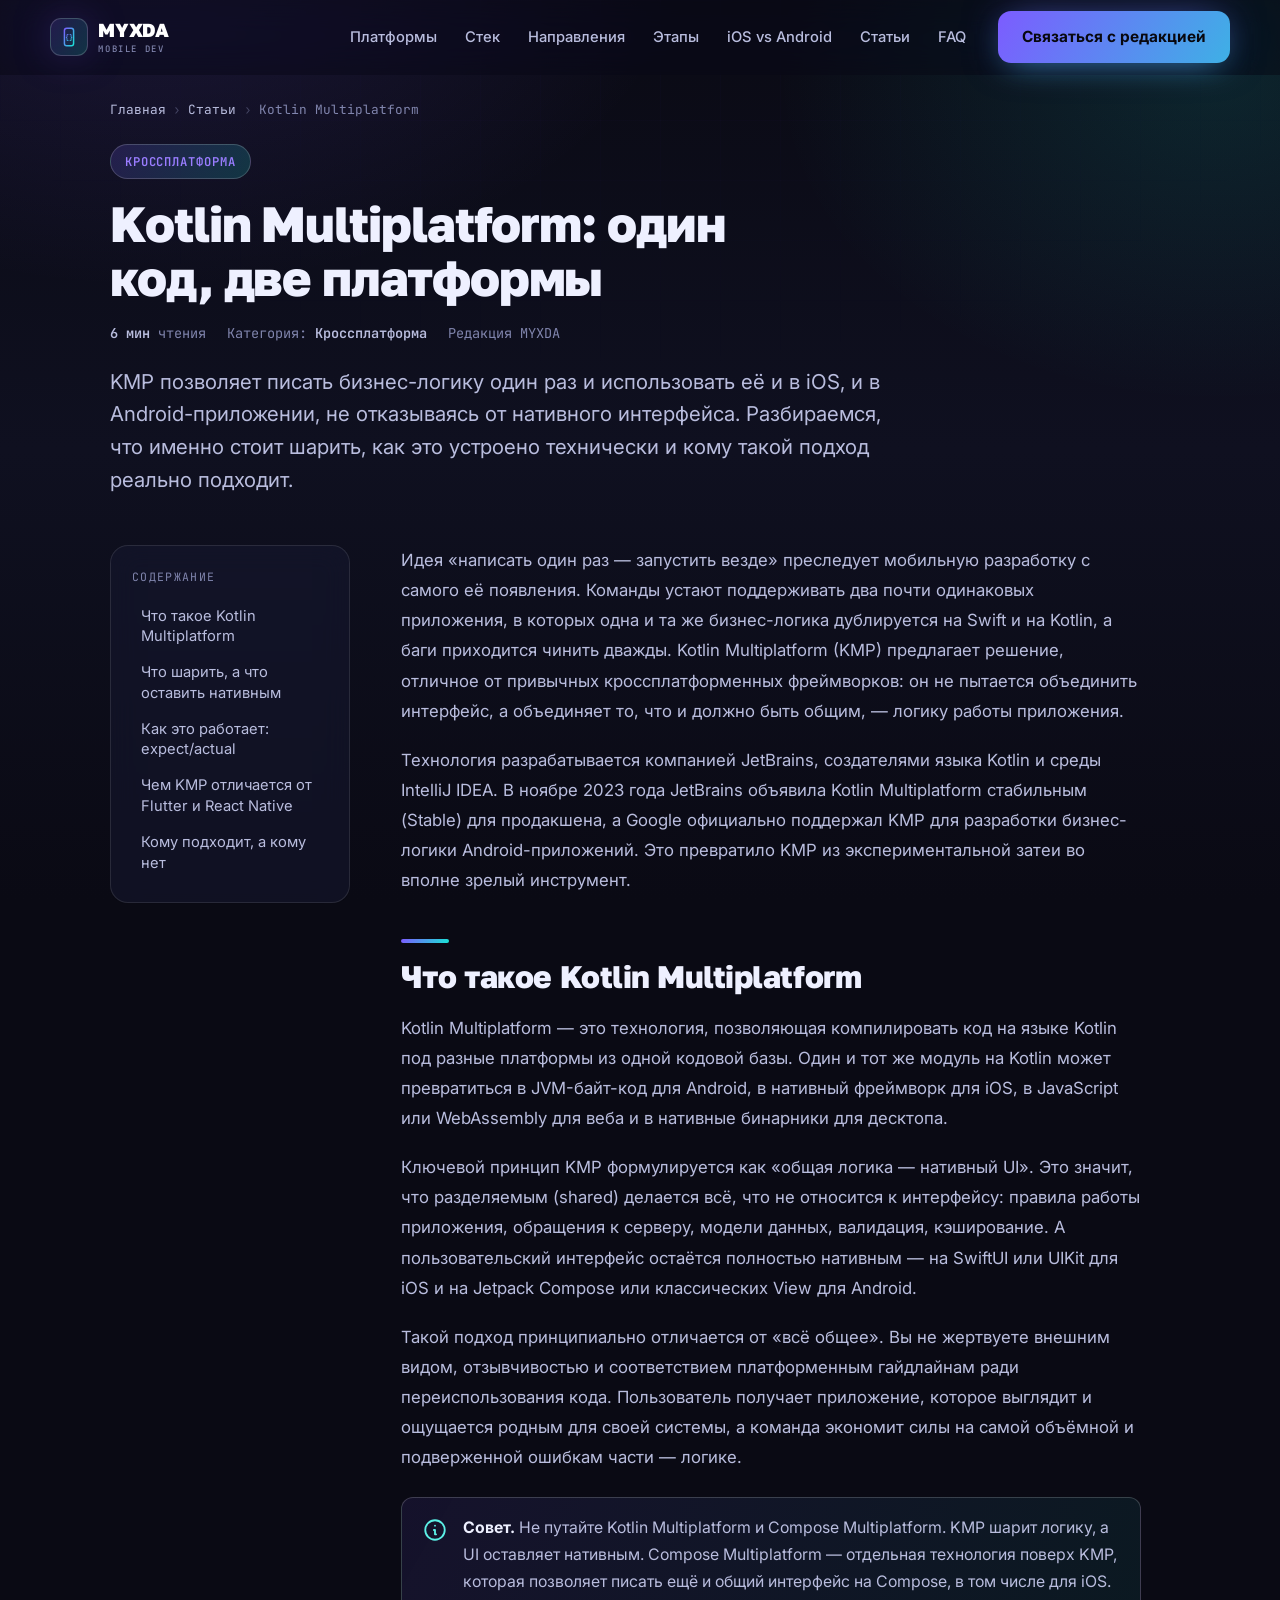
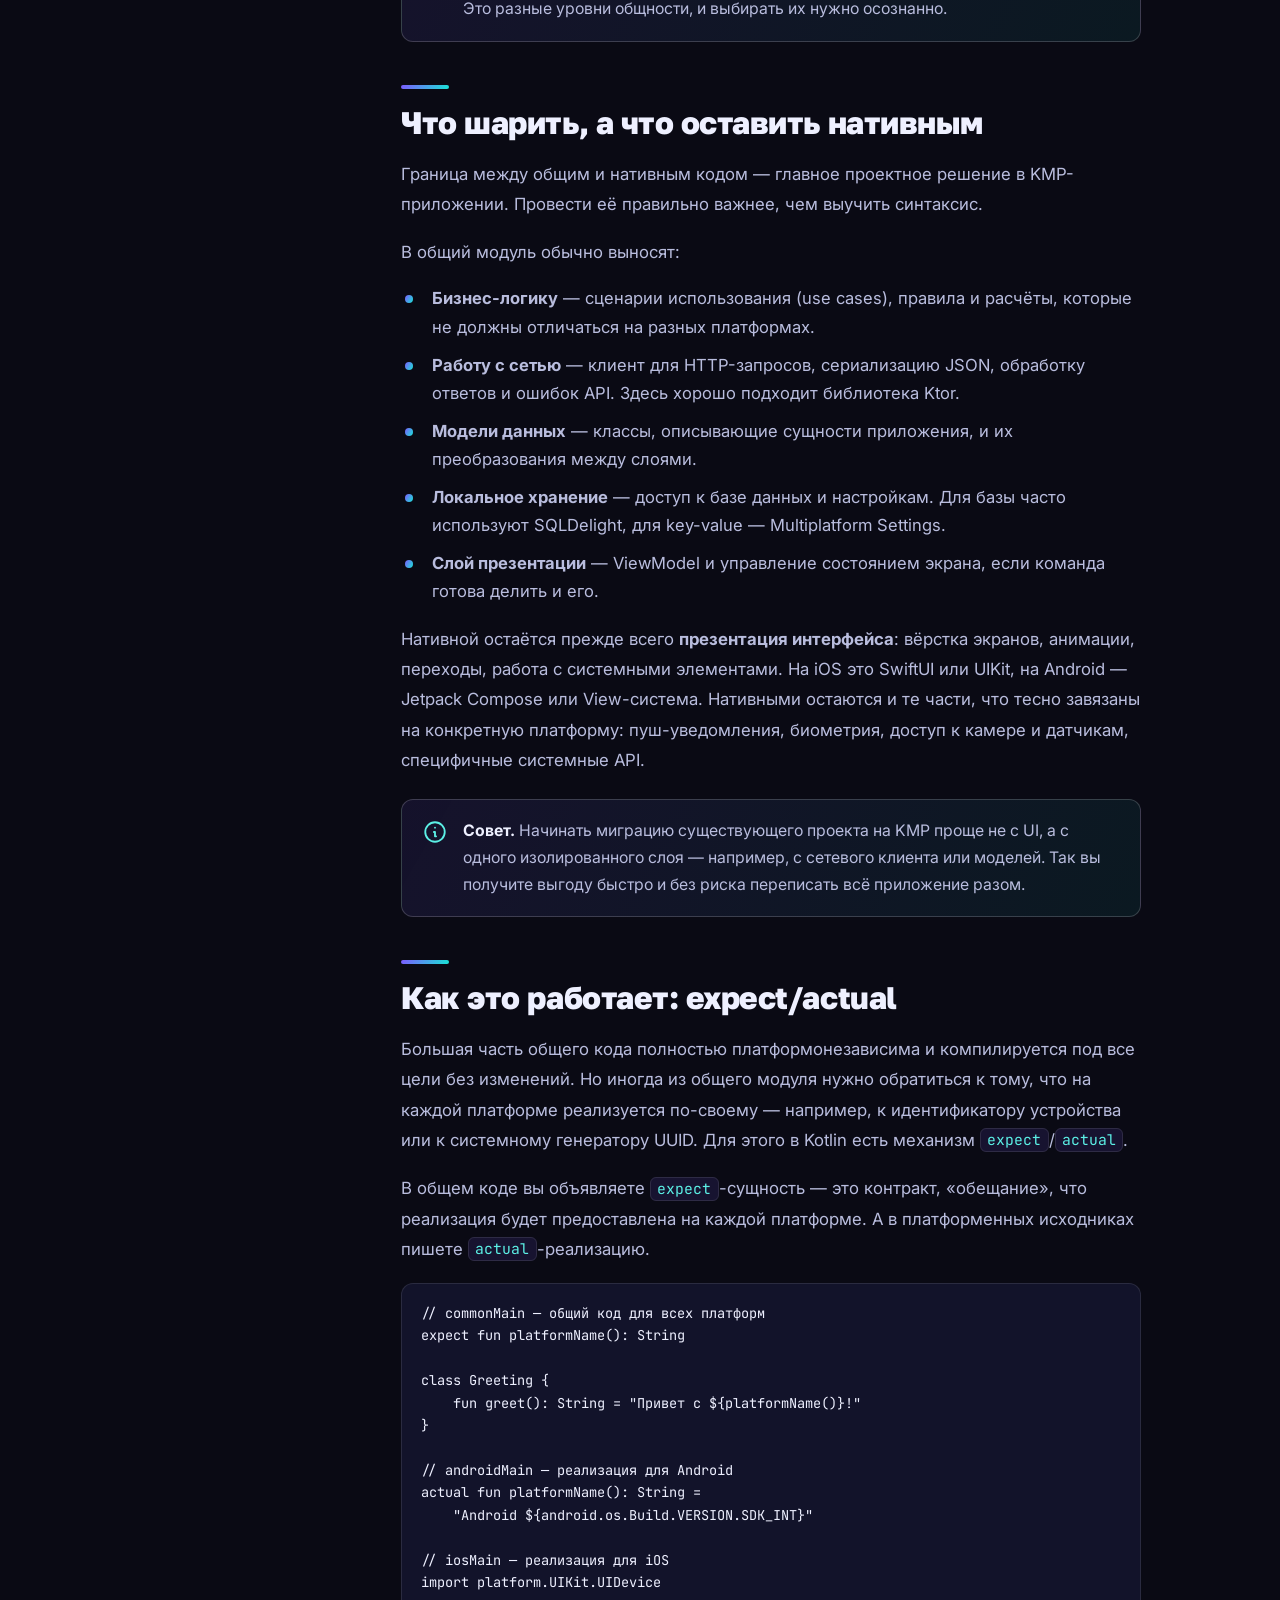
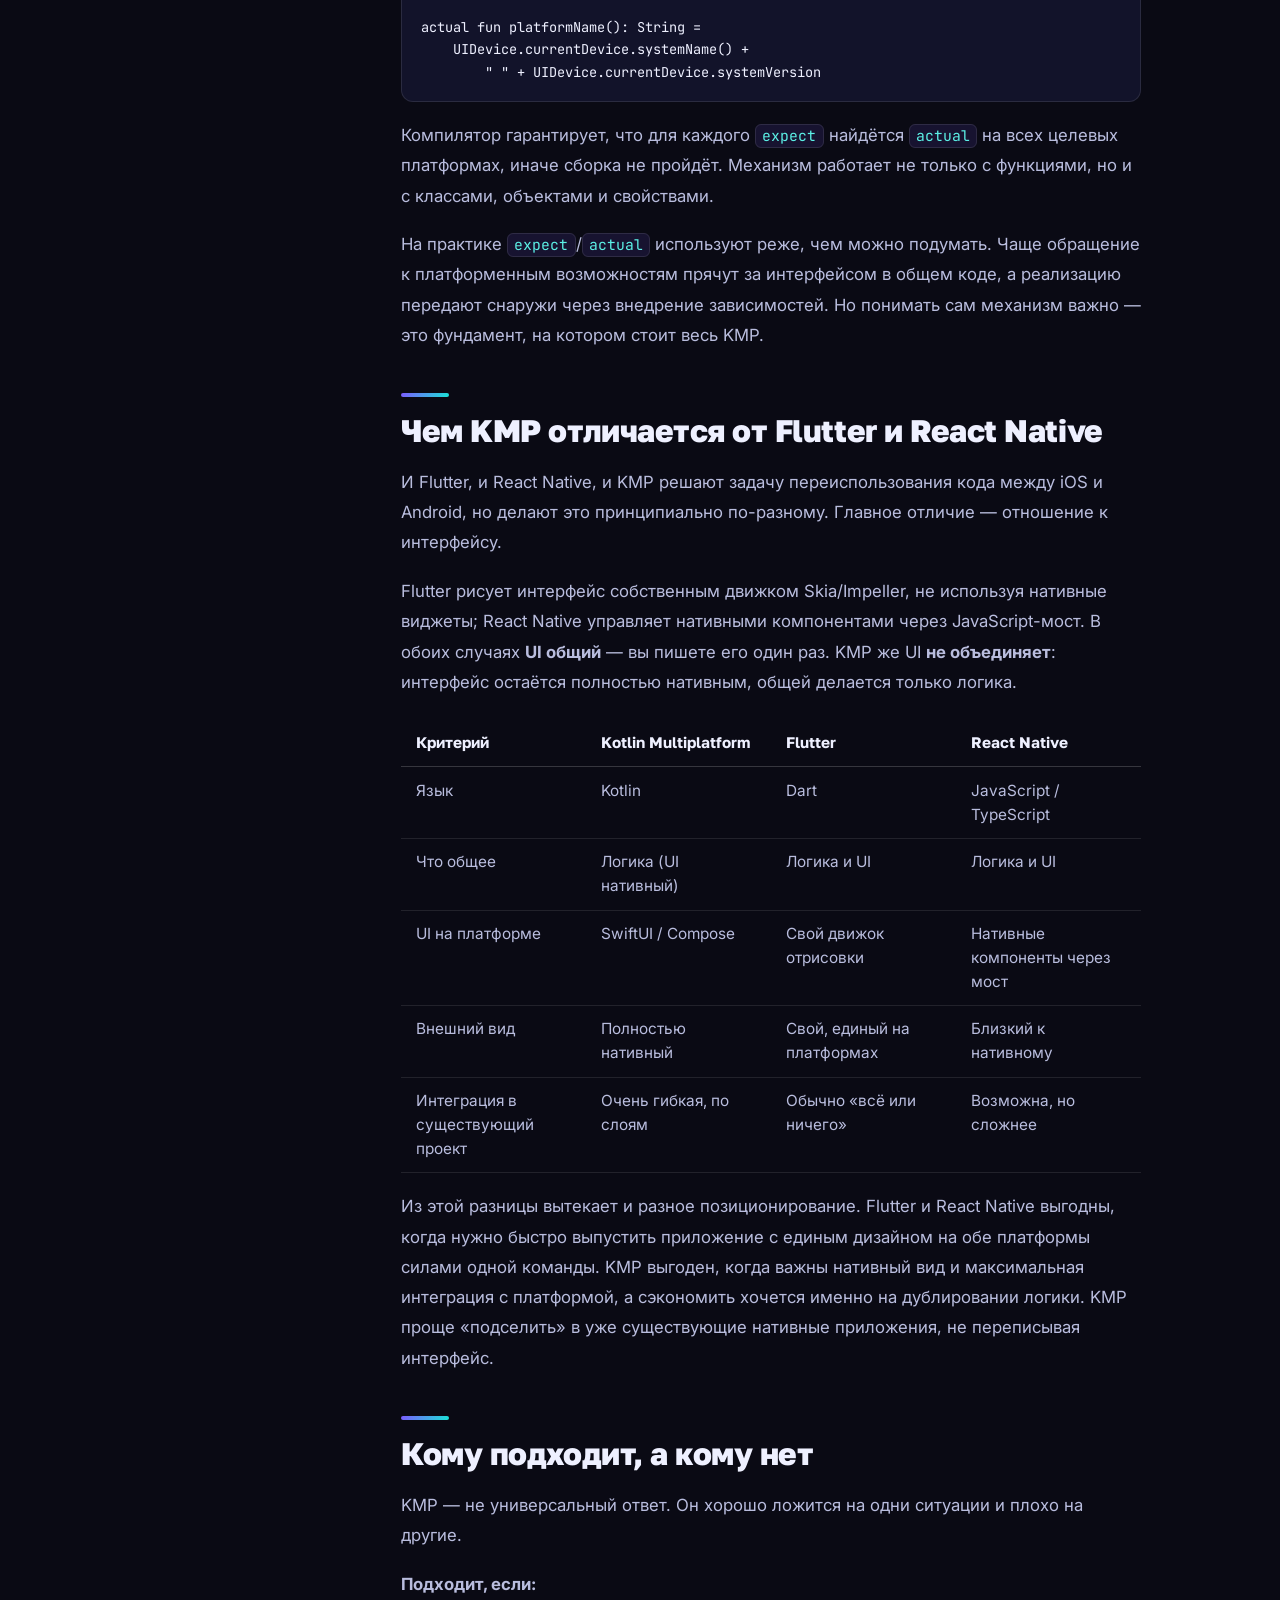
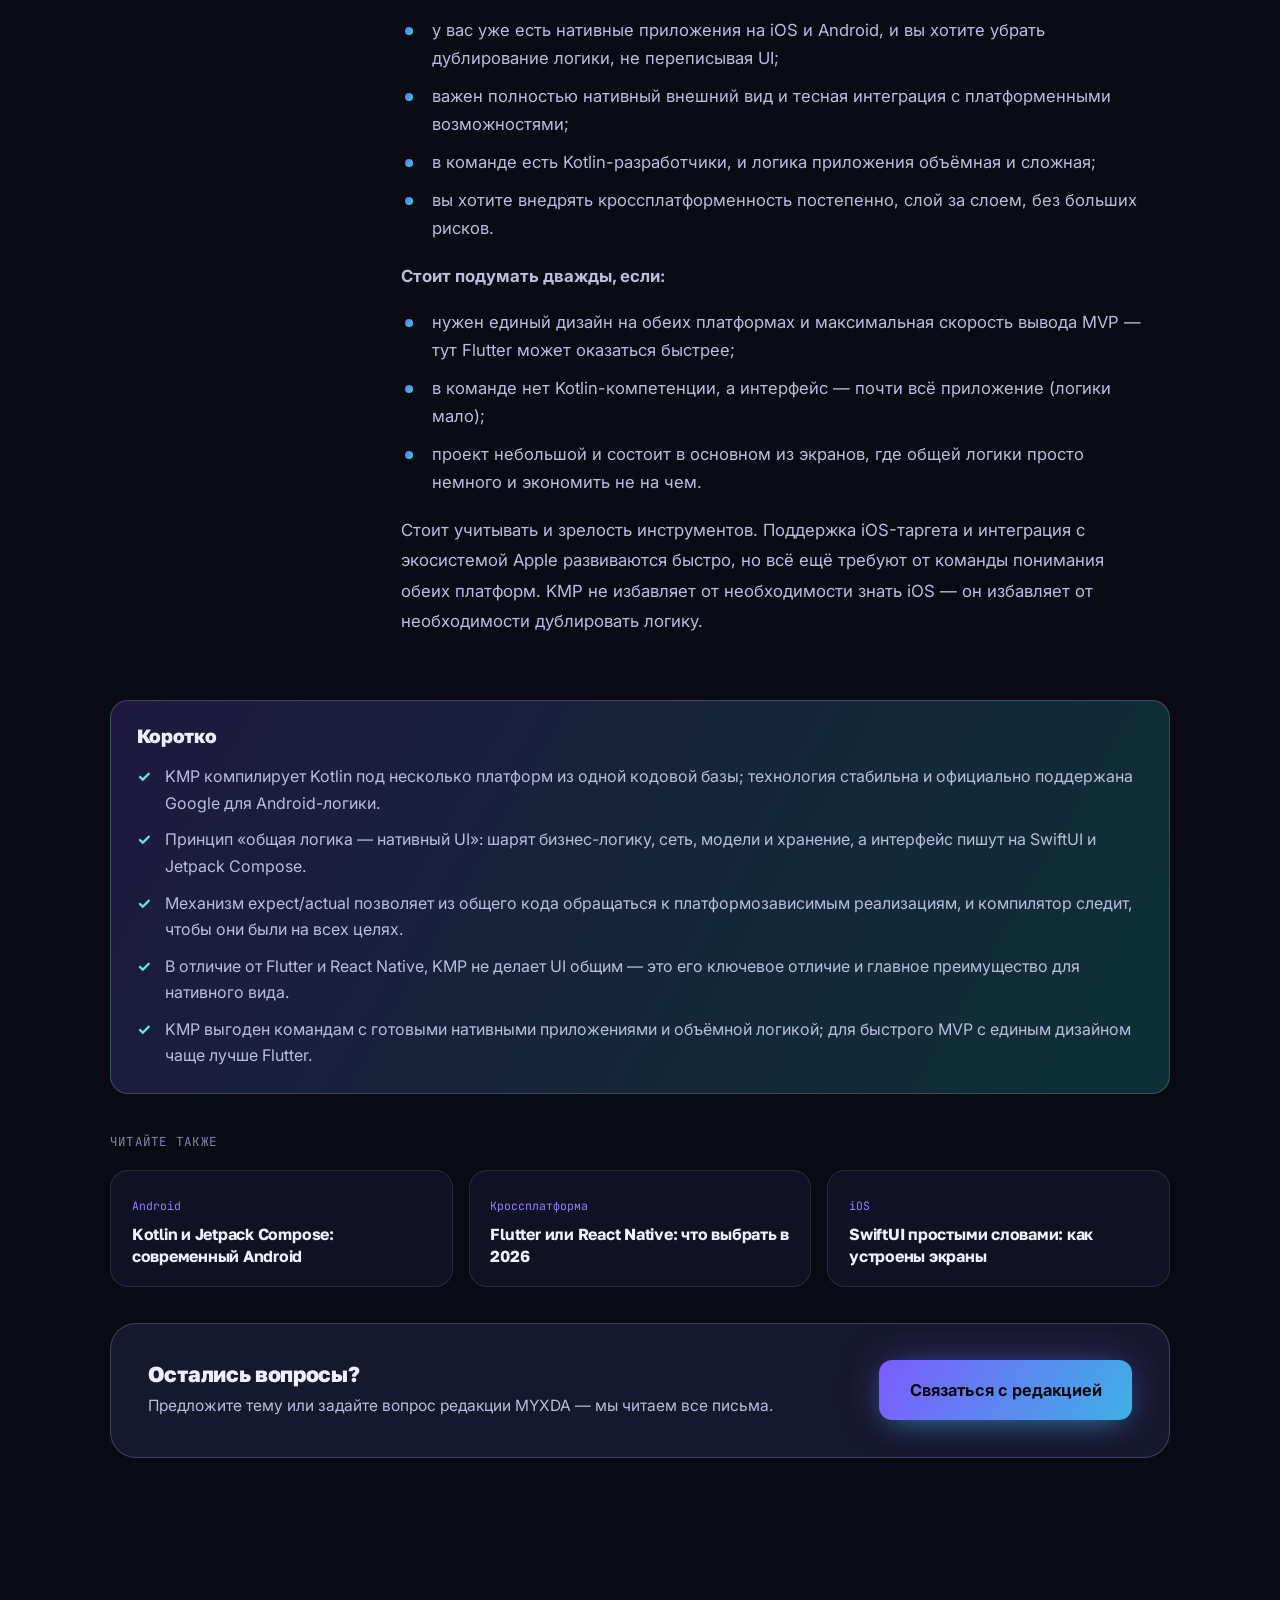
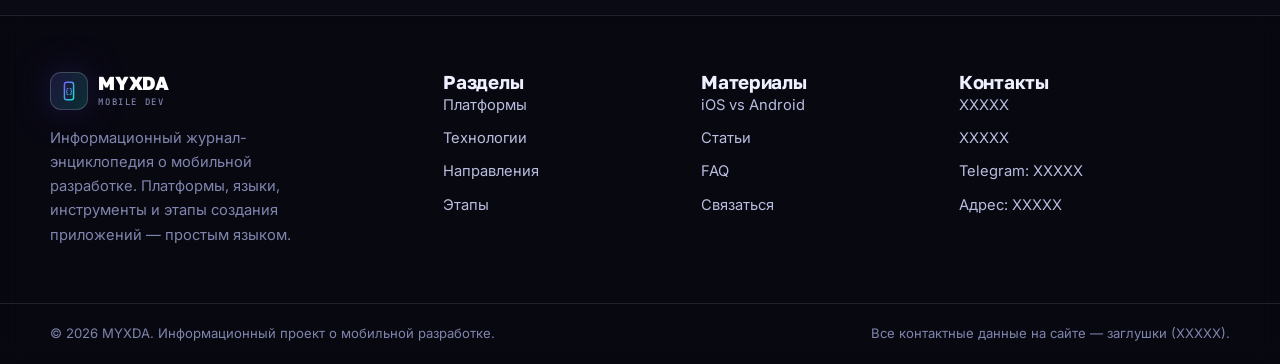
<file: articles/kotlin-multiplatform.html>
<!DOCTYPE html>
<html lang="ru" class="no-js">
<head>
  <script>document.documentElement.className = document.documentElement.className.replace('no-js', 'js');</script>
  <meta charset="UTF-8" />
  <meta name="viewport" content="width=device-width, initial-scale=1.0" />
  <title>Kotlin Multiplatform: один код, две платформы — MYXDA</title>
  <meta name="description" content="Что такое Kotlin Multiplatform: как шарить бизнес-логику между iOS и Android, оставляя нативный UI, как работает expect/actual и чем KMP отличается от Flutter." />
  <meta name="theme-color" content="#0a0a14" />
  <meta property="og:type" content="article" />
  <meta property="og:title" content="Kotlin Multiplatform: один код, две платформы" />
  <meta property="og:description" content="Что такое Kotlin Multiplatform: как шарить бизнес-логику между iOS и Android, оставляя нативный UI, как работает expect/actual и чем KMP отличается от Flutter." />
  <meta property="og:locale" content="ru_RU" />
  <link rel="icon" href="../assets/img/favicon.svg" type="image/svg+xml" />
  <link rel="preconnect" href="https://fonts.googleapis.com" />
  <link rel="preconnect" href="https://fonts.gstatic.com" crossorigin />
  <link href="https://fonts.googleapis.com/css2?family=Golos+Text:wght@500;600;700;800;900&family=Inter:wght@400;500;600;700&family=JetBrains+Mono:wght@400;500;600;700&display=swap" rel="stylesheet" />
  <link rel="stylesheet" href="../assets/css/style.css" />
  <link rel="stylesheet" href="../assets/css/article.css" />
  <script type="application/ld+json">
  {"@context":"https://schema.org","@type":"Article","headline":"Kotlin Multiplatform: один код, две платформы","description":"Что такое Kotlin Multiplatform: как шарить бизнес-логику между iOS и Android, оставляя нативный UI, как работает expect/actual и чем KMP отличается от Flutter.","inLanguage":"ru-RU","author":{"@type":"Organization","name":"Редакция MYXDA"},"publisher":{"@type":"Organization","name":"MYXDA","email":"ХХХХХ","telephone":"ХХХХХ"},"datePublished":"2026-02-01"}
  </script>
</head>
<body>
  <a class="skip-link" href="#main">Перейти к содержимому</a>
  <header class="hdr" id="hdr">
    <div class="wrap hdr__in">
      <a class="logo" href="../index.html" aria-label="MYXDA — на главную">
        <span class="logo__mark" aria-hidden="true">
          <svg viewBox="0 0 24 24" fill="none">
            <rect x="7" y="2.5" width="10" height="19" rx="2.5" stroke="url(#lg)" stroke-width="1.6"/>
            <text x="12" y="14.5" font-family="monospace" font-size="7" font-weight="700" fill="url(#lg)" text-anchor="middle">{}</text>
            <defs><linearGradient id="lg" x1="0" y1="0" x2="1" y2="1"><stop offset="0" stop-color="#7c5cff"/><stop offset="1" stop-color="#19e3d6"/></linearGradient></defs>
          </svg>
        </span>
        <span class="logo__txt">MYXDA<small>mobile&nbsp;dev</small></span>
      </a>
      <nav class="nav" id="nav" aria-label="Основная навигация">
        <a class="nav__link" href="../index.html#platforms">Платформы</a>
        <a class="nav__link" href="../index.html#stack">Стек</a>
        <a class="nav__link" href="../index.html#dirs">Направления</a>
        <a class="nav__link" href="../index.html#stages">Этапы</a>
        <a class="nav__link" href="../index.html#versus">iOS vs Android</a>
        <a class="nav__link" href="../index.html#articles">Статьи</a>
        <a class="nav__link" href="../index.html#faq">FAQ</a>
        <a class="btn btn--primary nav__cta" href="../index.html#contact">Связаться</a>
      </nav>
      <div class="hdr__actions">
        <a class="btn btn--primary hdr__cta" href="../index.html#contact">Связаться с редакцией</a>
        <button class="burger" id="burger" aria-label="Открыть меню" aria-expanded="false" aria-controls="nav"><span></span><span></span><span></span></button>
      </div>
    </div>
  </header>
  <main id="main" tabindex="-1">
    <article class="article">
      <div class="wrap">
        <nav class="crumbs" aria-label="Хлебные крошки"><a href="../index.html">Главная</a><span aria-hidden="true">›</span><a href="../index.html#articles">Статьи</a><span aria-hidden="true">›</span><span class="crumbs__cur" aria-current="page">Kotlin Multiplatform</span></nav>
        <header class="article__head reveal">
          <span class="article__cat">Кроссплатформа</span>
          <h1 class="article__title">Kotlin Multiplatform: один код, две платформы</h1>
          <div class="article__meta"><span><b>6 мин</b> чтения</span><span>Категория: <b>Кроссплатформа</b></span><span>Редакция MYXDA</span></div>
          <p class="article__lead">KMP позволяет писать бизнес-логику один раз и использовать её и в iOS, и в Android-приложении, не отказываясь от нативного интерфейса. Разбираемся, что именно стоит шарить, как это устроено технически и кому такой подход реально подходит.</p>
        </header>
        <div class="article__grid">
          <aside class="toc reveal" aria-label="Содержание статьи">
            <p class="toc__title">Содержание</p>
            <ol>
              <li><a href="#what-is-kmp">Что такое Kotlin Multiplatform</a></li>
              <li><a href="#what-to-share">Что шарить, а что оставить нативным</a></li>
              <li><a href="#expect-actual">Как это работает: expect/actual</a></li>
              <li><a href="#vs-flutter-rn">Чем KMP отличается от Flutter и React Native</a></li>
              <li><a href="#who-fits">Кому подходит, а кому нет</a></li>
            </ol>
          </aside>
          <div class="prose reveal">
            <p>Идея «написать один раз — запустить везде» преследует мобильную разработку с самого её появления. Команды устают поддерживать два почти одинаковых приложения, в которых одна и та же бизнес-логика дублируется на Swift и на Kotlin, а баги приходится чинить дважды. Kotlin Multiplatform (KMP) предлагает решение, отличное от привычных кроссплатформенных фреймворков: он не пытается объединить интерфейс, а объединяет то, что и должно быть общим, — логику работы приложения.</p>
            <p>Технология разрабатывается компанией JetBrains, создателями языка Kotlin и среды IntelliJ IDEA. В ноябре 2023 года JetBrains объявила Kotlin Multiplatform стабильным (Stable) для продакшена, а Google официально поддержал KMP для разработки бизнес-логики Android-приложений. Это превратило KMP из экспериментальной затеи во вполне зрелый инструмент.</p>

            <h2 id="what-is-kmp">Что такое Kotlin Multiplatform</h2>
            <p>Kotlin Multiplatform — это технология, позволяющая компилировать код на языке Kotlin под разные платформы из одной кодовой базы. Один и тот же модуль на Kotlin может превратиться в JVM-байт-код для Android, в нативный фреймворк для iOS, в JavaScript или WebAssembly для веба и в нативные бинарники для десктопа.</p>
            <p>Ключевой принцип KMP формулируется как «общая логика — нативный UI». Это значит, что разделяемым (shared) делается всё, что не относится к интерфейсу: правила работы приложения, обращения к серверу, модели данных, валидация, кэширование. А пользовательский интерфейс остаётся полностью нативным — на SwiftUI или UIKit для iOS и на Jetpack Compose или классических View для Android.</p>
            <p>Такой подход принципиально отличается от «всё общее». Вы не жертвуете внешним видом, отзывчивостью и соответствием платформенным гайдлайнам ради переиспользования кода. Пользователь получает приложение, которое выглядит и ощущается родным для своей системы, а команда экономит силы на самой объёмной и подверженной ошибкам части — логике.</p>
            <aside class="callout"><span class="callout__ic" aria-hidden="true"><svg viewBox="0 0 24 24"><path d="M12 8h.01M11 12h1v4h1"/><circle cx="12" cy="12" r="9"/></svg></span><p><b>Совет.</b> Не путайте Kotlin Multiplatform и Compose Multiplatform. KMP шарит логику, а UI оставляет нативным. Compose Multiplatform — отдельная технология поверх KMP, которая позволяет писать ещё и общий интерфейс на Compose, в том числе для iOS. Это разные уровни общности, и выбирать их нужно осознанно.</p></aside>

            <h2 id="what-to-share">Что шарить, а что оставить нативным</h2>
            <p>Граница между общим и нативным кодом — главное проектное решение в KMP-приложении. Провести её правильно важнее, чем выучить синтаксис.</p>
            <p>В общий модуль обычно выносят:</p>
            <ul>
              <li><b>Бизнес-логику</b> — сценарии использования (use cases), правила и расчёты, которые не должны отличаться на разных платформах.</li>
              <li><b>Работу с сетью</b> — клиент для HTTP-запросов, сериализацию JSON, обработку ответов и ошибок API. Здесь хорошо подходит библиотека Ktor.</li>
              <li><b>Модели данных</b> — классы, описывающие сущности приложения, и их преобразования между слоями.</li>
              <li><b>Локальное хранение</b> — доступ к базе данных и настройкам. Для базы часто используют SQLDelight, для key-value — Multiplatform Settings.</li>
              <li><b>Слой презентации</b> — ViewModel и управление состоянием экрана, если команда готова делить и его.</li>
            </ul>
            <p>Нативной остаётся прежде всего <b>презентация интерфейса</b>: вёрстка экранов, анимации, переходы, работа с системными элементами. На iOS это SwiftUI или UIKit, на Android — Jetpack Compose или View-система. Нативными остаются и те части, что тесно завязаны на конкретную платформу: пуш-уведомления, биометрия, доступ к камере и датчикам, специфичные системные API.</p>
            <aside class="callout"><span class="callout__ic" aria-hidden="true"><svg viewBox="0 0 24 24"><path d="M12 8h.01M11 12h1v4h1"/><circle cx="12" cy="12" r="9"/></svg></span><p><b>Совет.</b> Начинать миграцию существующего проекта на KMP проще не с UI, а с одного изолированного слоя — например, с сетевого клиента или моделей. Так вы получите выгоду быстро и без риска переписать всё приложение разом.</p></aside>

            <h2 id="expect-actual">Как это работает: expect/actual</h2>
            <p>Большая часть общего кода полностью платформонезависима и компилируется под все цели без изменений. Но иногда из общего модуля нужно обратиться к тому, что на каждой платформе реализуется по-своему — например, к идентификатору устройства или к системному генератору UUID. Для этого в Kotlin есть механизм <code>expect</code>/<code>actual</code>.</p>
            <p>В общем коде вы объявляете <code>expect</code>-сущность — это контракт, «обещание», что реализация будет предоставлена на каждой платформе. А в платформенных исходниках пишете <code>actual</code>-реализацию.</p>
            <pre><code>// commonMain — общий код для всех платформ
expect fun platformName(): String

class Greeting {
    fun greet(): String = "Привет с ${platformName()}!"
}

// androidMain — реализация для Android
actual fun platformName(): String =
    "Android ${android.os.Build.VERSION.SDK_INT}"

// iosMain — реализация для iOS
import platform.UIKit.UIDevice

actual fun platformName(): String =
    UIDevice.currentDevice.systemName() +
        " " + UIDevice.currentDevice.systemVersion</code></pre>
            <p>Компилятор гарантирует, что для каждого <code>expect</code> найдётся <code>actual</code> на всех целевых платформах, иначе сборка не пройдёт. Механизм работает не только с функциями, но и с классами, объектами и свойствами.</p>
            <p>На практике <code>expect</code>/<code>actual</code> используют реже, чем можно подумать. Чаще обращение к платформенным возможностям прячут за интерфейсом в общем коде, а реализацию передают снаружи через внедрение зависимостей. Но понимать сам механизм важно — это фундамент, на котором стоит весь KMP.</p>

            <h2 id="vs-flutter-rn">Чем KMP отличается от Flutter и React Native</h2>
            <p>И Flutter, и React Native, и KMP решают задачу переиспользования кода между iOS и Android, но делают это принципиально по-разному. Главное отличие — отношение к интерфейсу.</p>
            <p>Flutter рисует интерфейс собственным движком Skia/Impeller, не используя нативные виджеты; React Native управляет нативными компонентами через JavaScript-мост. В обоих случаях <b>UI общий</b> — вы пишете его один раз. KMP же UI <b>не объединяет</b>: интерфейс остаётся полностью нативным, общей делается только логика.</p>
            <table>
              <thead>
                <tr><th>Критерий</th><th>Kotlin Multiplatform</th><th>Flutter</th><th>React Native</th></tr>
              </thead>
              <tbody>
                <tr><td>Язык</td><td>Kotlin</td><td>Dart</td><td>JavaScript / TypeScript</td></tr>
                <tr><td>Что общее</td><td>Логика (UI нативный)</td><td>Логика и UI</td><td>Логика и UI</td></tr>
                <tr><td>UI на платформе</td><td>SwiftUI / Compose</td><td>Свой движок отрисовки</td><td>Нативные компоненты через мост</td></tr>
                <tr><td>Внешний вид</td><td>Полностью нативный</td><td>Свой, единый на платформах</td><td>Близкий к нативному</td></tr>
                <tr><td>Интеграция в существующий проект</td><td>Очень гибкая, по слоям</td><td>Обычно «всё или ничего»</td><td>Возможна, но сложнее</td></tr>
              </tbody>
            </table>
            <p>Из этой разницы вытекает и разное позиционирование. Flutter и React Native выгодны, когда нужно быстро выпустить приложение с единым дизайном на обе платформы силами одной команды. KMP выгоден, когда важны нативный вид и максимальная интеграция с платформой, а сэкономить хочется именно на дублировании логики. KMP проще «подселить» в уже существующие нативные приложения, не переписывая интерфейс.</p>

            <h2 id="who-fits">Кому подходит, а кому нет</h2>
            <p>KMP — не универсальный ответ. Он хорошо ложится на одни ситуации и плохо на другие.</p>
            <p><b>Подходит, если:</b></p>
            <ul>
              <li>у вас уже есть нативные приложения на iOS и Android, и вы хотите убрать дублирование логики, не переписывая UI;</li>
              <li>важен полностью нативный внешний вид и тесная интеграция с платформенными возможностями;</li>
              <li>в команде есть Kotlin-разработчики, и логика приложения объёмная и сложная;</li>
              <li>вы хотите внедрять кроссплатформенность постепенно, слой за слоем, без больших рисков.</li>
            </ul>
            <p><b>Стоит подумать дважды, если:</b></p>
            <ul>
              <li>нужен единый дизайн на обеих платформах и максимальная скорость вывода MVP — тут Flutter может оказаться быстрее;</li>
              <li>в команде нет Kotlin-компетенции, а интерфейс — почти всё приложение (логики мало);</li>
              <li>проект небольшой и состоит в основном из экранов, где общей логики просто немного и экономить не на чем.</li>
            </ul>
            <p>Стоит учитывать и зрелость инструментов. Поддержка iOS-таргета и интеграция с экосистемой Apple развиваются быстро, но всё ещё требуют от команды понимания обеих платформ. KMP не избавляет от необходимости знать iOS — он избавляет от необходимости дублировать логику.</p>
          </div>
        </div>
        <div class="article__foot">
          <div class="takeaways reveal"><h2>Коротко</h2><ul>
            <li>KMP компилирует Kotlin под несколько платформ из одной кодовой базы; технология стабильна и официально поддержана Google для Android-логики.</li>
            <li>Принцип «общая логика — нативный UI»: шарят бизнес-логику, сеть, модели и хранение, а интерфейс пишут на SwiftUI и Jetpack Compose.</li>
            <li>Механизм expect/actual позволяет из общего кода обращаться к платформозависимым реализациям, и компилятор следит, чтобы они были на всех целях.</li>
            <li>В отличие от Flutter и React Native, KMP не делает UI общим — это его ключевое отличие и главное преимущество для нативного вида.</li>
            <li>KMP выгоден командам с готовыми нативными приложениями и объёмной логикой; для быстрого MVP с единым дизайном чаще лучше Flutter.</li>
          </ul></div>
          <p class="related__title">Читайте также</p>
          <div class="related">
            <article class="related__card reveal"><span class="cat">Android</span><h3><a href="kotlin-compose.html">Kotlin и Jetpack Compose: современный Android</a></h3></article>
            <article class="related__card reveal"><span class="cat">Кроссплатформа</span><h3><a href="flutter-vs-react-native.html">Flutter или React Native: что выбрать в 2026</a></h3></article>
            <article class="related__card reveal"><span class="cat">iOS</span><h3><a href="swiftui-basics.html">SwiftUI простыми словами: как устроены экраны</a></h3></article>
          </div>
          <div class="article__cta reveal"><div><h2>Остались вопросы?</h2><p>Предложите тему или задайте вопрос редакции MYXDA — мы читаем все письма.</p></div><a class="btn btn--primary btn--lg" href="../index.html#contact">Связаться с редакцией</a></div>
        </div>
      </div>
    </article>
  </main>
  <footer class="foot">
    <div class="wrap foot__in">
      <div class="foot__brand">
        <a class="logo" href="../index.html" aria-label="MYXDA">
          <span class="logo__mark" aria-hidden="true">
            <svg viewBox="0 0 24 24" fill="none">
              <rect x="7" y="2.5" width="10" height="19" rx="2.5" stroke="url(#lg2)" stroke-width="1.6"/>
              <text x="12" y="14.5" font-family="monospace" font-size="7" font-weight="700" fill="url(#lg2)" text-anchor="middle">{}</text>
              <defs><linearGradient id="lg2" x1="0" y1="0" x2="1" y2="1"><stop offset="0" stop-color="#7c5cff"/><stop offset="1" stop-color="#19e3d6"/></linearGradient></defs>
            </svg>
          </span>
          <span class="logo__txt">MYXDA<small>mobile&nbsp;dev</small></span>
        </a>
        <p class="foot__about">Информационный журнал-энциклопедия о мобильной разработке. Платформы, языки, инструменты и этапы создания приложений — простым языком.</p>
      </div>
      <nav class="foot__col" aria-label="Разделы">
        <h3>Разделы</h3>
        <a href="../index.html#platforms">Платформы</a>
        <a href="../index.html#stack">Технологии</a>
        <a href="../index.html#dirs">Направления</a>
        <a href="../index.html#stages">Этапы</a>
      </nav>
      <nav class="foot__col" aria-label="Материалы">
        <h3>Материалы</h3>
        <a href="../index.html#versus">iOS vs Android</a>
        <a href="../index.html#articles">Статьи</a>
        <a href="../index.html#faq">FAQ</a>
        <a href="../index.html#contact">Связаться</a>
      </nav>
      <div class="foot__col foot__contacts">
        <h3>Контакты</h3>
        <p><a href="mailto:ХХХХХ">ХХХХХ</a></p>
        <p><a href="tel:ХХХХХ">ХХХХХ</a></p>
        <p>Telegram: ХХХХХ</p>
        <p>Адрес: ХХХХХ</p>
      </div>
    </div>
    <div class="foot__bottom">
      <div class="wrap foot__bottom-in">
        <span>© <span id="year">2026</span> MYXDA. Информационный проект о мобильной разработке.</span>
        <span>Все контактные данные на сайте — заглушки (ХХХХХ).</span>
      </div>
    </div>
  </footer>
  <button class="totop" id="toTop" aria-label="Наверх" hidden><svg viewBox="0 0 24 24" aria-hidden="true"><path d="m6 15 6-6 6 6"/></svg></button>
  <div class="toast" id="toast" role="status" aria-live="polite"></div>
  <script src="../assets/js/main.js" defer></script>
</body>
</html>
</file>
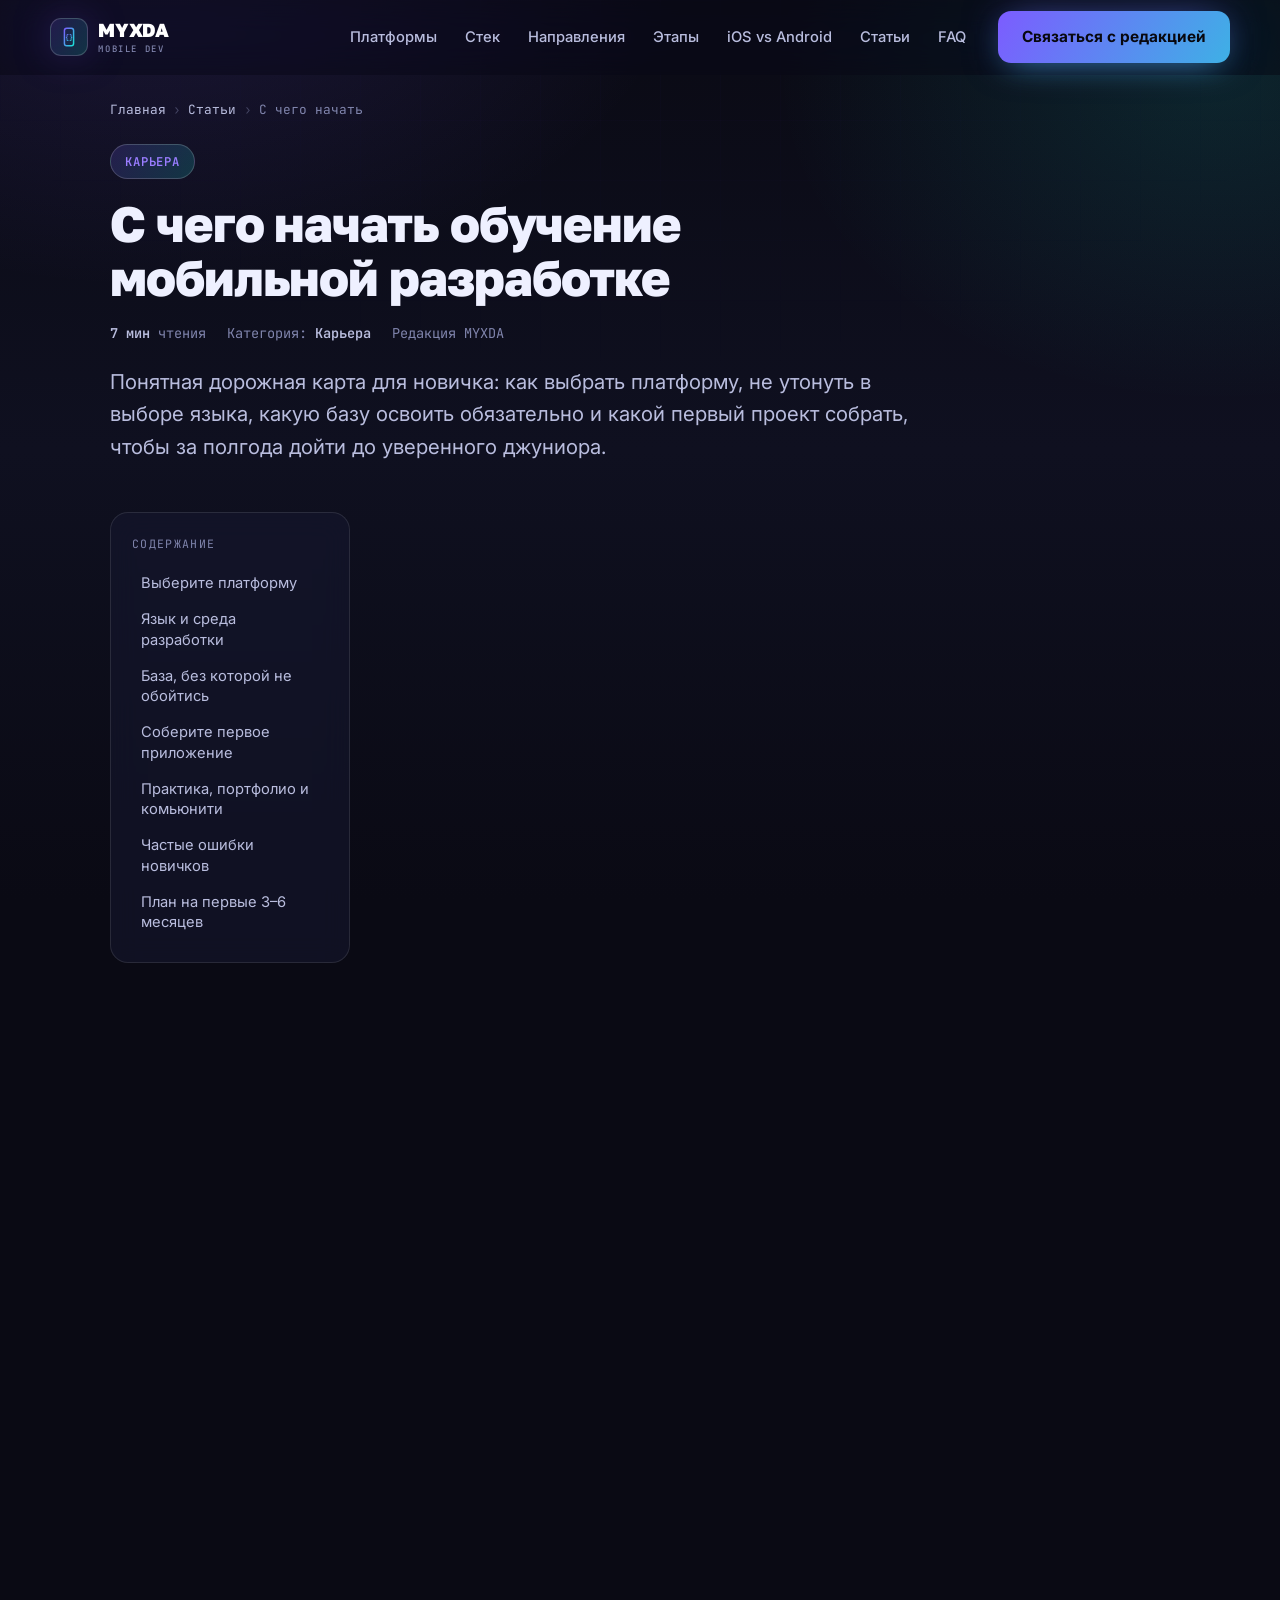
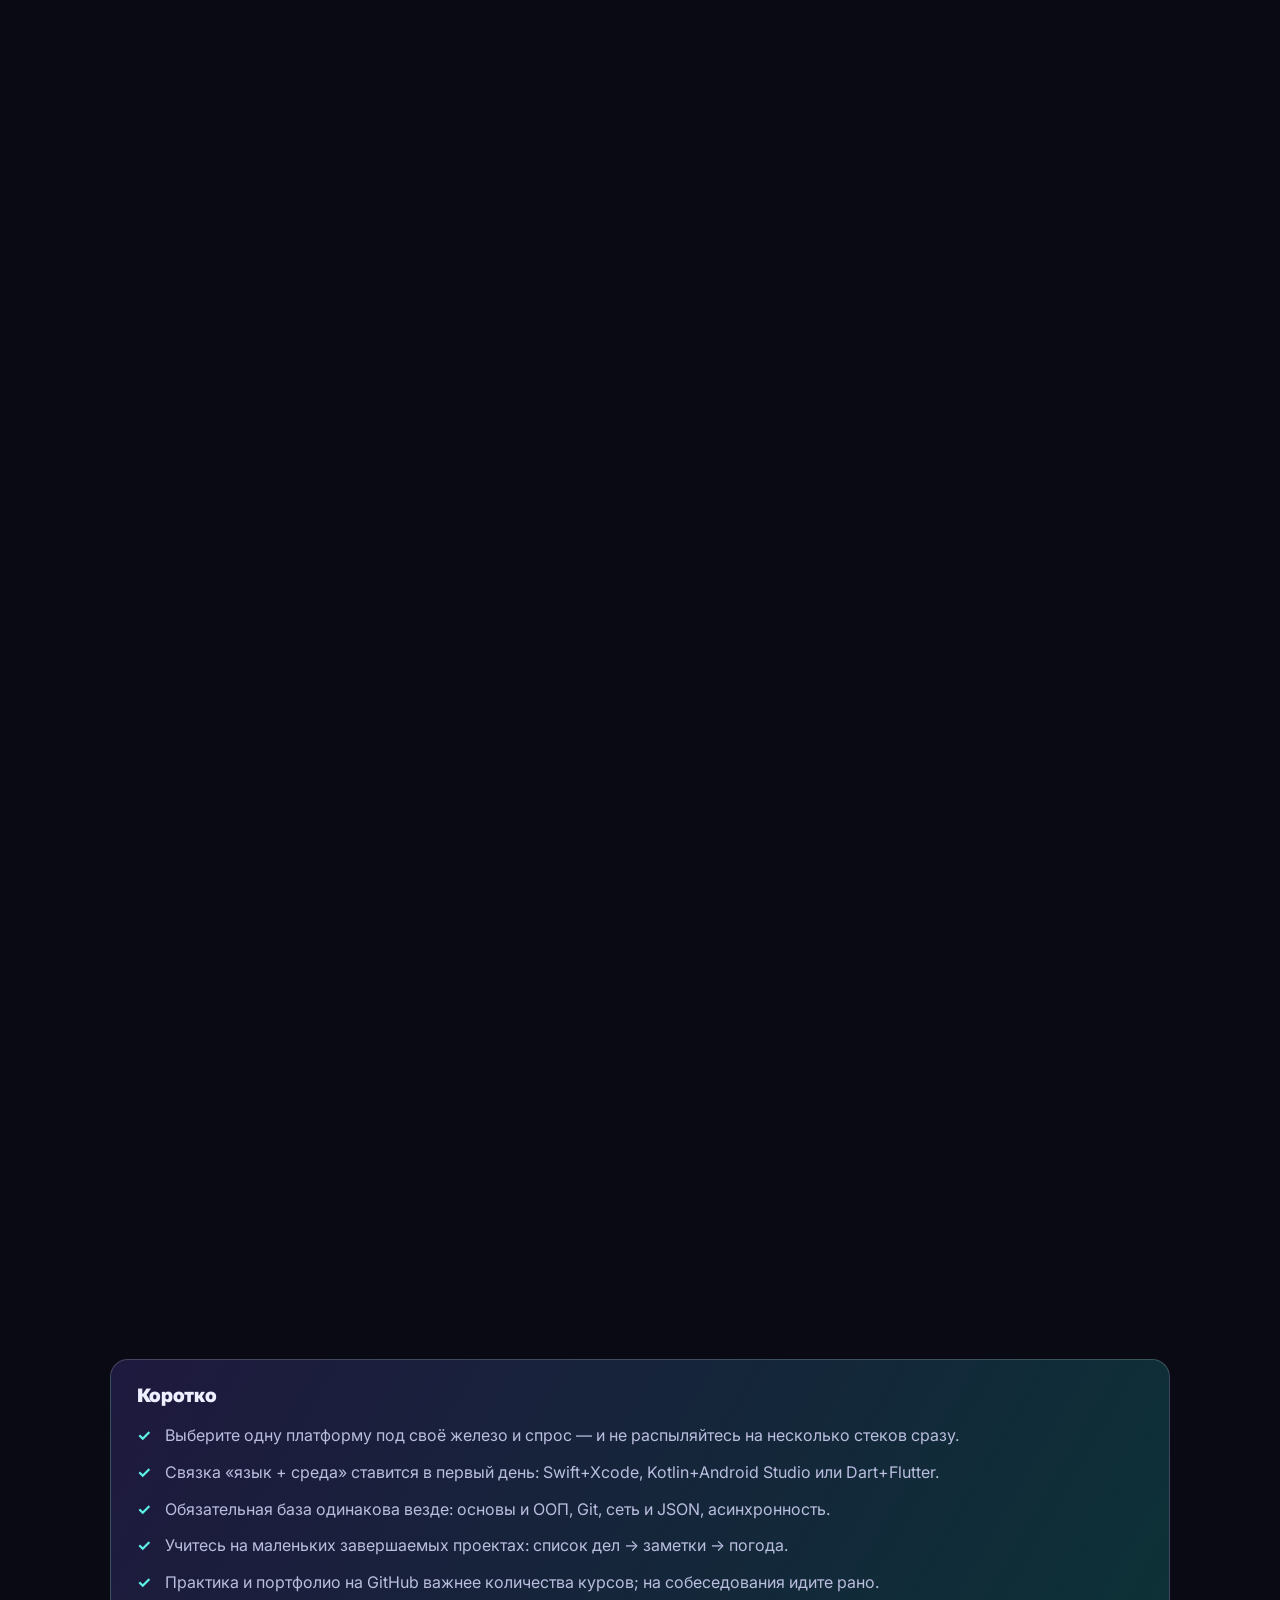
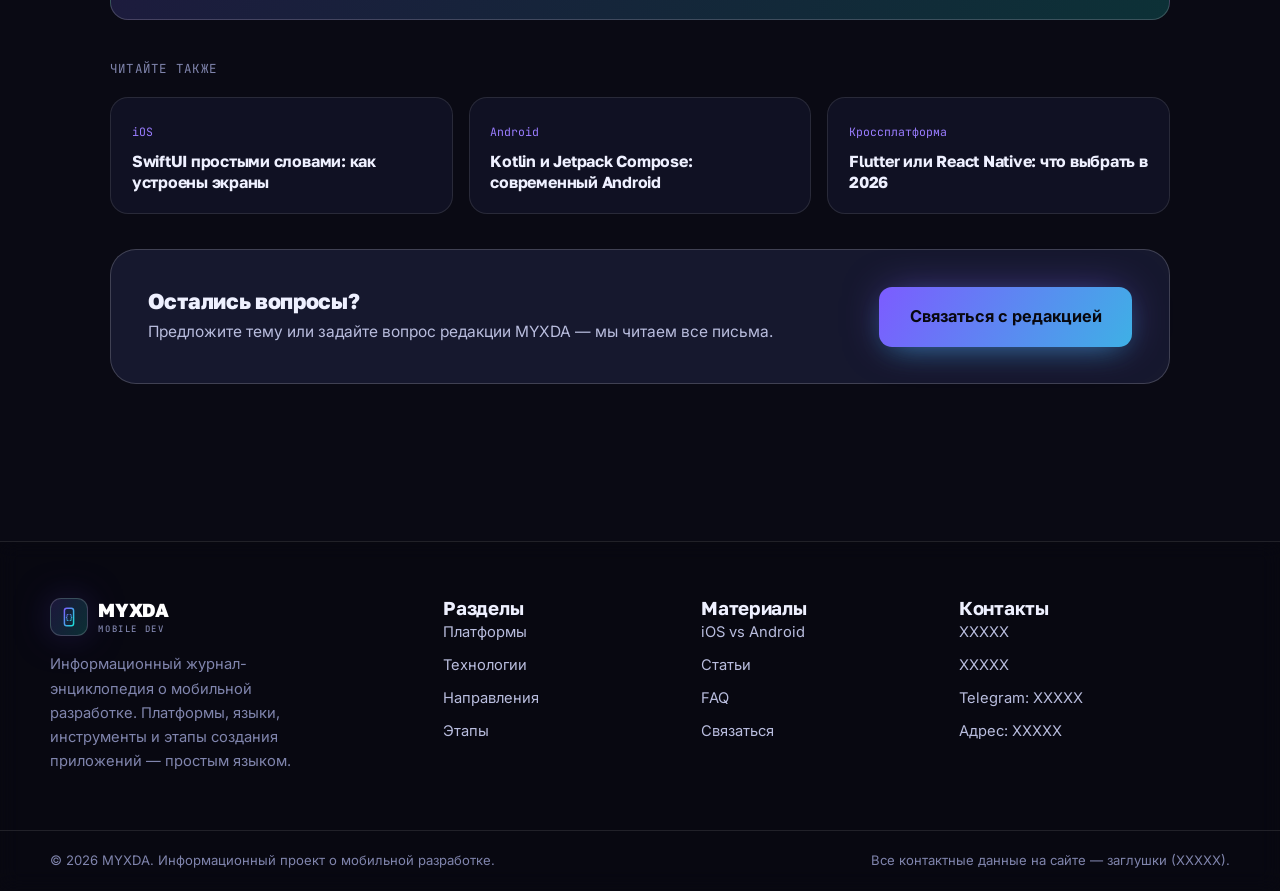
<file: articles/start-mobile-dev.html>
<!DOCTYPE html>
<html lang="ru" class="no-js">
<head>
  <script>document.documentElement.className = document.documentElement.className.replace('no-js', 'js');</script>
  <meta charset="UTF-8" />
  <meta name="viewport" content="width=device-width, initial-scale=1.0" />
  <title>С чего начать обучение мобильной разработке — MYXDA</title>
  <meta name="description" content="Пошаговый путь новичка в мобильной разработке: как выбрать платформу, освоить язык и среду, что учить из базы, какой pet-проект собрать первым и каких ошибок избежать." />
  <meta name="theme-color" content="#0a0a14" />
  <meta property="og:type" content="article" />
  <meta property="og:title" content="С чего начать обучение мобильной разработке" />
  <meta property="og:description" content="Пошаговый путь новичка в мобильной разработке: как выбрать платформу, освоить язык и среду, что учить из базы, какой pet-проект собрать первым и каких ошибок избежать." />
  <meta property="og:locale" content="ru_RU" />
  <link rel="icon" href="../assets/img/favicon.svg" type="image/svg+xml" />
  <link rel="preconnect" href="https://fonts.googleapis.com" />
  <link rel="preconnect" href="https://fonts.gstatic.com" crossorigin />
  <link href="https://fonts.googleapis.com/css2?family=Golos+Text:wght@500;600;700;800;900&family=Inter:wght@400;500;600;700&family=JetBrains+Mono:wght@400;500;600;700&display=swap" rel="stylesheet" />
  <link rel="stylesheet" href="../assets/css/style.css" />
  <link rel="stylesheet" href="../assets/css/article.css" />
  <script type="application/ld+json">
  {"@context":"https://schema.org","@type":"Article","headline":"С чего начать обучение мобильной разработке","description":"Пошаговый путь новичка в мобильной разработке: как выбрать платформу, освоить язык и среду, что учить из базы, какой pet-проект собрать первым и каких ошибок избежать.","inLanguage":"ru-RU","author":{"@type":"Organization","name":"Редакция MYXDA"},"publisher":{"@type":"Organization","name":"MYXDA","email":"ХХХХХ","telephone":"ХХХХХ"},"datePublished":"2026-02-01"}
  </script>
</head>
<body>
  <a class="skip-link" href="#main">Перейти к содержимому</a>
  <header class="hdr" id="hdr">
    <div class="wrap hdr__in">
      <a class="logo" href="../index.html" aria-label="MYXDA — на главную">
        <span class="logo__mark" aria-hidden="true">
          <svg viewBox="0 0 24 24" fill="none">
            <rect x="7" y="2.5" width="10" height="19" rx="2.5" stroke="url(#lg)" stroke-width="1.6"/>
            <text x="12" y="14.5" font-family="monospace" font-size="7" font-weight="700" fill="url(#lg)" text-anchor="middle">{}</text>
            <defs><linearGradient id="lg" x1="0" y1="0" x2="1" y2="1"><stop offset="0" stop-color="#7c5cff"/><stop offset="1" stop-color="#19e3d6"/></linearGradient></defs>
          </svg>
        </span>
        <span class="logo__txt">MYXDA<small>mobile&nbsp;dev</small></span>
      </a>
      <nav class="nav" id="nav" aria-label="Основная навигация">
        <a class="nav__link" href="../index.html#platforms">Платформы</a>
        <a class="nav__link" href="../index.html#stack">Стек</a>
        <a class="nav__link" href="../index.html#dirs">Направления</a>
        <a class="nav__link" href="../index.html#stages">Этапы</a>
        <a class="nav__link" href="../index.html#versus">iOS vs Android</a>
        <a class="nav__link" href="../index.html#articles">Статьи</a>
        <a class="nav__link" href="../index.html#faq">FAQ</a>
        <a class="btn btn--primary nav__cta" href="../index.html#contact">Связаться</a>
      </nav>
      <div class="hdr__actions">
        <a class="btn btn--primary hdr__cta" href="../index.html#contact">Связаться с редакцией</a>
        <button class="burger" id="burger" aria-label="Открыть меню" aria-expanded="false" aria-controls="nav"><span></span><span></span><span></span></button>
      </div>
    </div>
  </header>
  <main id="main" tabindex="-1">
    <article class="article">
      <div class="wrap">
        <nav class="crumbs" aria-label="Хлебные крошки"><a href="../index.html">Главная</a><span aria-hidden="true">›</span><a href="../index.html#articles">Статьи</a><span aria-hidden="true">›</span><span class="crumbs__cur" aria-current="page">С чего начать</span></nav>
        <header class="article__head reveal">
          <span class="article__cat">Карьера</span>
          <h1 class="article__title">С чего начать обучение мобильной разработке</h1>
          <div class="article__meta"><span><b>7 мин</b> чтения</span><span>Категория: <b>Карьера</b></span><span>Редакция MYXDA</span></div>
          <p class="article__lead">Понятная дорожная карта для новичка: как выбрать платформу, не утонуть в выборе языка, какую базу освоить обязательно и какой первый проект собрать, чтобы за полгода дойти до уверенного джуниора.</p>
        </header>
        <div class="article__grid">
          <aside class="toc reveal" aria-label="Содержание статьи">
            <p class="toc__title">Содержание</p>
            <ol>
              <li><a href="#platform">Выберите платформу</a></li>
              <li><a href="#lang">Язык и среда разработки</a></li>
              <li><a href="#base">База, без которой не обойтись</a></li>
              <li><a href="#first-app">Соберите первое приложение</a></li>
              <li><a href="#practice">Практика, портфолио и комьюнити</a></li>
              <li><a href="#mistakes">Частые ошибки новичков</a></li>
              <li><a href="#plan">План на первые 3–6 месяцев</a></li>
            </ol>
          </aside>
          <div class="prose reveal">
            <p>Мобильная разработка кажется огромной: платформы, языки, фреймворки, сотни курсов и противоречивых советов. На деле путь новичка укладывается в простую последовательность — выбрать направление, освоить один язык и одну среду, подтянуть базу, собрать несколько небольших приложений и выйти на собеседование с портфолио. В этой статье мы разложим этот путь по шагам и закончим планом на первые полгода.</p>
            <p>Главный принцип, который экономит месяцы: <strong>не распыляйтесь</strong>. Новичку не нужно одновременно учить и Swift, и Kotlin, и Flutter. Выберите одно направление, доведите его до рабочего навыка — а второй стек, если понадобится, освоить будет уже в разы легче.</p>

            <h2 id="platform">Определитесь, под какую платформу учиться</h2>
            <p>Первое решение — под что вы пишете приложения. Есть три основных пути, и у каждого своя логика выбора.</p>
            <ul>
              <li><strong>iOS (Apple)</strong> — язык Swift, среда Xcode, только под macOS. Аудитория платёжеспособная, экосистема предсказуемая, устройств для тестирования немного. Минус для старта — нужен Mac, без него полноценно разрабатывать под iOS не получится.</li>
              <li><strong>Android (Google)</strong> — язык Kotlin, среда Android Studio, работает на Windows, macOS и Linux. Самая большая в мире доля устройств, низкий порог входа по железу, но больше разнообразия экранов и версий, которые приходится учитывать.</li>
              <li><strong>Кроссплатформа</strong> — один код под обе системы. Flutter (язык Dart) и React Native (JavaScript/TypeScript) позволяют выпускать приложение и под iOS, и под Android. Быстрый выход на обе платформы ценой меньшего контроля над «нативными» деталями.</li>
            </ul>
            <p>Как выбрать новичку без опыта? Ориентируйтесь на три приземлённых фактора, а не на споры в интернете:</p>
            <ol>
              <li><strong>Какое у вас железо.</strong> Нет Mac и покупать не планируете — iOS отпадает, начинайте с Android или Flutter (Flutter под Android тоже собирается на Windows/Linux).</li>
              <li><strong>Что вокруг вас по работе.</strong> Посмотрите вакансии в вашем городе или у компаний, куда хотите попасть. Учиться под реальный спрос мотивирует и быстрее окупается.</li>
              <li><strong>Что вам ближе по духу.</strong> Нравятся продукты Apple и аккуратная экосистема — iOS. Хотите максимальную свободу и широкий рынок — Android. Важна скорость и две платформы сразу — кроссплатформа.</li>
            </ol>
            <aside class="callout"><span class="callout__ic" aria-hidden="true"><svg viewBox="0 0 24 24"><path d="M12 8h.01M11 12h1v4h1"/><circle cx="12" cy="12" r="9"/></svg></span><p><b>Совет.</b> Не выбирайте платформу «навсегда». Первый стек — это тренажёр, на котором вы учитесь думать как мобильный разработчик. Концепции экранов, состояния, асинхронности и работы с сетью переносятся между платформами почти один в один, поэтому второй язык даётся заметно легче.</p></aside>

            <h2 id="lang">Освойте язык и среду разработки</h2>
            <p>Выбрав платформу, вы получаете конкретную связку «язык + IDE». Установите её в первый же день и не откладывайте — учиться программированию в отрыве от среды малопродуктивно.</p>
            <h3>iOS: Swift и Xcode</h3>
            <p>Swift — современный, безопасный по типам язык Apple. Среда Xcode бесплатна в Mac App Store; внутри неё есть Swift Playgrounds для экспериментов и симулятор iPhone, чтобы запускать приложения без физического устройства. Для интерфейса сегодня учат декларативный фреймворк SwiftUI.</p>
            <pre><code>// Swift: простейший экран на SwiftUI
import SwiftUI

struct ContentView: View {
    var body: some View {
        Text("Привет, MYXDA!")
            .font(.title)
            .padding()
    }
}</code></pre>
            <h3>Android: Kotlin и Android Studio</h3>
            <p>Kotlin — официальный язык Android, лаконичный и совместимый с Java. Android Studio (на базе IntelliJ IDEA) бесплатна и работает на всех ОС, включает эмулятор устройств. Современный UI пишут на Jetpack Compose — декларативном подходе, идейно близком к SwiftUI.</p>
            <pre><code>// Kotlin: экран на Jetpack Compose
import androidx.compose.material3.Text
import androidx.compose.runtime.Composable

@Composable
fun Greeting() {
    Text(text = "Привет, MYXDA!")
}</code></pre>
            <h3>Кроссплатформа: Dart и Flutter</h3>
            <p>Flutter использует язык Dart и собирает приложение сразу под iOS и Android из одного кода. Установите Flutter SDK и плагин к VS Code или Android Studio. UI здесь тоже декларативный — из «виджетов».</p>
            <pre><code>// Dart: виджет во Flutter
import 'package:flutter/material.dart';

class Greeting extends StatelessWidget {
  @override
  Widget build(BuildContext context) {
    return Text('Привет, MYXDA!');
  }
}</code></pre>
            <p>Заметьте, насколько похожи все три примера. Это не совпадение: современный мобильный UI почти везде декларативный — вы описываете, <em>что</em> должно быть на экране, а фреймворк сам решает, <em>как</em> это нарисовать и обновить.</p>

            <h2 id="base">База, без которой не обойтись</h2>
            <p>Язык и среда — это инструменты. Чтобы ими пользоваться осмысленно, нужна общая база, одинаковая для любой платформы. Без неё вы будете копировать код с форумов, не понимая, почему он работает.</p>
            <h3>Основы программирования и ООП</h3>
            <p>Переменные и типы, условия и циклы, функции, коллекции (списки, словари). Дальше — объектно-ориентированное программирование: классы и объекты, наследование, инкапсуляция, интерфейсы/протоколы. Мобильные SDK насквозь построены на ООП, поэтому эти понятия должны стать для вас родными.</p>
            <h3>Git и контроль версий</h3>
            <p>Git — обязательный навык, а не «бонус». Научитесь делать коммиты, ветки, разрешать конфликты и публиковать репозиторий на GitHub. Это одновременно ваша страховка от потери кода и витрина проектов для работодателя.</p>
            <pre><code># Базовый цикл работы с Git
git init
git add .
git commit -m "Первый экран приложения"
git branch -M main
git remote add origin &lt;ссылка-на-репозиторий&gt;
git push -u origin main</code></pre>
            <h3>Сеть и формат JSON</h3>
            <p>Почти любое реальное приложение ходит в интернет: запрашивает данные у API по HTTP и получает ответ в формате JSON. Разберитесь, что такое REST-запрос, методы GET и POST, коды ответов, и как превратить JSON в объекты вашего языка (декодирование/парсинг).</p>
            <pre><code>{
  "city": "Москва",
  "temp": -4,
  "condition": "снег"
}</code></pre>
            <h3>Асинхронность</h3>
            <p>Сетевые запросы и тяжёлые операции нельзя выполнять в основном потоке — иначе интерфейс «зависнет». Поэтому в мобильной разработке всё, что долго, делается асинхронно. В Swift это <code>async/await</code>, в Kotlin — корутины (<code>suspend</code>-функции), в Dart — <code>Future</code> и <code>async/await</code>. Понимание асинхронности отделяет джуниора от того, кто просто «прошёл курс».</p>

            <h2 id="first-app">Соберите первое приложение</h2>
            <p>Теория закрепляется только практикой. Как только разберётесь с языком и базовым UI, начинайте свой первый pet-проект. Главное правило — он должен быть <strong>маленьким и завершаемым</strong>. Лучше доделать простое приложение, чем бросить амбициозное на середине.</p>
            <p>Проверенные идеи для старта, по нарастанию сложности:</p>
            <ul>
              <li><strong>Список дел (to-do).</strong> Классика первого проекта: добавление и удаление задач, отметка «выполнено», сохранение списка на устройстве. Здесь вы освоите списки, состояние экрана и локальное хранение.</li>
              <li><strong>Заметки.</strong> Шаг вперёд: несколько экранов (список заметок → редактирование), навигация между ними, сохранение текста. Хорошо тренирует архитектуру.</li>
              <li><strong>Погода.</strong> Приложение, которое запрашивает данные у открытого погодного API и показывает их. Здесь сходится всё: сеть, JSON, асинхронность и вёрстка экрана под реальные данные.</li>
            </ul>
            <p>Соберите первые два-три приложения именно в таком порядке. К моменту, когда вы доведёте до конца «Погоду», вы пройдёте полный цикл мобильной разработки: интерфейс, состояние, локальные данные, сеть и асинхронность — то есть весь джуниорский минимум на практике.</p>

            <h2 id="practice">Практика, портфолио и комьюнити</h2>
            <p>Навык растёт не от количества просмотренных курсов, а от количества написанного кода. Выстраивайте обучение вокруг практики.</p>
            <ul>
              <li><strong>Кодьте каждый день, пусть понемногу.</strong> Полчаса ежедневно дают больше, чем восемь часов раз в неделю: навык программирования держится на регулярности.</li>
              <li><strong>Ведите портфолио на GitHub.</strong> Каждый pet-проект — отдельный репозиторий с понятным README: что это, какие технологии, скриншоты. Для джуниора живой GitHub нередко важнее строчки в резюме.</li>
              <li><strong>Разбирайте чужой код.</strong> Читайте открытые проекты и официальные примеры от Apple, Google и команды Flutter — это быстрый способ увидеть, «как принято».</li>
              <li><strong>Будьте в комьюнити.</strong> Профильные чаты, форумы, Stack Overflow, локальные митапы. Умение грамотно задать вопрос и помочь другим ускоряет рост и заводит полезные знакомства.</li>
            </ul>
            <p>Когда наберётся два-три завершённых проекта, начинайте читать вакансии джуниоров и сверяться с требованиями — это покажет конкретные пробелы и убережёт от «вечного обучения» без выхода на рынок.</p>

            <h2 id="mistakes">Частые ошибки новичков</h2>
            <p>Большинство тех, кто застревает, спотыкаются об один и тот же набор граблей. Зная их заранее, вы сэкономите месяцы.</p>
            <table>
              <thead>
                <tr><th>Ошибка</th><th>Чем грозит</th><th>Как правильно</th></tr>
              </thead>
              <tbody>
                <tr><td>Учить несколько языков сразу</td><td>Поверхностные знания, ни одного завершённого проекта</td><td>Один стек до рабочего уровня, потом расширяйтесь</td></tr>
                <tr><td>«Курсомания» без практики</td><td>Иллюзия прогресса, код писать так и не научились</td><td>На каждый час теории — час своего кода</td></tr>
                <tr><td>Слишком амбициозный первый проект</td><td>Выгорание и брошенная работа</td><td>Маленькие завершаемые приложения</td></tr>
                <tr><td>Игнорировать Git и основы</td><td>Потеря кода, провал на собеседовании</td><td>Git и база — с самого начала, а не «потом»</td></tr>
                <tr><td>Бесконечно ждать «готовности»</td><td>Месяцы без отклика на вакансии</td><td>Идти на собеседования рано — это тоже обучение</td></tr>
              </tbody>
            </table>

            <h2 id="plan">План на первые 3–6 месяцев</h2>
            <p>Соберём всё в реалистичный график для занятого человека (1–2 часа в день). Сроки ориентировочные — двигайтесь в своём темпе, но придерживайтесь порядка.</p>
            <table>
              <thead>
                <tr><th>Период</th><th>Фокус</th><th>Результат</th></tr>
              </thead>
              <tbody>
                <tr><td>Месяц 1</td><td>Выбор платформы, установка среды, основы языка и ООП</td><td>Пишете простые программы, понимаете синтаксис</td></tr>
                <tr><td>Месяц 2</td><td>Базовый UI (SwiftUI / Compose / Flutter), Git и GitHub</td><td>Собран «Список дел», код в репозитории</td></tr>
                <tr><td>Месяц 3</td><td>Навигация, несколько экранов, локальное хранение</td><td>Готово приложение «Заметки»</td></tr>
                <tr><td>Месяц 4</td><td>Сеть, JSON, асинхронность</td><td>Готова «Погода» с реальным API</td></tr>
                <tr><td>Месяц 5</td><td>Углубление: архитектура, чистый код, тестирование основ</td><td>Рефакторинг проектов, аккуратные README</td></tr>
                <tr><td>Месяц 6</td><td>Портфолио, резюме, подготовка к собеседованиям</td><td>3+ проекта, первые отклики на вакансии джуниора</td></tr>
              </tbody>
            </table>
            <p>Этого достаточно, чтобы выйти на рынок junior-разработчиком. Дальше расти будете уже на реальных задачах — а вместе с ними появится и понимание, нужен ли вам второй стек или углубление в выбранный.</p>
          </div>
        </div>
        <div class="article__foot">
          <div class="takeaways reveal"><h2>Коротко</h2><ul>
            <li>Выберите одну платформу под своё железо и спрос — и не распыляйтесь на несколько стеков сразу.</li>
            <li>Связка «язык + среда» ставится в первый день: Swift+Xcode, Kotlin+Android Studio или Dart+Flutter.</li>
            <li>Обязательная база одинакова везде: основы и ООП, Git, сеть и JSON, асинхронность.</li>
            <li>Учитесь на маленьких завершаемых проектах: список дел → заметки → погода.</li>
            <li>Практика и портфолио на GitHub важнее количества курсов; на собеседования идите рано.</li>
          </ul></div>
          <p class="related__title">Читайте также</p>
          <div class="related">
            <article class="related__card reveal"><span class="cat">iOS</span><h3><a href="swiftui-basics.html">SwiftUI простыми словами: как устроены экраны</a></h3></article>
            <article class="related__card reveal"><span class="cat">Android</span><h3><a href="kotlin-compose.html">Kotlin и Jetpack Compose: современный Android</a></h3></article>
            <article class="related__card reveal"><span class="cat">Кроссплатформа</span><h3><a href="flutter-vs-react-native.html">Flutter или React Native: что выбрать в 2026</a></h3></article>
          </div>
          <div class="article__cta reveal"><div><h2>Остались вопросы?</h2><p>Предложите тему или задайте вопрос редакции MYXDA — мы читаем все письма.</p></div><a class="btn btn--primary btn--lg" href="../index.html#contact">Связаться с редакцией</a></div>
        </div>
      </div>
    </article>
  </main>
  <footer class="foot">
    <div class="wrap foot__in">
      <div class="foot__brand">
        <a class="logo" href="../index.html" aria-label="MYXDA">
          <span class="logo__mark" aria-hidden="true">
            <svg viewBox="0 0 24 24" fill="none">
              <rect x="7" y="2.5" width="10" height="19" rx="2.5" stroke="url(#lg2)" stroke-width="1.6"/>
              <text x="12" y="14.5" font-family="monospace" font-size="7" font-weight="700" fill="url(#lg2)" text-anchor="middle">{}</text>
              <defs><linearGradient id="lg2" x1="0" y1="0" x2="1" y2="1"><stop offset="0" stop-color="#7c5cff"/><stop offset="1" stop-color="#19e3d6"/></linearGradient></defs>
            </svg>
          </span>
          <span class="logo__txt">MYXDA<small>mobile&nbsp;dev</small></span>
        </a>
        <p class="foot__about">Информационный журнал-энциклопедия о мобильной разработке. Платформы, языки, инструменты и этапы создания приложений — простым языком.</p>
      </div>
      <nav class="foot__col" aria-label="Разделы">
        <h3>Разделы</h3>
        <a href="../index.html#platforms">Платформы</a>
        <a href="../index.html#stack">Технологии</a>
        <a href="../index.html#dirs">Направления</a>
        <a href="../index.html#stages">Этапы</a>
      </nav>
      <nav class="foot__col" aria-label="Материалы">
        <h3>Материалы</h3>
        <a href="../index.html#versus">iOS vs Android</a>
        <a href="../index.html#articles">Статьи</a>
        <a href="../index.html#faq">FAQ</a>
        <a href="../index.html#contact">Связаться</a>
      </nav>
      <div class="foot__col foot__contacts">
        <h3>Контакты</h3>
        <p><a href="mailto:ХХХХХ">ХХХХХ</a></p>
        <p><a href="tel:ХХХХХ">ХХХХХ</a></p>
        <p>Telegram: ХХХХХ</p>
        <p>Адрес: ХХХХХ</p>
      </div>
    </div>
    <div class="foot__bottom">
      <div class="wrap foot__bottom-in">
        <span>© <span id="year">2026</span> MYXDA. Информационный проект о мобильной разработке.</span>
        <span>Все контактные данные на сайте — заглушки (ХХХХХ).</span>
      </div>
    </div>
  </footer>
  <button class="totop" id="toTop" aria-label="Наверх" hidden><svg viewBox="0 0 24 24" aria-hidden="true"><path d="m6 15 6-6 6 6"/></svg></button>
  <div class="toast" id="toast" role="status" aria-live="polite"></div>
  <script src="../assets/js/main.js" defer></script>
</body>
</html>
</file>
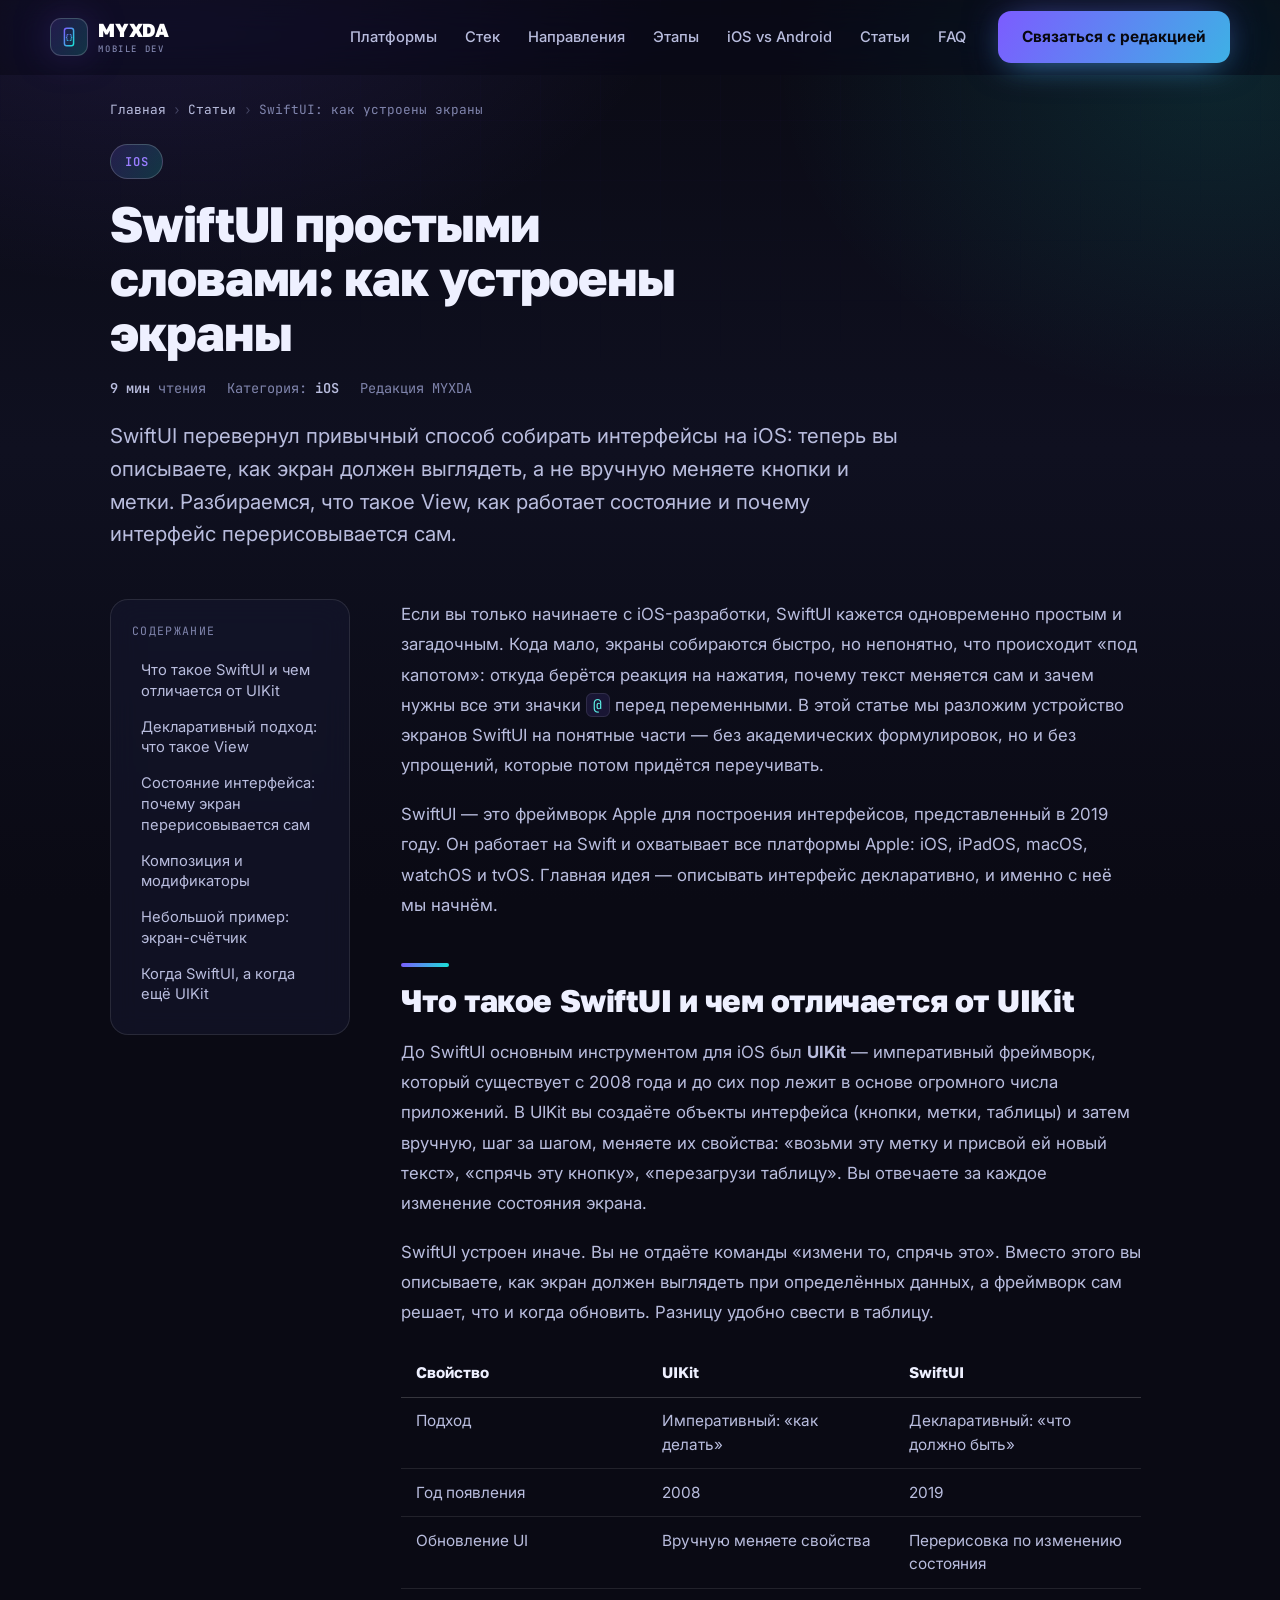
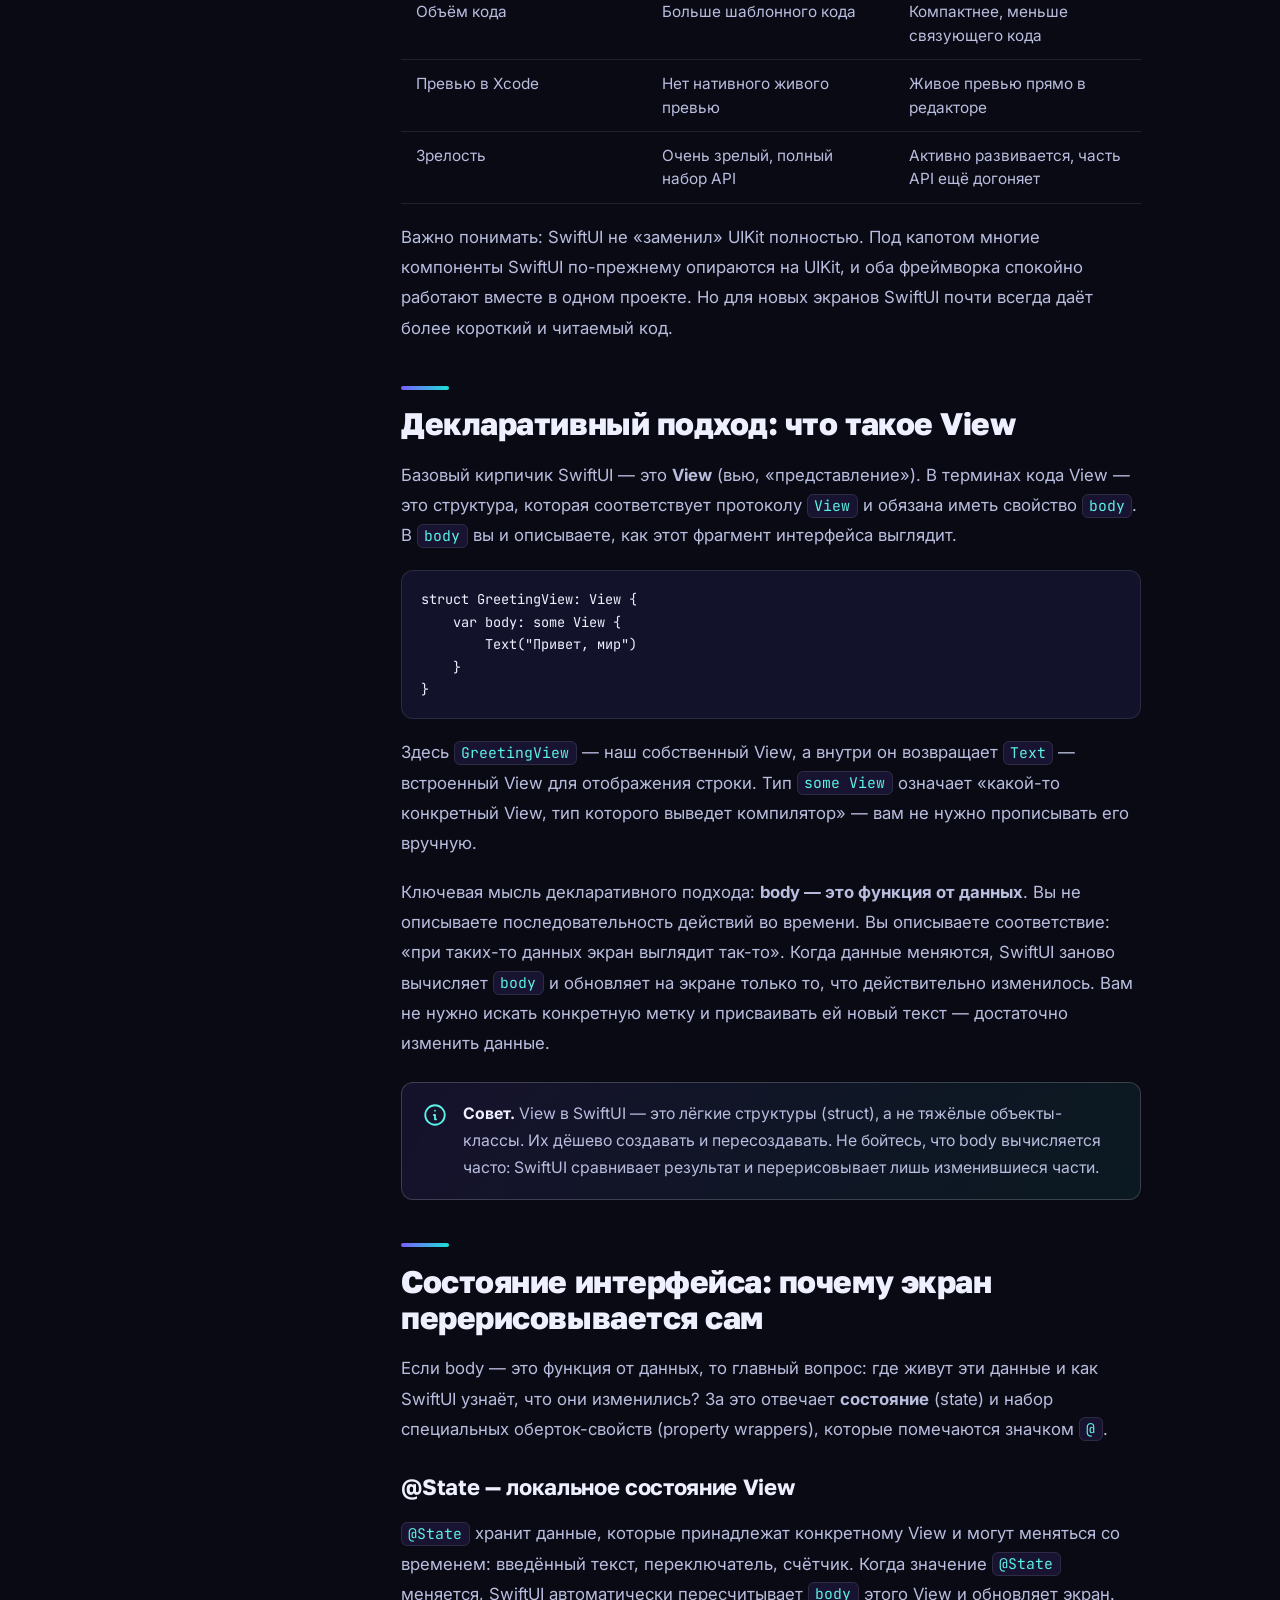
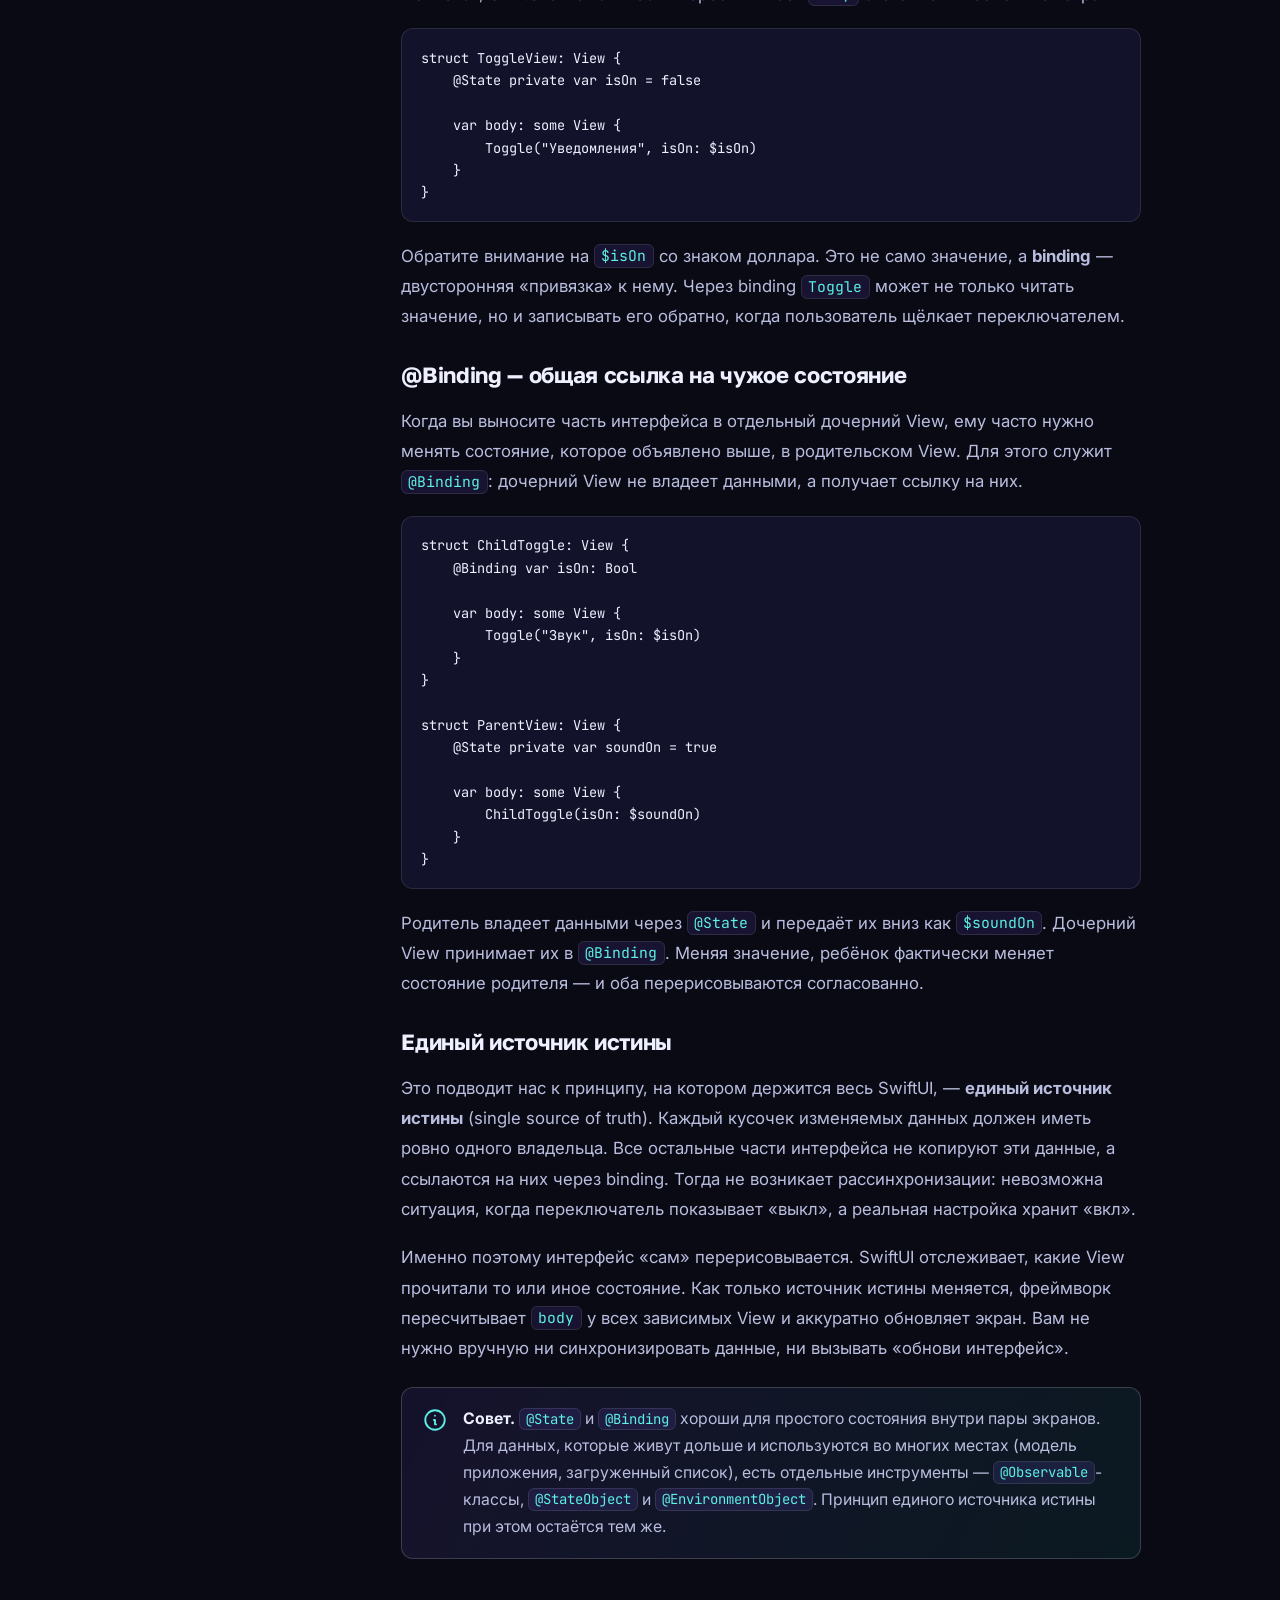
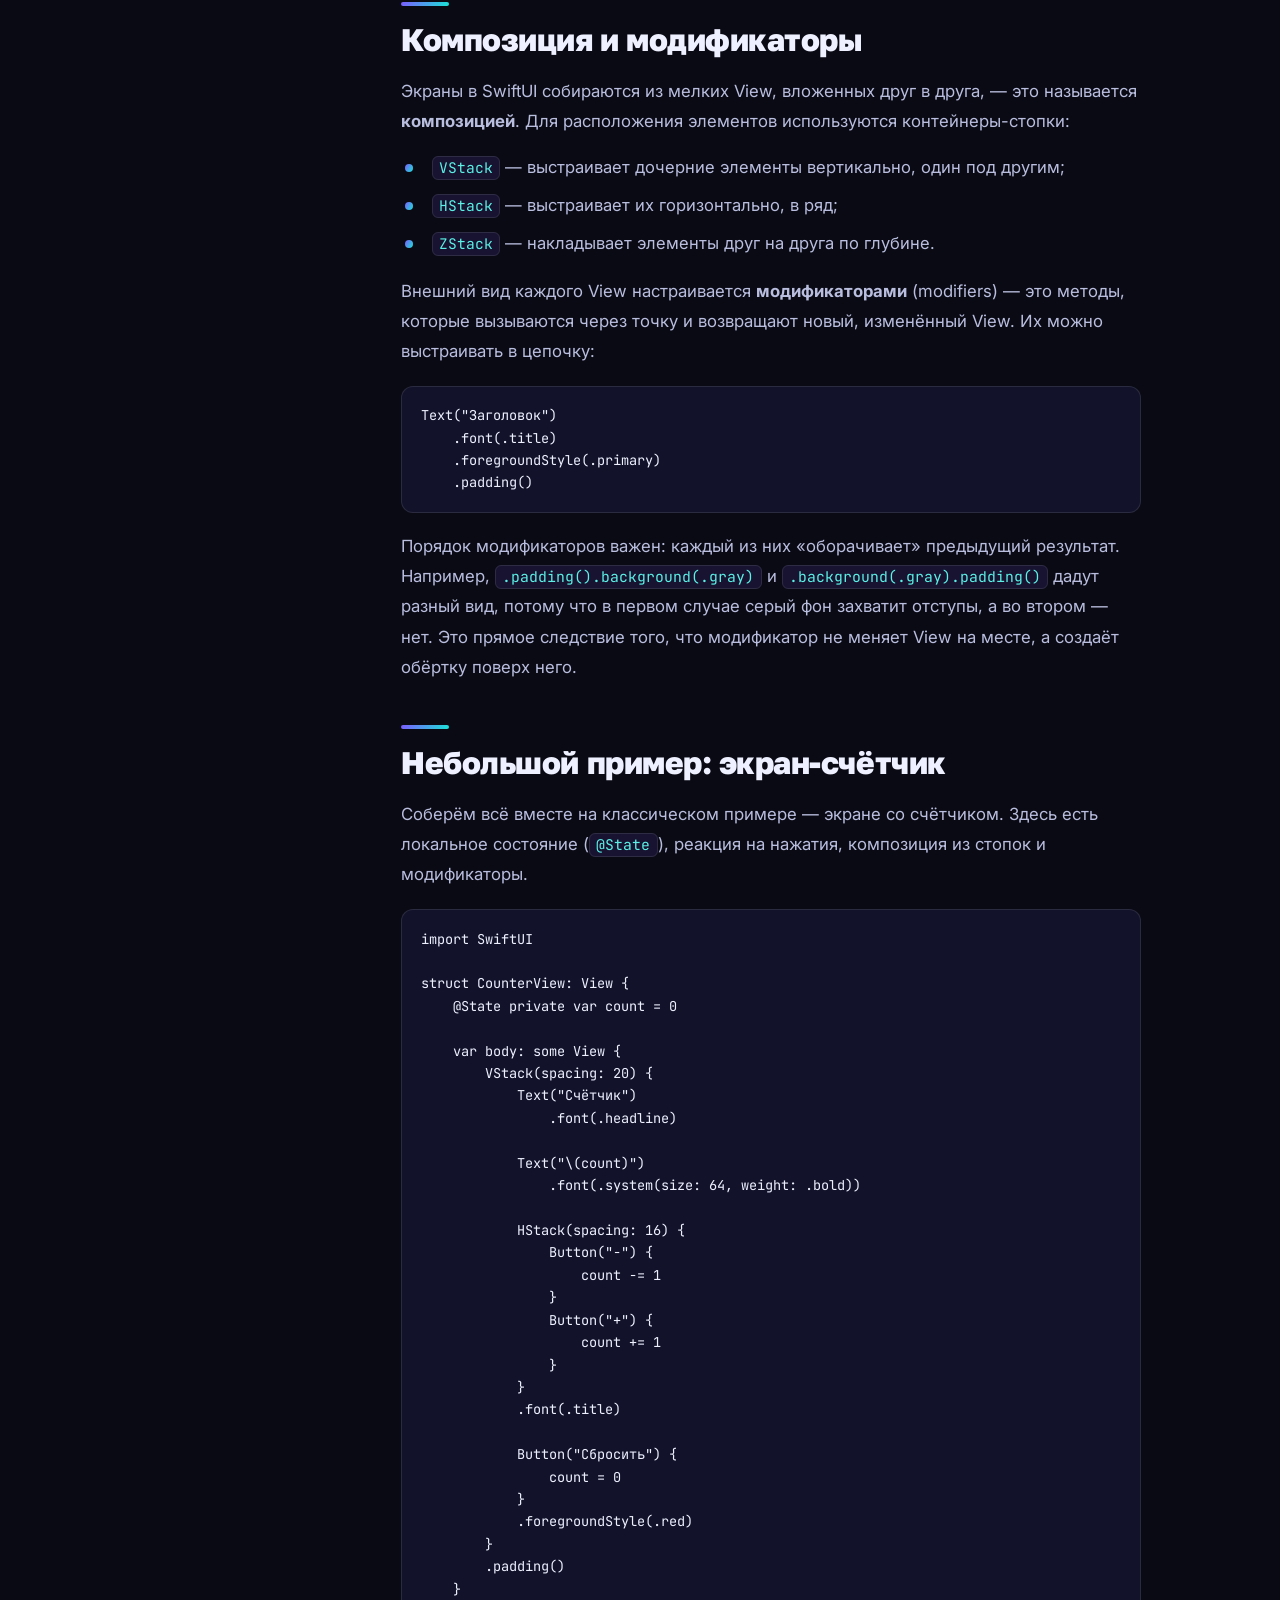
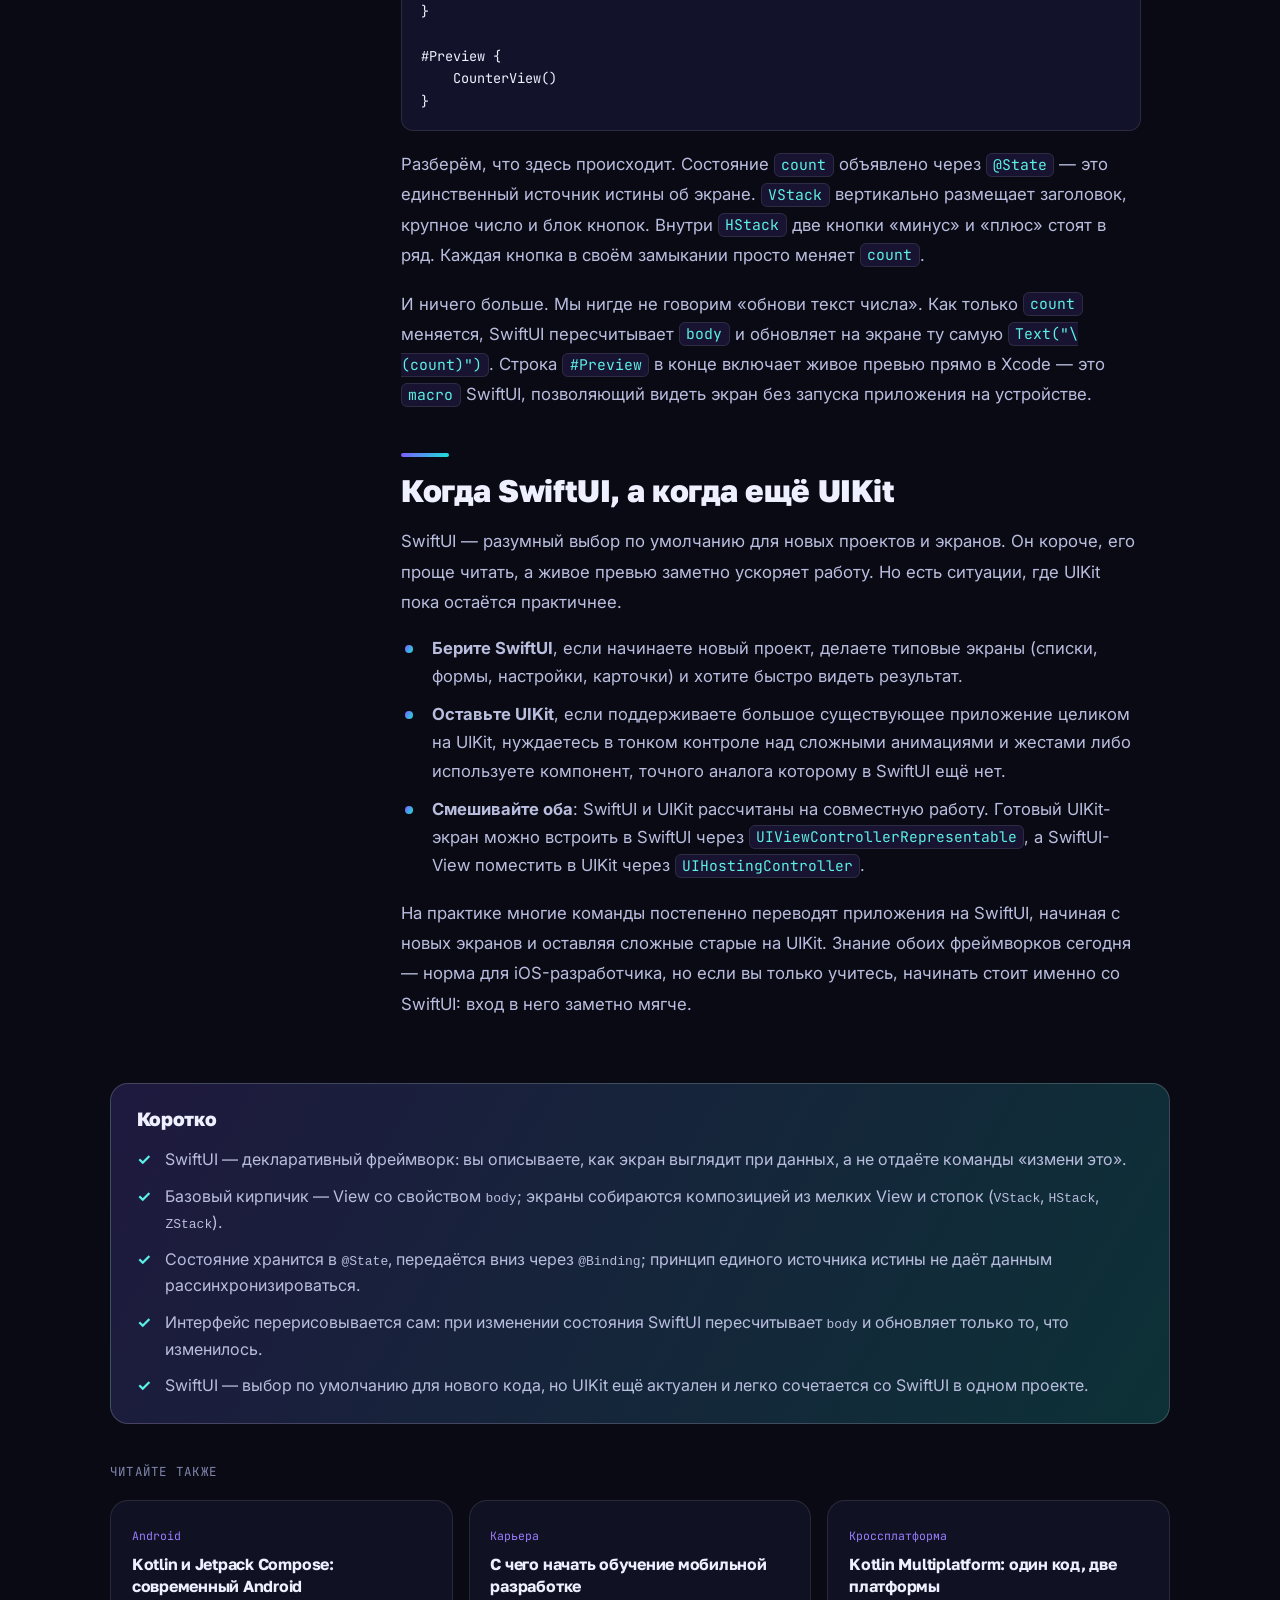
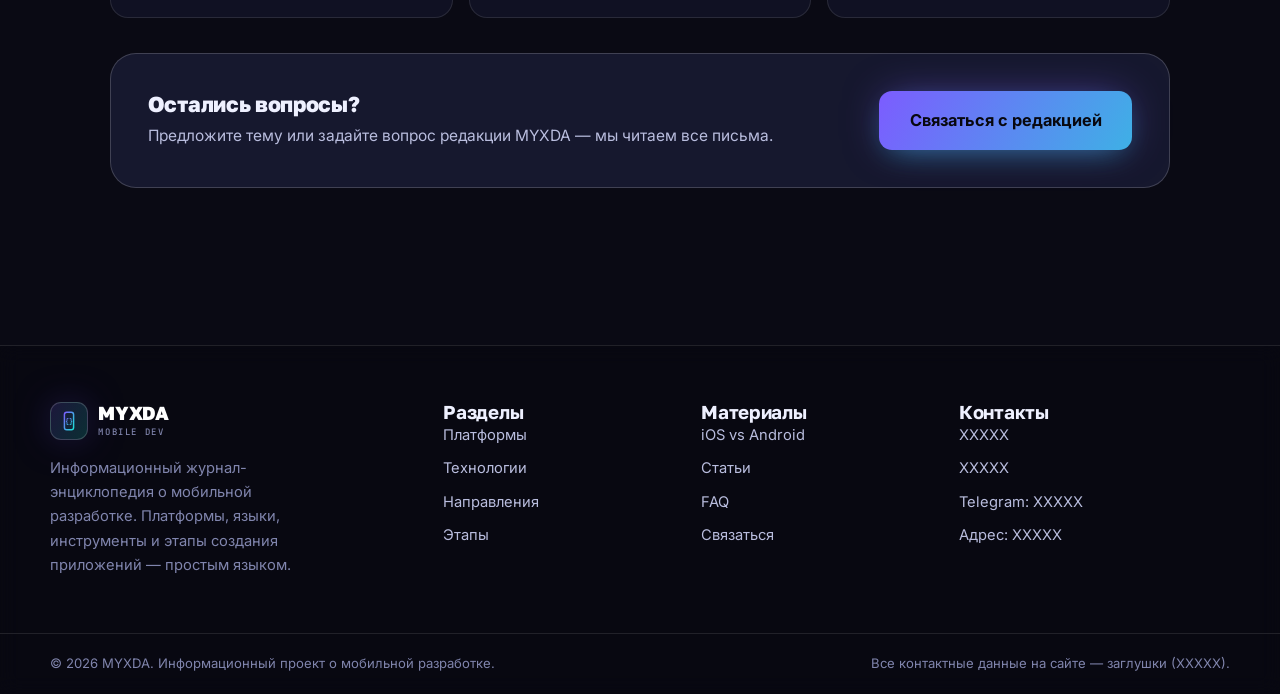
<file: articles/swiftui-basics.html>
<!DOCTYPE html>
<html lang="ru" class="no-js">
<head>
  <script>document.documentElement.className = document.documentElement.className.replace('no-js', 'js');</script>
  <meta charset="UTF-8" />
  <meta name="viewport" content="width=device-width, initial-scale=1.0" />
  <title>SwiftUI простыми словами: как устроены экраны — MYXDA</title>
  <meta name="description" content="Разбираем SwiftUI без жаргона: что такое View, чем декларативный подход отличается от UIKit, как работает состояние (@State, @Binding) и почему экран перерисовывается сам." />
  <meta name="theme-color" content="#0a0a14" />
  <meta property="og:type" content="article" />
  <meta property="og:title" content="SwiftUI простыми словами: как устроены экраны" />
  <meta property="og:description" content="Разбираем SwiftUI без жаргона: что такое View, чем декларативный подход отличается от UIKit, как работает состояние (@State, @Binding) и почему экран перерисовывается сам." />
  <meta property="og:locale" content="ru_RU" />
  <link rel="icon" href="../assets/img/favicon.svg" type="image/svg+xml" />
  <link rel="preconnect" href="https://fonts.googleapis.com" />
  <link rel="preconnect" href="https://fonts.gstatic.com" crossorigin />
  <link href="https://fonts.googleapis.com/css2?family=Golos+Text:wght@500;600;700;800;900&family=Inter:wght@400;500;600;700&family=JetBrains+Mono:wght@400;500;600;700&display=swap" rel="stylesheet" />
  <link rel="stylesheet" href="../assets/css/style.css" />
  <link rel="stylesheet" href="../assets/css/article.css" />
  <script type="application/ld+json">
  {"@context":"https://schema.org","@type":"Article","headline":"SwiftUI простыми словами: как устроены экраны","description":"Разбираем SwiftUI без жаргона: что такое View, чем декларативный подход отличается от UIKit, как работает состояние (@State, @Binding) и почему экран перерисовывается сам.","inLanguage":"ru-RU","author":{"@type":"Organization","name":"Редакция MYXDA"},"publisher":{"@type":"Organization","name":"MYXDA","email":"ХХХХХ","telephone":"ХХХХХ"},"datePublished":"2026-02-01"}
  </script>
</head>
<body>
  <a class="skip-link" href="#main">Перейти к содержимому</a>
  <header class="hdr" id="hdr">
    <div class="wrap hdr__in">
      <a class="logo" href="../index.html" aria-label="MYXDA — на главную">
        <span class="logo__mark" aria-hidden="true">
          <svg viewBox="0 0 24 24" fill="none">
            <rect x="7" y="2.5" width="10" height="19" rx="2.5" stroke="url(#lg)" stroke-width="1.6"/>
            <text x="12" y="14.5" font-family="monospace" font-size="7" font-weight="700" fill="url(#lg)" text-anchor="middle">{}</text>
            <defs><linearGradient id="lg" x1="0" y1="0" x2="1" y2="1"><stop offset="0" stop-color="#7c5cff"/><stop offset="1" stop-color="#19e3d6"/></linearGradient></defs>
          </svg>
        </span>
        <span class="logo__txt">MYXDA<small>mobile&nbsp;dev</small></span>
      </a>
      <nav class="nav" id="nav" aria-label="Основная навигация">
        <a class="nav__link" href="../index.html#platforms">Платформы</a>
        <a class="nav__link" href="../index.html#stack">Стек</a>
        <a class="nav__link" href="../index.html#dirs">Направления</a>
        <a class="nav__link" href="../index.html#stages">Этапы</a>
        <a class="nav__link" href="../index.html#versus">iOS vs Android</a>
        <a class="nav__link" href="../index.html#articles">Статьи</a>
        <a class="nav__link" href="../index.html#faq">FAQ</a>
        <a class="btn btn--primary nav__cta" href="../index.html#contact">Связаться</a>
      </nav>
      <div class="hdr__actions">
        <a class="btn btn--primary hdr__cta" href="../index.html#contact">Связаться с редакцией</a>
        <button class="burger" id="burger" aria-label="Открыть меню" aria-expanded="false" aria-controls="nav"><span></span><span></span><span></span></button>
      </div>
    </div>
  </header>
  <main id="main" tabindex="-1">
    <article class="article">
      <div class="wrap">
        <nav class="crumbs" aria-label="Хлебные крошки"><a href="../index.html">Главная</a><span aria-hidden="true">›</span><a href="../index.html#articles">Статьи</a><span aria-hidden="true">›</span><span class="crumbs__cur" aria-current="page">SwiftUI: как устроены экраны</span></nav>
        <header class="article__head reveal">
          <span class="article__cat">iOS</span>
          <h1 class="article__title">SwiftUI простыми словами: как устроены экраны</h1>
          <div class="article__meta"><span><b>9 мин</b> чтения</span><span>Категория: <b>iOS</b></span><span>Редакция MYXDA</span></div>
          <p class="article__lead">SwiftUI перевернул привычный способ собирать интерфейсы на iOS: теперь вы описываете, как экран должен выглядеть, а не вручную меняете кнопки и метки. Разбираемся, что такое View, как работает состояние и почему интерфейс перерисовывается сам.</p>
        </header>
        <div class="article__grid">
          <aside class="toc reveal" aria-label="Содержание статьи">
            <p class="toc__title">Содержание</p>
            <ol>
              <li><a href="#what-is">Что такое SwiftUI и чем отличается от UIKit</a></li>
              <li><a href="#declarative">Декларативный подход: что такое View</a></li>
              <li><a href="#state">Состояние интерфейса: почему экран перерисовывается сам</a></li>
              <li><a href="#composition">Композиция и модификаторы</a></li>
              <li><a href="#counter">Небольшой пример: экран-счётчик</a></li>
              <li><a href="#when">Когда SwiftUI, а когда ещё UIKit</a></li>
            </ol>
          </aside>
          <div class="prose reveal">
            <p>Если вы только начинаете с iOS-разработки, SwiftUI кажется одновременно простым и загадочным. Кода мало, экраны собираются быстро, но непонятно, что происходит «под капотом»: откуда берётся реакция на нажатия, почему текст меняется сам и зачем нужны все эти значки <code>@</code> перед переменными. В этой статье мы разложим устройство экранов SwiftUI на понятные части — без академических формулировок, но и без упрощений, которые потом придётся переучивать.</p>
            <p>SwiftUI — это фреймворк Apple для построения интерфейсов, представленный в 2019 году. Он работает на Swift и охватывает все платформы Apple: iOS, iPadOS, macOS, watchOS и tvOS. Главная идея — описывать интерфейс декларативно, и именно с неё мы начнём.</p>

            <h2 id="what-is">Что такое SwiftUI и чем отличается от UIKit</h2>
            <p>До SwiftUI основным инструментом для iOS был <b>UIKit</b> — императивный фреймворк, который существует с 2008 года и до сих пор лежит в основе огромного числа приложений. В UIKit вы создаёте объекты интерфейса (кнопки, метки, таблицы) и затем вручную, шаг за шагом, меняете их свойства: «возьми эту метку и присвой ей новый текст», «спрячь эту кнопку», «перезагрузи таблицу». Вы отвечаете за каждое изменение состояния экрана.</p>
            <p>SwiftUI устроен иначе. Вы не отдаёте команды «измени то, спрячь это». Вместо этого вы описываете, как экран должен выглядеть при определённых данных, а фреймворк сам решает, что и когда обновить. Разницу удобно свести в таблицу.</p>
            <table>
              <thead>
                <tr><th>Свойство</th><th>UIKit</th><th>SwiftUI</th></tr>
              </thead>
              <tbody>
                <tr><td>Подход</td><td>Императивный: «как делать»</td><td>Декларативный: «что должно быть»</td></tr>
                <tr><td>Год появления</td><td>2008</td><td>2019</td></tr>
                <tr><td>Обновление UI</td><td>Вручную меняете свойства</td><td>Перерисовка по изменению состояния</td></tr>
                <tr><td>Объём кода</td><td>Больше шаблонного кода</td><td>Компактнее, меньше связующего кода</td></tr>
                <tr><td>Превью в Xcode</td><td>Нет нативного живого превью</td><td>Живое превью прямо в редакторе</td></tr>
                <tr><td>Зрелость</td><td>Очень зрелый, полный набор API</td><td>Активно развивается, часть API ещё догоняет</td></tr>
              </tbody>
            </table>
            <p>Важно понимать: SwiftUI не «заменил» UIKit полностью. Под капотом многие компоненты SwiftUI по-прежнему опираются на UIKit, и оба фреймворка спокойно работают вместе в одном проекте. Но для новых экранов SwiftUI почти всегда даёт более короткий и читаемый код.</p>

            <h2 id="declarative">Декларативный подход: что такое View</h2>
            <p>Базовый кирпичик SwiftUI — это <b>View</b> (вью, «представление»). В терминах кода View — это структура, которая соответствует протоколу <code>View</code> и обязана иметь свойство <code>body</code>. В <code>body</code> вы и описываете, как этот фрагмент интерфейса выглядит.</p>
            <pre><code>struct GreetingView: View {
    var body: some View {
        Text("Привет, мир")
    }
}</code></pre>
            <p>Здесь <code>GreetingView</code> — наш собственный View, а внутри он возвращает <code>Text</code> — встроенный View для отображения строки. Тип <code>some View</code> означает «какой-то конкретный View, тип которого выведет компилятор» — вам не нужно прописывать его вручную.</p>
            <p>Ключевая мысль декларативного подхода: <b>body — это функция от данных</b>. Вы не описываете последовательность действий во времени. Вы описываете соответствие: «при таких-то данных экран выглядит так-то». Когда данные меняются, SwiftUI заново вычисляет <code>body</code> и обновляет на экране только то, что действительно изменилось. Вам не нужно искать конкретную метку и присваивать ей новый текст — достаточно изменить данные.</p>
            <aside class="callout"><span class="callout__ic" aria-hidden="true"><svg viewBox="0 0 24 24"><path d="M12 8h.01M11 12h1v4h1"/><circle cx="12" cy="12" r="9"/></svg></span><p><b>Совет.</b> View в SwiftUI — это лёгкие структуры (struct), а не тяжёлые объекты-классы. Их дёшево создавать и пересоздавать. Не бойтесь, что body вычисляется часто: SwiftUI сравнивает результат и перерисовывает лишь изменившиеся части.</p></aside>

            <h2 id="state">Состояние интерфейса: почему экран перерисовывается сам</h2>
            <p>Если body — это функция от данных, то главный вопрос: где живут эти данные и как SwiftUI узнаёт, что они изменились? За это отвечает <b>состояние</b> (state) и набор специальных оберток-свойств (property wrappers), которые помечаются значком <code>@</code>.</p>

            <h3>@State — локальное состояние View</h3>
            <p><code>@State</code> хранит данные, которые принадлежат конкретному View и могут меняться со временем: введённый текст, переключатель, счётчик. Когда значение <code>@State</code> меняется, SwiftUI автоматически пересчитывает <code>body</code> этого View и обновляет экран.</p>
            <pre><code>struct ToggleView: View {
    @State private var isOn = false

    var body: some View {
        Toggle("Уведомления", isOn: $isOn)
    }
}</code></pre>
            <p>Обратите внимание на <code>$isOn</code> со знаком доллара. Это не само значение, а <b>binding</b> — двусторонняя «привязка» к нему. Через binding <code>Toggle</code> может не только читать значение, но и записывать его обратно, когда пользователь щёлкает переключателем.</p>

            <h3>@Binding — общая ссылка на чужое состояние</h3>
            <p>Когда вы выносите часть интерфейса в отдельный дочерний View, ему часто нужно менять состояние, которое объявлено выше, в родительском View. Для этого служит <code>@Binding</code>: дочерний View не владеет данными, а получает ссылку на них.</p>
            <pre><code>struct ChildToggle: View {
    @Binding var isOn: Bool

    var body: some View {
        Toggle("Звук", isOn: $isOn)
    }
}

struct ParentView: View {
    @State private var soundOn = true

    var body: some View {
        ChildToggle(isOn: $soundOn)
    }
}</code></pre>
            <p>Родитель владеет данными через <code>@State</code> и передаёт их вниз как <code>$soundOn</code>. Дочерний View принимает их в <code>@Binding</code>. Меняя значение, ребёнок фактически меняет состояние родителя — и оба перерисовываются согласованно.</p>

            <h3>Единый источник истины</h3>
            <p>Это подводит нас к принципу, на котором держится весь SwiftUI, — <b>единый источник истины</b> (single source of truth). Каждый кусочек изменяемых данных должен иметь ровно одного владельца. Все остальные части интерфейса не копируют эти данные, а ссылаются на них через binding. Тогда не возникает рассинхронизации: невозможна ситуация, когда переключатель показывает «выкл», а реальная настройка хранит «вкл».</p>
            <p>Именно поэтому интерфейс «сам» перерисовывается. SwiftUI отслеживает, какие View прочитали то или иное состояние. Как только источник истины меняется, фреймворк пересчитывает <code>body</code> у всех зависимых View и аккуратно обновляет экран. Вам не нужно вручную ни синхронизировать данные, ни вызывать «обнови интерфейс».</p>
            <aside class="callout"><span class="callout__ic" aria-hidden="true"><svg viewBox="0 0 24 24"><path d="M12 8h.01M11 12h1v4h1"/><circle cx="12" cy="12" r="9"/></svg></span><p><b>Совет.</b> <code>@State</code> и <code>@Binding</code> хороши для простого состояния внутри пары экранов. Для данных, которые живут дольше и используются во многих местах (модель приложения, загруженный список), есть отдельные инструменты — <code>@Observable</code>-классы, <code>@StateObject</code> и <code>@EnvironmentObject</code>. Принцип единого источника истины при этом остаётся тем же.</p></aside>

            <h2 id="composition">Композиция и модификаторы</h2>
            <p>Экраны в SwiftUI собираются из мелких View, вложенных друг в друга, — это называется <b>композицией</b>. Для расположения элементов используются контейнеры-стопки:</p>
            <ul>
              <li><code>VStack</code> — выстраивает дочерние элементы вертикально, один под другим;</li>
              <li><code>HStack</code> — выстраивает их горизонтально, в ряд;</li>
              <li><code>ZStack</code> — накладывает элементы друг на друга по глубине.</li>
            </ul>
            <p>Внешний вид каждого View настраивается <b>модификаторами</b> (modifiers) — это методы, которые вызываются через точку и возвращают новый, изменённый View. Их можно выстраивать в цепочку:</p>
            <pre><code>Text("Заголовок")
    .font(.title)
    .foregroundStyle(.primary)
    .padding()</code></pre>
            <p>Порядок модификаторов важен: каждый из них «оборачивает» предыдущий результат. Например, <code>.padding().background(.gray)</code> и <code>.background(.gray).padding()</code> дадут разный вид, потому что в первом случае серый фон захватит отступы, а во втором — нет. Это прямое следствие того, что модификатор не меняет View на месте, а создаёт обёртку поверх него.</p>

            <h2 id="counter">Небольшой пример: экран-счётчик</h2>
            <p>Соберём всё вместе на классическом примере — экране со счётчиком. Здесь есть локальное состояние (<code>@State</code>), реакция на нажатия, композиция из стопок и модификаторы.</p>
            <pre><code>import SwiftUI

struct CounterView: View {
    @State private var count = 0

    var body: some View {
        VStack(spacing: 20) {
            Text("Счётчик")
                .font(.headline)

            Text("\(count)")
                .font(.system(size: 64, weight: .bold))

            HStack(spacing: 16) {
                Button("−") {
                    count -= 1
                }
                Button("+") {
                    count += 1
                }
            }
            .font(.title)

            Button("Сбросить") {
                count = 0
            }
            .foregroundStyle(.red)
        }
        .padding()
    }
}

#Preview {
    CounterView()
}</code></pre>
            <p>Разберём, что здесь происходит. Состояние <code>count</code> объявлено через <code>@State</code> — это единственный источник истины об экране. <code>VStack</code> вертикально размещает заголовок, крупное число и блок кнопок. Внутри <code>HStack</code> две кнопки «минус» и «плюс» стоят в ряд. Каждая кнопка в своём замыкании просто меняет <code>count</code>.</p>
            <p>И ничего больше. Мы нигде не говорим «обнови текст числа». Как только <code>count</code> меняется, SwiftUI пересчитывает <code>body</code> и обновляет на экране ту самую <code>Text("\(count)")</code>. Строка <code>#Preview</code> в конце включает живое превью прямо в Xcode — это <code>macro</code> SwiftUI, позволяющий видеть экран без запуска приложения на устройстве.</p>

            <h2 id="when">Когда SwiftUI, а когда ещё UIKit</h2>
            <p>SwiftUI — разумный выбор по умолчанию для новых проектов и экранов. Он короче, его проще читать, а живое превью заметно ускоряет работу. Но есть ситуации, где UIKit пока остаётся практичнее.</p>
            <ul>
              <li><b>Берите SwiftUI</b>, если начинаете новый проект, делаете типовые экраны (списки, формы, настройки, карточки) и хотите быстро видеть результат.</li>
              <li><b>Оставьте UIKit</b>, если поддерживаете большое существующее приложение целиком на UIKit, нуждаетесь в тонком контроле над сложными анимациями и жестами либо используете компонент, точного аналога которому в SwiftUI ещё нет.</li>
              <li><b>Смешивайте оба</b>: SwiftUI и UIKit рассчитаны на совместную работу. Готовый UIKit-экран можно встроить в SwiftUI через <code>UIViewControllerRepresentable</code>, а SwiftUI-View поместить в UIKit через <code>UIHostingController</code>.</li>
            </ul>
            <p>На практике многие команды постепенно переводят приложения на SwiftUI, начиная с новых экранов и оставляя сложные старые на UIKit. Знание обоих фреймворков сегодня — норма для iOS-разработчика, но если вы только учитесь, начинать стоит именно со SwiftUI: вход в него заметно мягче.</p>
          </div>
        </div>
        <div class="article__foot">
          <div class="takeaways reveal"><h2>Коротко</h2><ul>
            <li>SwiftUI — декларативный фреймворк: вы описываете, как экран выглядит при данных, а не отдаёте команды «измени это».</li>
            <li>Базовый кирпичик — View со свойством <code>body</code>; экраны собираются композицией из мелких View и стопок (<code>VStack</code>, <code>HStack</code>, <code>ZStack</code>).</li>
            <li>Состояние хранится в <code>@State</code>, передаётся вниз через <code>@Binding</code>; принцип единого источника истины не даёт данным рассинхронизироваться.</li>
            <li>Интерфейс перерисовывается сам: при изменении состояния SwiftUI пересчитывает <code>body</code> и обновляет только то, что изменилось.</li>
            <li>SwiftUI — выбор по умолчанию для нового кода, но UIKit ещё актуален и легко сочетается со SwiftUI в одном проекте.</li>
          </ul></div>
          <p class="related__title">Читайте также</p>
          <div class="related">
            <article class="related__card reveal"><span class="cat">Android</span><h3><a href="kotlin-compose.html">Kotlin и Jetpack Compose: современный Android</a></h3></article>
            <article class="related__card reveal"><span class="cat">Карьера</span><h3><a href="start-mobile-dev.html">С чего начать обучение мобильной разработке</a></h3></article>
            <article class="related__card reveal"><span class="cat">Кроссплатформа</span><h3><a href="kotlin-multiplatform.html">Kotlin Multiplatform: один код, две платформы</a></h3></article>
          </div>
          <div class="article__cta reveal"><div><h2>Остались вопросы?</h2><p>Предложите тему или задайте вопрос редакции MYXDA — мы читаем все письма.</p></div><a class="btn btn--primary btn--lg" href="../index.html#contact">Связаться с редакцией</a></div>
        </div>
      </div>
    </article>
  </main>
  <footer class="foot">
    <div class="wrap foot__in">
      <div class="foot__brand">
        <a class="logo" href="../index.html" aria-label="MYXDA">
          <span class="logo__mark" aria-hidden="true">
            <svg viewBox="0 0 24 24" fill="none">
              <rect x="7" y="2.5" width="10" height="19" rx="2.5" stroke="url(#lg2)" stroke-width="1.6"/>
              <text x="12" y="14.5" font-family="monospace" font-size="7" font-weight="700" fill="url(#lg2)" text-anchor="middle">{}</text>
              <defs><linearGradient id="lg2" x1="0" y1="0" x2="1" y2="1"><stop offset="0" stop-color="#7c5cff"/><stop offset="1" stop-color="#19e3d6"/></linearGradient></defs>
            </svg>
          </span>
          <span class="logo__txt">MYXDA<small>mobile&nbsp;dev</small></span>
        </a>
        <p class="foot__about">Информационный журнал-энциклопедия о мобильной разработке. Платформы, языки, инструменты и этапы создания приложений — простым языком.</p>
      </div>
      <nav class="foot__col" aria-label="Разделы">
        <h3>Разделы</h3>
        <a href="../index.html#platforms">Платформы</a>
        <a href="../index.html#stack">Технологии</a>
        <a href="../index.html#dirs">Направления</a>
        <a href="../index.html#stages">Этапы</a>
      </nav>
      <nav class="foot__col" aria-label="Материалы">
        <h3>Материалы</h3>
        <a href="../index.html#versus">iOS vs Android</a>
        <a href="../index.html#articles">Статьи</a>
        <a href="../index.html#faq">FAQ</a>
        <a href="../index.html#contact">Связаться</a>
      </nav>
      <div class="foot__col foot__contacts">
        <h3>Контакты</h3>
        <p><a href="mailto:ХХХХХ">ХХХХХ</a></p>
        <p><a href="tel:ХХХХХ">ХХХХХ</a></p>
        <p>Telegram: ХХХХХ</p>
        <p>Адрес: ХХХХХ</p>
      </div>
    </div>
    <div class="foot__bottom">
      <div class="wrap foot__bottom-in">
        <span>© <span id="year">2026</span> MYXDA. Информационный проект о мобильной разработке.</span>
        <span>Все контактные данные на сайте — заглушки (ХХХХХ).</span>
      </div>
    </div>
  </footer>
  <button class="totop" id="toTop" aria-label="Наверх" hidden><svg viewBox="0 0 24 24" aria-hidden="true"><path d="m6 15 6-6 6 6"/></svg></button>
  <div class="toast" id="toast" role="status" aria-live="polite"></div>
  <script src="../assets/js/main.js" defer></script>
</body>
</html>
</file>
<file: assets/css/style.css>
/* ============================================================
   myxda.ru — стили
   Тёмная техно-тема: glassmorphism + неоновый градиент
   фиолетовый → циан. Шрифты Golos Text / Inter / JetBrains Mono.
   Без зависимостей, чистый CSS.
   ============================================================ */

:root {
  --bg:        #0a0a14;
  --bg-2:      #0f1020;
  --bg-3:      #12132a;
  --surface:   rgba(22, 24, 48, 0.55);
  --surface-2: rgba(28, 30, 58, 0.7);
  --glass-bd:  rgba(255, 255, 255, 0.10);
  --glass-bd2: rgba(255, 255, 255, 0.18);

  --ink:       #eef0ff;
  --ink-soft:  #b9bdde;
  --ink-mute:  #8085ad;

  --violet:    #7c5cff;
  --violet-2:  #9a7dff;
  --cyan:      #19e3d6;
  --cyan-2:    #5cf0e6;
  --grad:      linear-gradient(120deg, #7c5cff 0%, #19e3d6 100%);
  --grad-soft: linear-gradient(120deg, rgba(124,92,255,.18), rgba(25,227,214,.18));

  --r:    18px;
  --r-sm: 12px;
  --r-lg: 26px;
  --r-btn: 13px;

  --glow-v:  0 0 40px -8px rgba(124, 92, 255, 0.55);
  --glow-c:  0 0 40px -8px rgba(25, 227, 214, 0.45);
  --sh:      0 30px 60px -28px rgba(0, 0, 0, 0.8);
  --sh-sm:   0 6px 24px -12px rgba(0, 0, 0, 0.7);

  --wrap: 1180px;
  --ff-head: "Golos Text", "Segoe UI", system-ui, sans-serif;
  --ff-body: "Inter", "Segoe UI", system-ui, sans-serif;
  --ff-mono: "JetBrains Mono", ui-monospace, "Cascadia Code", Consolas, monospace;
  --ease: cubic-bezier(.22,.61,.36,1);
}

/* ---------- Reset ---------- */
*, *::before, *::after { box-sizing: border-box; }
* { margin: 0; }
[hidden] { display: none !important; }
html { scroll-behavior: smooth; -webkit-text-size-adjust: 100%; }
@media (prefers-reduced-motion: reduce) {
  html { scroll-behavior: auto; }
  *, *::before, *::after { animation-duration: .001ms !important; animation-iteration-count: 1 !important; transition-duration: .001ms !important; }
}
body {
  font-family: var(--ff-body); color: var(--ink); background: var(--bg);
  line-height: 1.65; -webkit-font-smoothing: antialiased; text-rendering: optimizeLegibility;
  overflow-x: hidden;
}
/* Тонкая техно-сетка на фоне всего сайта */
body::before {
  content: ""; position: fixed; inset: 0; z-index: -2; pointer-events: none;
  background:
    radial-gradient(900px 600px at 12% -8%, rgba(124,92,255,.16), transparent 60%),
    radial-gradient(800px 600px at 95% 8%, rgba(25,227,214,.12), transparent 55%),
    linear-gradient(180deg, var(--bg) 0%, var(--bg-2) 50%, var(--bg) 100%);
}
body::after {
  content: ""; position: fixed; inset: 0; z-index: -2; pointer-events: none; opacity: .5;
  background-image:
    linear-gradient(rgba(124,92,255,.05) 1px, transparent 1px),
    linear-gradient(90deg, rgba(124,92,255,.05) 1px, transparent 1px);
  background-size: 60px 60px;
  -webkit-mask-image: radial-gradient(ellipse 80% 60% at 50% 0%, #000, transparent 75%);
          mask-image: radial-gradient(ellipse 80% 60% at 50% 0%, #000, transparent 75%);
}
img, svg { display: block; max-width: 100%; }
a { color: inherit; text-decoration: none; }
ul, ol { list-style: none; padding: 0; }
button { font: inherit; cursor: pointer; border: none; background: none; color: inherit; }
input, select, textarea { font: inherit; color: inherit; }
h1, h2, h3, h4 { font-family: var(--ff-head); font-weight: 700; line-height: 1.16; letter-spacing: -.015em; }

.wrap { width: min(100% - 2.4rem, var(--wrap)); margin-inline: auto; }
.grad-text {
  background: var(--grad); -webkit-background-clip: text; background-clip: text;
  -webkit-text-fill-color: transparent; color: transparent;
}
.visually-hidden { position: absolute !important; width: 1px; height: 1px; padding: 0; margin: -1px; overflow: hidden; clip: rect(0 0 0 0); white-space: nowrap; border: 0; }

.skip-link { position: absolute; left: -999px; top: 0; z-index: 200; background: var(--violet); color: #fff; padding: .7rem 1.1rem; border-radius: 0 0 10px 0; font-weight: 700; }
.skip-link:focus { left: 0; }

:where(a, button, summary, input, select, textarea, [tabindex]):focus-visible {
  outline: 2px solid var(--cyan); outline-offset: 2px; border-radius: 6px;
}
main:focus, main:focus-visible { outline: none; }
.no-js .reveal { opacity: 1; transform: none; }

/* ---------- Mono-метки (eyebrow/чипы) ---------- */
.mono { font-family: var(--ff-mono); font-weight: 500; letter-spacing: .02em; }

/* ---------- Buttons ---------- */
.btn {
  position: relative; overflow: hidden;
  display: inline-flex; align-items: center; justify-content: center; gap: .5rem;
  padding: .82rem 1.5rem; border-radius: var(--r-btn);
  font-family: var(--ff-body); font-weight: 600; font-size: .96rem;
  transition: transform .22s var(--ease), box-shadow .22s var(--ease), background .22s, color .22s, border-color .22s, filter .22s;
}
.btn:active { transform: translateY(1px); }
.btn--lg { padding: 1.02rem 1.9rem; font-size: 1.02rem; }
.btn--block { width: 100%; }
.btn--primary {
  color: #08080f; background: var(--grad); background-size: 160% 160%;
  box-shadow: var(--glow-v), 0 10px 30px -12px rgba(25,227,214,.5);
  font-weight: 700;
}
.btn--primary:hover { transform: translateY(-2px); filter: brightness(1.08); box-shadow: var(--glow-c), 0 16px 36px -12px rgba(124,92,255,.6); }
.btn--ghost { background: rgba(255,255,255,.03); color: var(--ink); border: 1.5px solid var(--glass-bd2); }
.btn--ghost:hover { background: rgba(124,92,255,.12); border-color: var(--violet); color: #fff; transform: translateY(-2px); }
.btn::after { content:""; position:absolute; top:0; bottom:0; left:0; width:55%; background: linear-gradient(100deg, transparent, rgba(255,255,255,.35), transparent); transform: translateX(-200%) skewX(-18deg); pointer-events:none; }
.btn:hover::after { transform: translateX(360%) skewX(-18deg); transition: transform .65s var(--ease); }

/* ---------- Header ---------- */
.hdr {
  position: sticky; top: 0; z-index: 100;
  background: rgba(10, 10, 20, 0.55);
  backdrop-filter: saturate(150%) blur(16px); -webkit-backdrop-filter: saturate(150%) blur(16px);
  border-bottom: 1px solid transparent; transition: border-color .3s, box-shadow .3s, background .3s;
}
.hdr.is-scrolled { border-bottom-color: var(--glass-bd); box-shadow: var(--sh-sm); background: rgba(10, 10, 20, 0.82); }
.hdr__in { display: flex; align-items: center; gap: 1.2rem; height: 74px; }

.logo { display: inline-flex; align-items: center; gap: .65rem; }
.logo__mark { width: 38px; height: 38px; flex: none; display: grid; place-items: center; border-radius: 11px; border: 1px solid var(--glass-bd2); background: var(--grad-soft); box-shadow: var(--glow-v); }
.logo__mark svg { width: 22px; height: 22px; }
.logo__txt { display: flex; flex-direction: column; font-family: var(--ff-head); font-weight: 800; font-size: 1.18rem; line-height: 1; color: #fff; letter-spacing: -.02em; }
.logo__txt small { font-family: var(--ff-mono); font-weight: 500; font-size: .56rem; letter-spacing: .18em; text-transform: uppercase; color: var(--ink-mute); margin-top: .32rem; }

.nav { display: flex; align-items: center; gap: .15rem; margin-left: auto; }
.nav__link { position: relative; padding: .55rem .8rem; border-radius: 9px; font-size: .92rem; font-weight: 500; color: var(--ink-soft); transition: color .2s, background .2s; }
.nav__link:hover { color: #fff; background: rgba(124,92,255,.12); }
.nav__cta { display: none; }

.hdr__actions { display: flex; align-items: center; gap: .9rem; }
.hdr__cta { display: inline-flex; }
.burger { display: none; width: 44px; height: 44px; border-radius: 11px; flex-direction: column; gap: 5px; align-items: center; justify-content: center; border: 1px solid var(--glass-bd2); }
.burger span { width: 22px; height: 2px; background: var(--ink); border-radius: 2px; transition: transform .3s var(--ease), opacity .2s; }
.burger[aria-expanded="true"] span:nth-child(1) { transform: translateY(7px) rotate(45deg); }
.burger[aria-expanded="true"] span:nth-child(2) { opacity: 0; }
.burger[aria-expanded="true"] span:nth-child(3) { transform: translateY(-7px) rotate(-45deg); }

/* ---------- Sections / headings ---------- */
.sec { padding: clamp(3.5rem, 7vw, 6rem) 0; position: relative; }
.head { max-width: 720px; margin-bottom: clamp(2rem, 4vw, 3rem); }
.head--center { margin-inline: auto; text-align: center; }
.eyebrow {
  display: inline-flex; align-items: center; gap: .5rem;
  font-family: var(--ff-mono); font-size: .72rem; font-weight: 600; letter-spacing: .16em; text-transform: uppercase;
  color: var(--cyan-2); padding: .35rem .7rem; border-radius: 999px;
  background: rgba(25,227,214,.08); border: 1px solid rgba(25,227,214,.25);
  margin-bottom: 1rem;
}
.eyebrow--v { color: var(--violet-2); background: rgba(124,92,255,.1); border-color: rgba(124,92,255,.3); }
.head__title { font-size: clamp(1.7rem, 3.6vw, 2.6rem); font-weight: 700; color: #fff; }
.head__sub { margin-top: .9rem; color: var(--ink-soft); font-size: 1.06rem; }

/* ---------- Hero ---------- */
.hero { position: relative; overflow: hidden; padding: clamp(2.5rem, 5vw, 4.5rem) 0 clamp(3rem, 6vw, 5rem); }
.hero__in { display: grid; grid-template-columns: 1.05fr .95fr; gap: clamp(2rem, 4vw, 3.5rem); align-items: center; }
.hero__blob { position: absolute; border-radius: 50%; filter: blur(70px); opacity: .55; z-index: -1; pointer-events: none; animation: float 14s var(--ease) infinite alternate; }
.hero__blob--1 { width: 460px; height: 460px; background: radial-gradient(circle, rgba(124,92,255,.7), transparent 70%); top: -120px; left: -120px; }
.hero__blob--2 { width: 420px; height: 420px; background: radial-gradient(circle, rgba(25,227,214,.55), transparent 70%); bottom: -160px; right: -100px; animation-delay: -6s; }
@keyframes float { from { transform: translate(0,0); } to { transform: translate(40px, 30px); } }

.tag {
  display: inline-flex; align-items: center; gap: .55rem; font-family: var(--ff-mono);
  font-size: .78rem; font-weight: 500; color: var(--ink-soft);
  padding: .4rem .85rem; border-radius: 999px; background: var(--surface); border: 1px solid var(--glass-bd);
  backdrop-filter: blur(10px); -webkit-backdrop-filter: blur(10px);
}
.tag__dot { width: 8px; height: 8px; border-radius: 50%; background: var(--cyan); box-shadow: 0 0 10px var(--cyan); animation: pulse 2s infinite; }
@keyframes pulse { 0%,100% { opacity: 1; } 50% { opacity: .35; } }

.hero__title { margin-top: 1.2rem; font-size: clamp(2.3rem, 5.5vw, 4rem); font-weight: 800; color: #fff; letter-spacing: -.03em; }
.hero__lead { margin-top: 1.2rem; max-width: 30rem; font-size: 1.12rem; color: var(--ink-soft); }
.hero__cta { display: flex; flex-wrap: wrap; gap: .9rem; margin-top: 1.8rem; }
.hero__facts { display: flex; flex-wrap: wrap; gap: 1.8rem; margin-top: 2.4rem; }
.hero__facts li { display: flex; flex-direction: column; }
.hero__facts b { font-family: var(--ff-head); font-size: 1.7rem; font-weight: 800; color: #fff; }
.hero__facts span { font-size: .82rem; color: var(--ink-mute); }

/* Мокап смартфона на чистом CSS */
.hero__phone { justify-self: center; position: relative; width: min(290px, 80vw); }
.phone {
  position: relative; aspect-ratio: 9 / 18.5; border-radius: 40px;
  padding: 12px; background: linear-gradient(160deg, #1a1c34, #0c0d1c);
  border: 1px solid var(--glass-bd2);
  box-shadow: var(--glow-v), 0 50px 80px -30px rgba(0,0,0,.9), inset 0 1px 0 rgba(255,255,255,.08);
}
.phone::before { content: ""; position: absolute; top: 16px; left: 50%; transform: translateX(-50%); width: 90px; height: 22px; border-radius: 999px; background: #07070e; z-index: 3; }
.phone__screen {
  position: relative; height: 100%; border-radius: 30px; overflow: hidden;
  background: linear-gradient(180deg, #11122a, #0a0a16);
  display: flex; flex-direction: column; gap: .55rem; padding: 2.6rem .9rem 1rem;
}
.phone__screen::after { content: ""; position: absolute; inset: 0; background: radial-gradient(120% 60% at 50% 0%, rgba(124,92,255,.28), transparent 60%); pointer-events: none; }
.ui-bar { height: 14px; border-radius: 5px; background: rgba(255,255,255,.06); }
.ui-bar--accent { background: var(--grad); width: 60%; box-shadow: var(--glow-c); height: 20px; }
.ui-bar--w70 { width: 70%; } .ui-bar--w85 { width: 85%; } .ui-bar--w45 { width: 45%; }
.ui-card { margin-top: .3rem; border-radius: 14px; padding: .8rem; background: rgba(255,255,255,.04); border: 1px solid var(--glass-bd); }
.ui-code { font-family: var(--ff-mono); font-size: .56rem; line-height: 1.7; color: var(--cyan-2); }
.ui-code .k { color: var(--violet-2); }
.ui-code .s { color: #ffd479; }
.ui-chips { display: flex; gap: .4rem; flex-wrap: wrap; margin-top: auto; }
.ui-chip { font-family: var(--ff-mono); font-size: .54rem; padding: .25rem .5rem; border-radius: 7px; background: rgba(124,92,255,.18); color: var(--violet-2); border: 1px solid rgba(124,92,255,.3); }

/* ---------- Glass card база ---------- */
.glass {
  background: var(--surface); border: 1px solid var(--glass-bd); border-radius: var(--r);
  backdrop-filter: blur(14px); -webkit-backdrop-filter: blur(14px);
  box-shadow: var(--sh-sm);
  transition: transform .3s var(--ease), border-color .3s, box-shadow .3s, background .3s;
}
.glass:hover { transform: translateY(-5px); border-color: var(--glass-bd2); box-shadow: var(--glow-v), var(--sh); background: var(--surface-2); }

.ic {
  width: 48px; height: 48px; flex: none; display: grid; place-items: center; border-radius: 13px;
  background: var(--grad-soft); border: 1px solid var(--glass-bd2); color: var(--cyan-2);
}
.ic svg { width: 24px; height: 24px; fill: none; stroke: currentColor; stroke-width: 1.8; stroke-linecap: round; stroke-linejoin: round; }

/* ---------- Платформы ---------- */
.plat { display: grid; grid-template-columns: repeat(3, 1fr); gap: 1.3rem; }
.plat__card { padding: 1.8rem; }
.plat__card h3 { margin: 1.1rem 0 .5rem; font-size: 1.3rem; color: #fff; }
.plat__card p { color: var(--ink-soft); font-size: .98rem; }
.plat__tag { display: inline-block; margin-top: 1rem; font-family: var(--ff-mono); font-size: .74rem; color: var(--cyan-2); }

/* ---------- Стек / чипы ---------- */
.stack { display: flex; flex-wrap: wrap; gap: .8rem; }
.chip {
  display: inline-flex; align-items: center; gap: .55rem; font-family: var(--ff-mono); font-size: .9rem; font-weight: 500;
  padding: .7rem 1.1rem; border-radius: 12px; color: var(--ink);
  background: var(--surface); border: 1px solid var(--glass-bd);
  backdrop-filter: blur(10px); -webkit-backdrop-filter: blur(10px);
  transition: transform .2s var(--ease), border-color .2s, color .2s, box-shadow .2s;
}
.chip:hover { transform: translateY(-3px); color: #fff; border-color: var(--violet); box-shadow: var(--glow-v); }
.chip__dot { width: 9px; height: 9px; border-radius: 3px; background: var(--grad); flex: none; }

/* ---------- Направления ---------- */
.dirs { display: grid; grid-template-columns: repeat(3, 1fr); gap: 1.3rem; }
.dir { padding: 1.6rem; display: flex; flex-direction: column; gap: .9rem; }
.dir h3 { font-size: 1.12rem; color: #fff; }
.dir p { color: var(--ink-soft); font-size: .94rem; }

/* ---------- Этапы ---------- */
.steps { display: grid; grid-template-columns: repeat(3, 1fr); gap: 1.3rem; counter-reset: st; }
.step { position: relative; padding: 1.7rem; overflow: hidden; }
.step__n {
  font-family: var(--ff-mono); font-size: 2.4rem; font-weight: 700; line-height: 1;
  background: var(--grad); -webkit-background-clip: text; background-clip: text; -webkit-text-fill-color: transparent;
}
.step h3 { margin: .7rem 0 .4rem; font-size: 1.14rem; color: #fff; }
.step p { color: var(--ink-soft); font-size: .94rem; }
.step::before { content: ""; position: absolute; top: 0; left: 0; width: 100%; height: 3px; background: var(--grad); opacity: .35; }

/* ---------- Сравнение iOS vs Android ---------- */
.versus { display: grid; grid-template-columns: 1fr 1fr; gap: 1.3rem; }
.vs-col { padding: 1.8rem; }
.vs-col h3 { font-size: 1.45rem; color: #fff; display: flex; align-items: center; gap: .6rem; margin-bottom: 1.1rem; }
.vs-col h3 .ic { width: 40px; height: 40px; }
.vs-col--ios h3 .ic { color: var(--violet-2); }
.vs-col--droid h3 .ic { color: var(--cyan-2); }
.vs-row { display: flex; justify-content: space-between; gap: 1rem; padding: .8rem 0; border-top: 1px solid var(--glass-bd); }
.vs-row:first-of-type { border-top: none; }
.vs-row dt { font-family: var(--ff-mono); font-size: .76rem; text-transform: uppercase; letter-spacing: .08em; color: var(--ink-mute); flex: none; }
.vs-row dd { color: var(--ink); font-size: .94rem; text-align: right; font-weight: 500; }

/* ---------- Статьи / фильтр ---------- */
.filter { display: flex; flex-wrap: wrap; gap: .6rem; margin-bottom: 2rem; }
.filter__tab {
  font-family: var(--ff-mono); font-size: .82rem; font-weight: 500;
  padding: .55rem 1.05rem; border-radius: 999px; color: var(--ink-soft);
  background: var(--surface); border: 1px solid var(--glass-bd); transition: all .2s var(--ease);
}
.filter__tab:hover { color: #fff; border-color: var(--glass-bd2); }
.filter__tab.is-active { color: #08080f; background: var(--grad); border-color: transparent; font-weight: 700; box-shadow: var(--glow-v); }

.arts { display: grid; grid-template-columns: repeat(3, 1fr); gap: 1.3rem; }
.art { padding: 0; overflow: hidden; display: flex; flex-direction: column; }
.art.is-hidden { display: none !important; }
.art__cover { aspect-ratio: 16 / 9; position: relative; display: grid; place-items: center; background: var(--grad-soft); border-bottom: 1px solid var(--glass-bd); }
.art__cover svg { width: 56px; height: 56px; color: rgba(255,255,255,.35); fill: none; stroke: currentColor; stroke-width: 1.4; }
.art__cover--v { background: linear-gradient(135deg, rgba(124,92,255,.3), rgba(124,92,255,.05)); }
.art__cover--c { background: linear-gradient(135deg, rgba(25,227,214,.28), rgba(25,227,214,.04)); }
.art__body { padding: 1.4rem; display: flex; flex-direction: column; gap: .7rem; flex: 1; }
.art__meta { display: flex; align-items: center; gap: .7rem; font-family: var(--ff-mono); font-size: .72rem; color: var(--ink-mute); }
.art__cat { color: var(--cyan-2); }
.art h3 { font-size: 1.14rem; color: #fff; }
.art p { color: var(--ink-soft); font-size: .92rem; flex: 1; }
.art__more { font-family: var(--ff-mono); font-size: .82rem; color: var(--violet-2); display: inline-flex; align-items: center; gap: .4rem; }
.art:hover .art__more { color: var(--cyan-2); }

/* ---------- FAQ ---------- */
.faq { display: grid; gap: .9rem; max-width: 820px; margin-inline: auto; }
.faq__item { padding: 0 1.4rem; }
.faq__item summary { list-style: none; cursor: pointer; display: flex; align-items: center; justify-content: space-between; gap: 1rem; padding: 1.2rem 0; font-family: var(--ff-head); font-weight: 600; font-size: 1.05rem; color: #fff; }
.faq__item summary::-webkit-details-marker { display: none; }
.faq__sign { position: relative; width: 20px; height: 20px; flex: none; }
.faq__sign::before, .faq__sign::after { content: ""; position: absolute; top: 50%; left: 50%; width: 13px; height: 2px; border-radius: 2px; background: var(--cyan); transform: translate(-50%,-50%); transition: transform .3s var(--ease); }
.faq__sign::after { transform: translate(-50%,-50%) rotate(90deg); }
.faq__item[open] .faq__sign::after { transform: translate(-50%,-50%) rotate(0); }
.faq__a { padding-bottom: 1.2rem; color: var(--ink-soft); font-size: .98rem; border-top: 1px solid var(--glass-bd); padding-top: 1rem; }

/* ---------- Контакты + форма ---------- */
.contact { display: grid; grid-template-columns: 1fr 1.1fr; gap: 1.5rem; align-items: start; }
.contact__info { padding: 2rem; }
.contact__info h3 { font-size: clamp(1.5rem, 3vw, 2rem); color: #fff; }
.contact__sub { margin-top: .8rem; color: var(--ink-soft); }
.contact__list { margin-top: 1.6rem; display: grid; gap: 1rem; }
.contact__list li { display: flex; gap: .9rem; align-items: flex-start; }
.contact__list .ic { width: 40px; height: 40px; }
.contact__list b { display: block; font-family: var(--ff-mono); font-size: .72rem; text-transform: uppercase; letter-spacing: .08em; color: var(--ink-mute); }
.contact__list span, .contact__list a { color: var(--ink); font-size: .96rem; }
.contact__list a:hover { color: var(--cyan-2); }

.form { padding: 2rem; }
.grid2 { display: grid; grid-template-columns: 1fr 1fr; gap: 1rem; }
.field { display: flex; flex-direction: column; gap: .4rem; position: relative; }
.field--full { grid-column: 1 / -1; }
.field__label { font-size: .86rem; font-weight: 500; color: var(--ink-soft); }
.field__label i { color: var(--cyan); font-style: normal; }
.field__input {
  width: 100%; padding: .8rem 1rem; border-radius: var(--r-sm);
  background: rgba(10,11,24,.6); border: 1.5px solid var(--glass-bd); color: var(--ink);
  transition: border-color .2s, box-shadow .2s, background .2s;
}
.field__input::placeholder { color: var(--ink-mute); }
.field__input:focus { outline: none; border-color: var(--violet); box-shadow: 0 0 0 3px rgba(124,92,255,.2); background: rgba(10,11,24,.85); }
textarea.field__input { resize: vertical; min-height: 110px; }
.field__error { font-size: .8rem; color: #ff8a9a; min-height: 0; max-height: 0; overflow: hidden; opacity: 0; transition: opacity .2s, max-height .2s; }
.field.is-invalid .field__input { border-color: #ff5d73; box-shadow: 0 0 0 3px rgba(255,93,115,.18); }
.field.is-invalid .field__error { opacity: 1; max-height: 2rem; }

.consent { display: flex; align-items: flex-start; gap: .6rem; margin-top: 1rem; font-size: .86rem; color: var(--ink-soft); cursor: pointer; }
.consent input { margin-top: .25rem; width: 18px; height: 18px; flex: none; accent-color: var(--violet); }
.consent.is-invalid { color: #ff8a9a; }
.form__note { margin-top: .8rem; font-size: .8rem; color: var(--ink-mute); }
.form__note i { color: var(--cyan); font-style: normal; }
.form button[type="submit"] { margin-top: 1.2rem; }

.form-ok { position: absolute; inset: 0; z-index: 5; display: flex; flex-direction: column; align-items: center; justify-content: center; gap: .6rem; text-align: center; padding: 2rem; background: var(--surface-2); backdrop-filter: blur(16px); -webkit-backdrop-filter: blur(16px); border-radius: var(--r); }
.form { position: relative; }
.form-ok__ic { width: 60px; height: 60px; color: var(--cyan); fill: none; stroke: currentColor; stroke-width: 1.8; stroke-linecap: round; stroke-linejoin: round; filter: drop-shadow(0 0 14px rgba(25,227,214,.6)); }
.form-ok h3 { color: #fff; font-size: 1.3rem; }
.form-ok p { color: var(--ink-soft); }

/* ---------- Footer ---------- */
.foot { margin-top: clamp(3rem, 6vw, 5rem); border-top: 1px solid var(--glass-bd); background: rgba(8,8,16,.6); backdrop-filter: blur(10px); -webkit-backdrop-filter: blur(10px); }
.foot__in { display: grid; grid-template-columns: 1.6fr 1fr 1fr 1.2fr; gap: 2rem; padding: clamp(2.5rem, 5vw, 3.5rem) 0; }
.foot__about { margin-top: 1rem; color: var(--ink-mute); font-size: .92rem; max-width: 30ch; }
.foot__col h4 { font-family: var(--ff-mono); font-size: .76rem; text-transform: uppercase; letter-spacing: .12em; color: var(--ink-mute); margin-bottom: 1rem; font-weight: 600; }
.foot__col a, .foot__col p { display: block; color: var(--ink-soft); font-size: .92rem; margin-bottom: .55rem; }
.foot__col a:hover { color: var(--cyan-2); }
.foot__bottom { border-top: 1px solid var(--glass-bd); }
.foot__bottom-in { display: flex; flex-wrap: wrap; justify-content: space-between; gap: .6rem; padding: 1.2rem 0; font-size: .82rem; color: var(--ink-mute); }

/* ---------- Кнопка наверх ---------- */
.totop {
  position: fixed; right: 1.2rem; bottom: 1.2rem; z-index: 90; width: 50px; height: 50px; border-radius: 14px;
  display: grid; place-items: center; color: #08080f; background: var(--grad);
  box-shadow: var(--glow-v), var(--sh); opacity: 0; transform: translateY(12px) scale(.9); pointer-events: none;
  transition: opacity .3s, transform .3s var(--ease);
}
.totop.is-visible { opacity: 1; transform: none; pointer-events: auto; }
.totop svg { width: 22px; height: 22px; fill: none; stroke: currentColor; stroke-width: 2.4; stroke-linecap: round; stroke-linejoin: round; }

/* ---------- Тост ---------- */
.toast {
  position: fixed; left: 50%; bottom: 1.5rem; transform: translate(-50%, 16px); z-index: 120;
  max-width: min(92vw, 420px); padding: .9rem 1.3rem; border-radius: 13px;
  background: var(--surface-2); border: 1px solid var(--glass-bd2); color: #fff; font-size: .94rem; font-weight: 500;
  backdrop-filter: blur(16px); -webkit-backdrop-filter: blur(16px); box-shadow: var(--glow-v), var(--sh);
  opacity: 0; pointer-events: none; transition: opacity .3s, transform .3s var(--ease);
}
.toast.is-visible { opacity: 1; transform: translate(-50%, 0); }

/* ---------- Reveal анимация ---------- */
.reveal { opacity: 0; transform: translateY(22px); transition: opacity .6s var(--ease), transform .6s var(--ease); }
.reveal.is-visible { opacity: 1; transform: none; }

/* ============================================================
   Адаптив
   ============================================================ */
@media (max-width: 1024px) {
  .nav {
    /* height в vh/dvh, а не bottom:0 — у .hdr есть backdrop-filter, из-за чего
       шапка становится containing block для position:fixed потомков, и inset:…0…
       схлопывал меню до высоты шапки (кликался только первый пункт). */
    position: fixed; top: 0; right: 0; left: auto;
    height: 100vh; height: 100dvh;
    width: min(360px, 84vw); flex-direction: column; align-items: stretch;
    gap: .3rem; margin: 0; padding: 6rem 1.5rem 2rem; z-index: 99;
    background: rgba(12,13,28,.92); backdrop-filter: blur(20px); -webkit-backdrop-filter: blur(20px);
    border-left: 1px solid var(--glass-bd2);
    transform: translateX(100%); transition: transform .35s var(--ease); overflow-y: auto;
  }
  .nav.is-open { transform: none; box-shadow: -30px 0 60px -20px rgba(0,0,0,.8); }
  .nav__link { padding: .85rem 1rem; font-size: 1.05rem; }
  .nav__cta { display: inline-flex; margin-top: .8rem; }
  .burger { display: flex; }
  .hdr__cta { display: none; }
  body.nav-open { overflow: hidden; }

  .plat, .dirs, .steps, .arts { grid-template-columns: repeat(2, 1fr); }
  .versus { grid-template-columns: 1fr; }
  .contact { grid-template-columns: 1fr; }
  .foot__in { grid-template-columns: 1fr 1fr; }
}

@media (max-width: 760px) {
  .hero__in { grid-template-columns: 1fr; }
  .hero__phone { order: -1; }
  .hero__lead { max-width: none; }
  .plat, .dirs, .steps, .arts { grid-template-columns: 1fr; }
  .grid2 { grid-template-columns: 1fr; }
  .foot__in { grid-template-columns: 1fr; gap: 1.5rem; }
  .totop { width: 46px; height: 46px; right: .9rem; bottom: .9rem; }
}

@media (max-width: 420px) {
  .hero__facts { gap: 1.2rem; }
  .contact__info, .form, .plat__card, .vs-col { padding: 1.4rem; }
}

/* ---------- Карточки статей кликабельны целиком (ведут на страницу статьи) ---------- */
.art { position: relative; }
.art h3 { transition: color .2s var(--ease); }
.art:hover h3 { color: var(--cyan-2); }
.art__more { position: relative; z-index: 1; }
.art__more::after { content: ""; position: absolute; inset: 0; border-radius: var(--r); }
</file>
<file: assets/css/article.css>
/* ============================================================
   myxda.ru — стили страниц-статей (лонгрид)
   Подключается ВМЕСТЕ со style.css. Тёмная техно-тема,
   токены и компоненты (.hdr, .foot, .btn, .glass, .reveal)
   берутся из style.css. Здесь — только типографика статьи.
   ============================================================ */

/* ---------- Хлебные крошки ---------- */
.crumbs {
  width: min(100%, 1060px); margin-inline: auto;
  display: flex; flex-wrap: wrap; align-items: center; gap: .45rem;
  padding-top: 1.5rem;
  font-family: var(--ff-mono); font-size: .8rem; color: var(--ink-mute);
}
.crumbs a { color: var(--ink-soft); }
.crumbs a:hover { color: var(--cyan-2); }
.crumbs span[aria-hidden] { opacity: .45; }
.crumbs__cur { color: var(--ink-mute); }

/* ---------- Шапка статьи ---------- */
.article { padding: 0 0 clamp(3rem, 7vw, 5rem); position: relative; }
.article__head { width: min(100%, 1060px); margin: 1.5rem auto 0; }
.article__cat {
  display: inline-flex; align-items: center; gap: .5rem;
  font-family: var(--ff-mono); font-size: .76rem; font-weight: 600;
  text-transform: uppercase; letter-spacing: .08em;
  padding: .4rem .85rem; border-radius: 999px;
  border: 1px solid var(--glass-bd2); background: var(--grad-soft); color: var(--violet-2);
}
.article__title {
  font-size: clamp(1.95rem, 5vw, 3.1rem); font-weight: 800;
  letter-spacing: -.022em; line-height: 1.1; margin-top: 1.05rem; max-width: 20ch;
}
.article__meta {
  display: flex; flex-wrap: wrap; gap: .5rem 1.3rem; margin-top: 1.1rem;
  font-family: var(--ff-mono); font-size: .85rem; color: var(--ink-mute);
}
.article__meta b { color: var(--ink-soft); font-weight: 600; }
.article__lead {
  font-size: clamp(1.06rem, 1.7vw, 1.28rem); color: var(--ink-soft);
  line-height: 1.6; margin-top: 1.3rem; max-width: 62ch;
}

/* ---------- Раскладка: оглавление + текст ---------- */
.article__grid {
  display: grid; grid-template-columns: 240px minmax(0, 1fr);
  gap: clamp(1.6rem, 4vw, 3.4rem);
  width: min(100%, 1060px); margin: clamp(2rem, 5vw, 3rem) auto 0; align-items: start;
}
.toc {
  position: sticky; top: 92px; align-self: start; min-width: 0;
  padding: 1.3rem 1.3rem 1.4rem; border-radius: var(--r);
  border: 1px solid var(--glass-bd); background: var(--surface);
  -webkit-backdrop-filter: blur(14px); backdrop-filter: blur(14px);
}
.toc__title {
  font-family: var(--ff-mono); font-size: .72rem; text-transform: uppercase;
  letter-spacing: .12em; color: var(--ink-mute); margin-bottom: .85rem;
}
.toc ol { display: flex; flex-direction: column; gap: .12rem; }
.toc a {
  display: block; padding: .42rem .55rem; border-radius: 9px;
  font-size: .92rem; line-height: 1.4; color: var(--ink-soft);
  transition: background .2s var(--ease), color .2s var(--ease);
}
.toc a:hover { background: var(--grad-soft); color: var(--ink); }

/* ---------- Типографика текста ---------- */
.prose { max-width: 740px; min-width: 0; overflow-wrap: break-word; }
.prose > * + * { margin-top: 1.15rem; }
.prose h2 {
  font-size: clamp(1.4rem, 3vw, 1.95rem); font-weight: 800; letter-spacing: -.015em;
  margin-top: 2.7rem; scroll-margin-top: 96px;
}
.prose h2::before {
  content: ""; display: block; width: 48px; height: 4px; border-radius: 3px;
  background: var(--grad); margin-bottom: .95rem;
}
.prose h3 { font-size: clamp(1.15rem, 2.2vw, 1.38rem); font-weight: 700; color: var(--ink); margin-top: 1.9rem; }
.prose p { color: var(--ink-soft); font-size: 1.05rem; line-height: 1.8; }
.prose a { color: var(--cyan-2); text-decoration: underline; text-underline-offset: 3px; text-decoration-color: rgba(92,240,230,.4); }
.prose a:hover { text-decoration-color: var(--cyan-2); }
.prose strong { color: var(--ink); font-weight: 700; }
.prose em { color: var(--ink); }

.prose ul, .prose ol { display: flex; flex-direction: column; gap: .6rem; margin-top: 1.05rem; }
.prose li { position: relative; padding-left: 1.9rem; color: var(--ink-soft); line-height: 1.7; font-size: 1.04rem; }
.prose ul li::before { content: ""; position: absolute; left: .25rem; top: .66em; width: 8px; height: 8px; border-radius: 50%; background: var(--grad); }
.prose ol { counter-reset: li; }
.prose ol li { counter-increment: li; }
.prose ol li::before {
  content: counter(li); position: absolute; left: 0; top: .05em;
  width: 1.45rem; height: 1.45rem; border-radius: 7px;
  background: var(--grad-soft); border: 1px solid var(--glass-bd2); color: var(--violet-2);
  font-family: var(--ff-mono); font-size: .78rem; font-weight: 700;
  display: flex; align-items: center; justify-content: center;
}

.prose code {
  font-family: var(--ff-mono); font-size: .88em;
  background: rgba(124,92,255,.12); border: 1px solid var(--glass-bd);
  border-radius: 6px; padding: .1em .42em; color: var(--cyan-2);
}
.prose pre {
  font-family: var(--ff-mono); font-size: .85rem; line-height: 1.65;
  background: var(--bg-3); border: 1px solid var(--glass-bd); border-radius: var(--r-sm);
  padding: 1.1rem 1.2rem; overflow-x: auto; color: var(--ink); margin-top: 1.2rem;
}
.prose pre code { background: none; border: none; padding: 0; color: inherit; font-size: 1em; }

.prose blockquote {
  border-left: 3px solid var(--violet); padding: .35rem 0 .35rem 1.25rem;
  color: var(--ink); font-size: 1.1rem; font-style: italic; margin-top: 1.3rem;
}

.prose table { width: 100%; table-layout: fixed; border-collapse: collapse; margin-top: 1.4rem; font-size: .96rem; }
.prose th, .prose td { text-align: left; padding: .72rem .9rem; border-bottom: 1px solid var(--glass-bd); color: var(--ink-soft); vertical-align: top; line-height: 1.55; overflow-wrap: break-word; word-break: break-word; }
.prose thead th { color: var(--ink); font-family: var(--ff-head); font-weight: 700; border-bottom: 1px solid var(--glass-bd2); }
.prose tbody tr:hover td { background: rgba(124,92,255,.05); }

/* ---------- Врезка (callout) ---------- */
.callout {
  display: flex; gap: .95rem; padding: 1.1rem 1.25rem; margin-top: 1.5rem;
  border-radius: var(--r-sm); border: 1px solid var(--glass-bd2);
  background: linear-gradient(120deg, rgba(124,92,255,.10), rgba(25,227,214,.07));
}
.callout__ic { flex: none; width: 26px; height: 26px; color: var(--cyan-2); margin-top: .1rem; }
.callout__ic svg { width: 100%; height: 100%; fill: none; stroke: currentColor; stroke-width: 1.7; stroke-linecap: round; stroke-linejoin: round; }
.callout p { color: var(--ink-soft); font-size: .99rem; line-height: 1.7; margin: 0; }
.callout b { color: var(--ink); }

/* ---------- Итоги ---------- */
.takeaways {
  margin-top: 2.2rem; padding: 1.5rem 1.6rem; border-radius: var(--r);
  border: 1px solid var(--glass-bd2); background: var(--grad-soft);
}
.takeaways h2 { font-size: 1.2rem; font-weight: 800; }
.takeaways ul { display: flex; flex-direction: column; gap: .65rem; margin-top: 1rem; }
.takeaways li { position: relative; padding-left: 1.8rem; color: var(--ink-soft); line-height: 1.65; }
.takeaways li::before {
  content: "✓"; position: absolute; left: 0; top: 0;
  color: var(--cyan-2); font-weight: 700;
}

/* ---------- Подвал статьи: похожие + CTA ---------- */
.article__foot { width: min(100%, 1060px); margin: clamp(2.6rem, 5vw, 4rem) auto 0; }
.related__title { font-family: var(--ff-mono); font-size: .78rem; text-transform: uppercase; letter-spacing: .1em; color: var(--ink-mute); margin: 2.4rem 0 1.1rem; }
.related { display: grid; grid-template-columns: repeat(3, 1fr); gap: 1rem; }
.related__card {
  position: relative; padding: 1.2rem 1.3rem; border-radius: var(--r);
  border: 1px solid var(--glass-bd); background: var(--surface);
  transition: border-color .2s var(--ease), transform .2s var(--ease);
}
.related__card:hover { border-color: var(--glass-bd2); transform: translateY(-3px); }
.related__card .cat { font-family: var(--ff-mono); font-size: .72rem; color: var(--violet-2); }
.related__card h3 { font-size: 1rem; line-height: 1.35; margin-top: .45rem; }
.related__card h3 a { color: inherit; }
.related__card h3 a::after { content: ""; position: absolute; inset: 0; }

.article__cta {
  margin-top: 2.2rem; padding: clamp(1.5rem, 3vw, 2.3rem); border-radius: var(--r-lg);
  border: 1px solid var(--glass-bd2); background: var(--surface-2);
  display: flex; flex-wrap: wrap; gap: 1rem 1.5rem; align-items: center; justify-content: space-between;
}
.article__cta h2 { font-size: 1.35rem; font-weight: 800; }
.article__cta p { color: var(--ink-soft); margin-top: .35rem; font-size: .97rem; }

/* ---------- Адаптив ---------- */
@media (max-width: 980px) {
  .article__grid { grid-template-columns: minmax(0, 1fr); }
  .toc { position: static; order: -1; }
  .related { grid-template-columns: 1fr 1fr; }
}
@media (max-width: 620px) {
  .related { grid-template-columns: 1fr; }
  .article__cta { flex-direction: column; align-items: flex-start; }
  .prose { max-width: none; }
}
</file>
